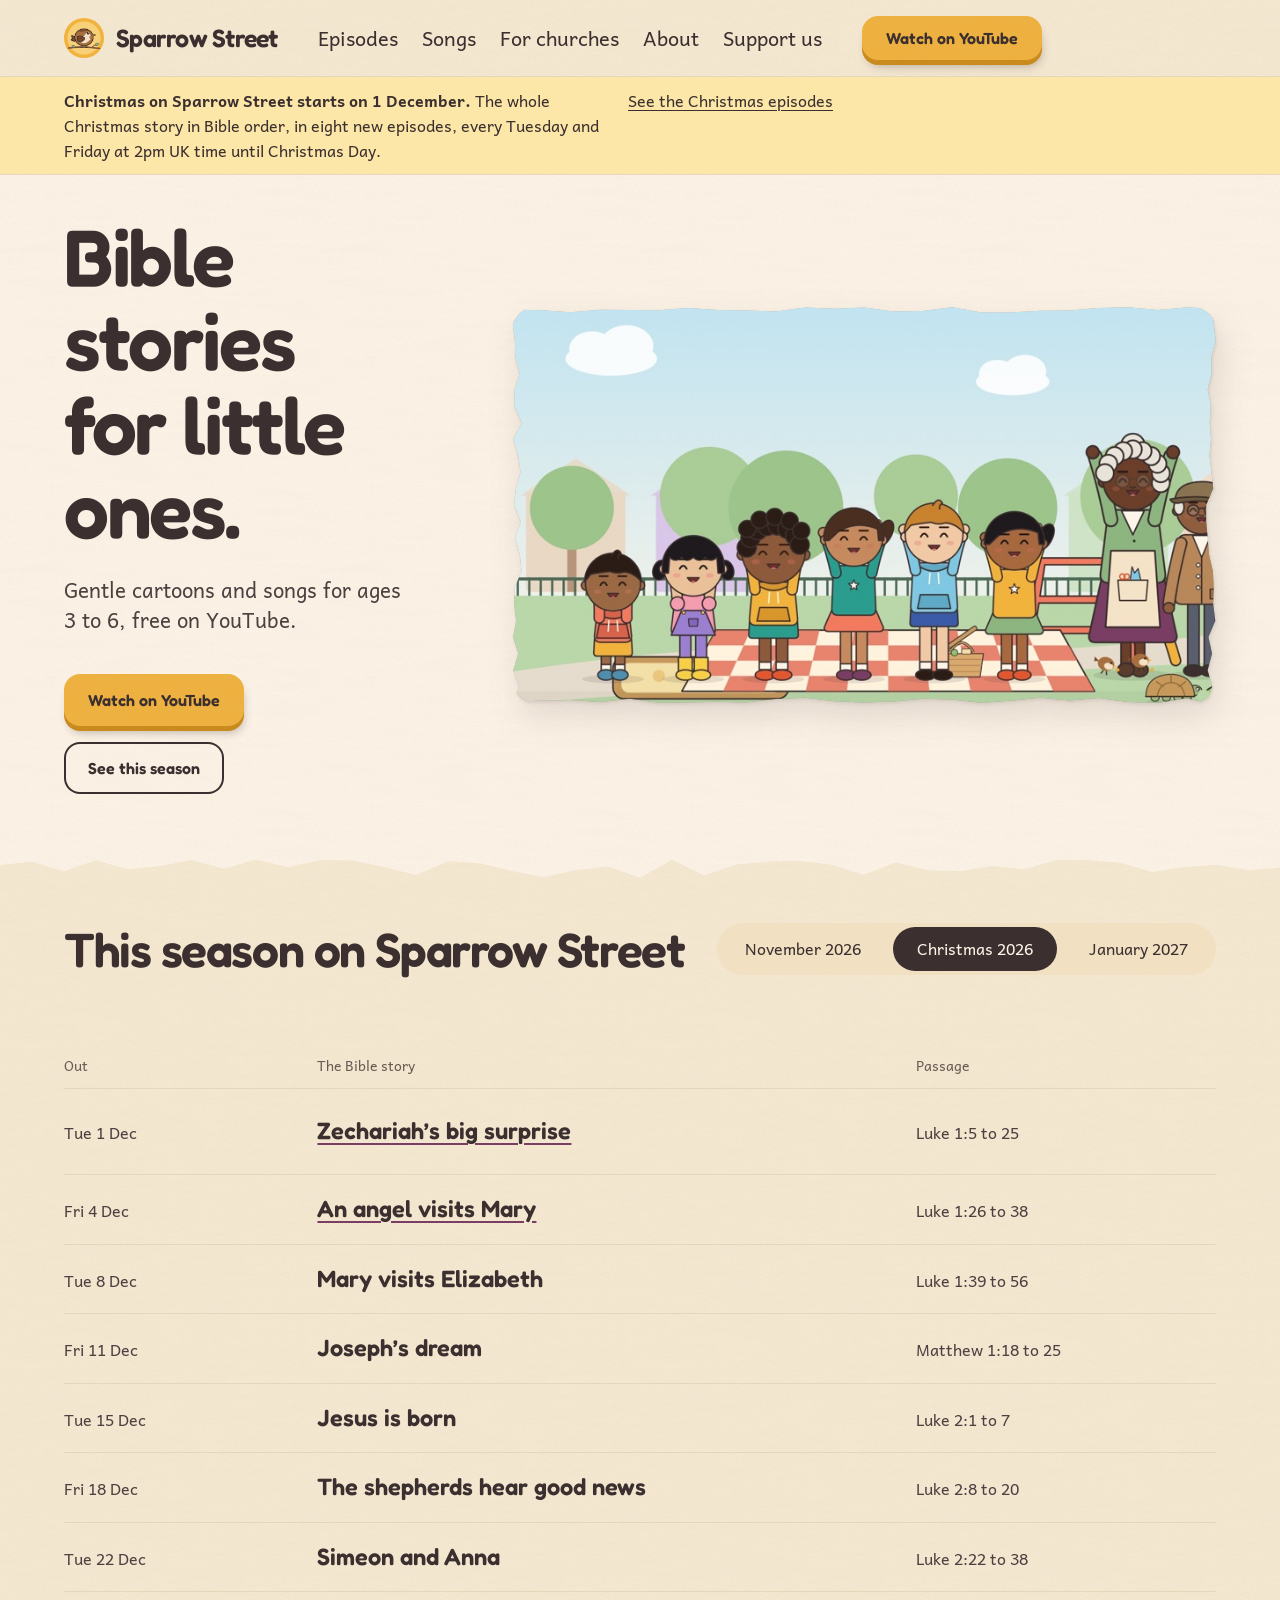
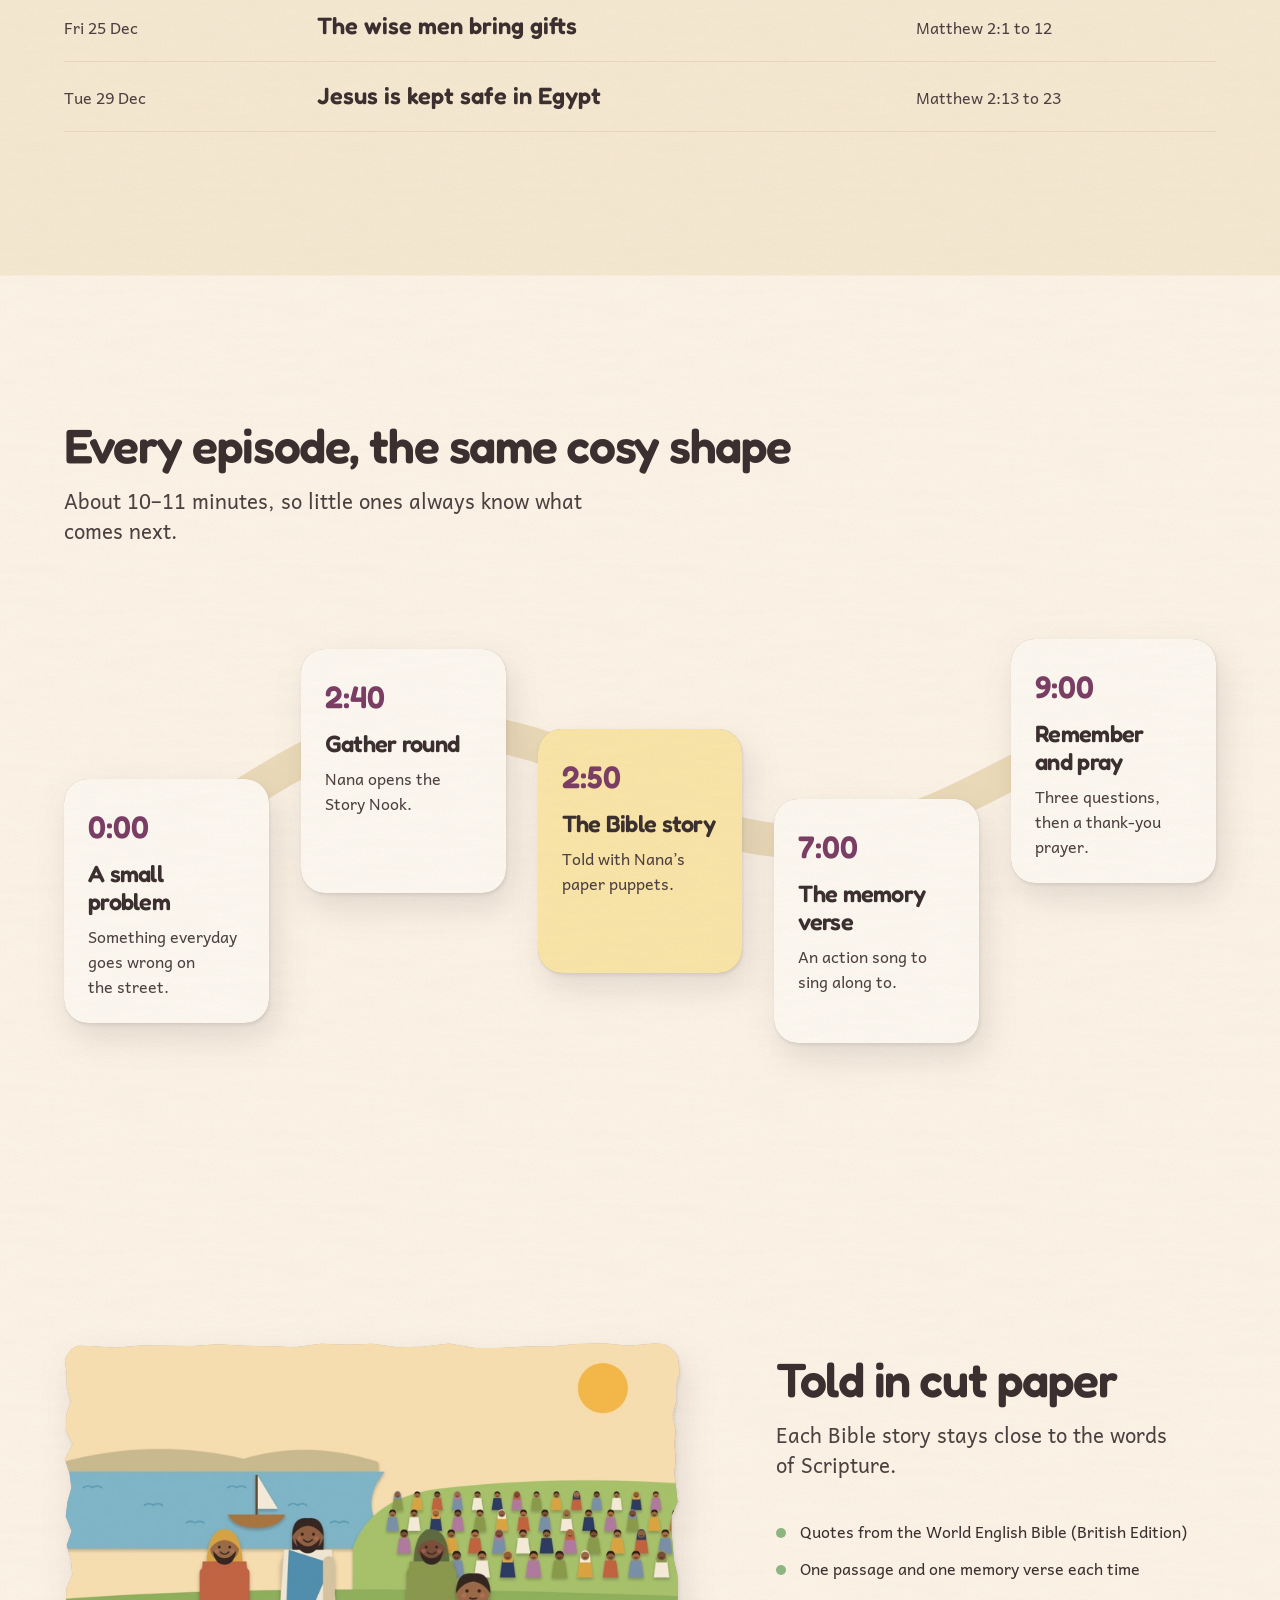
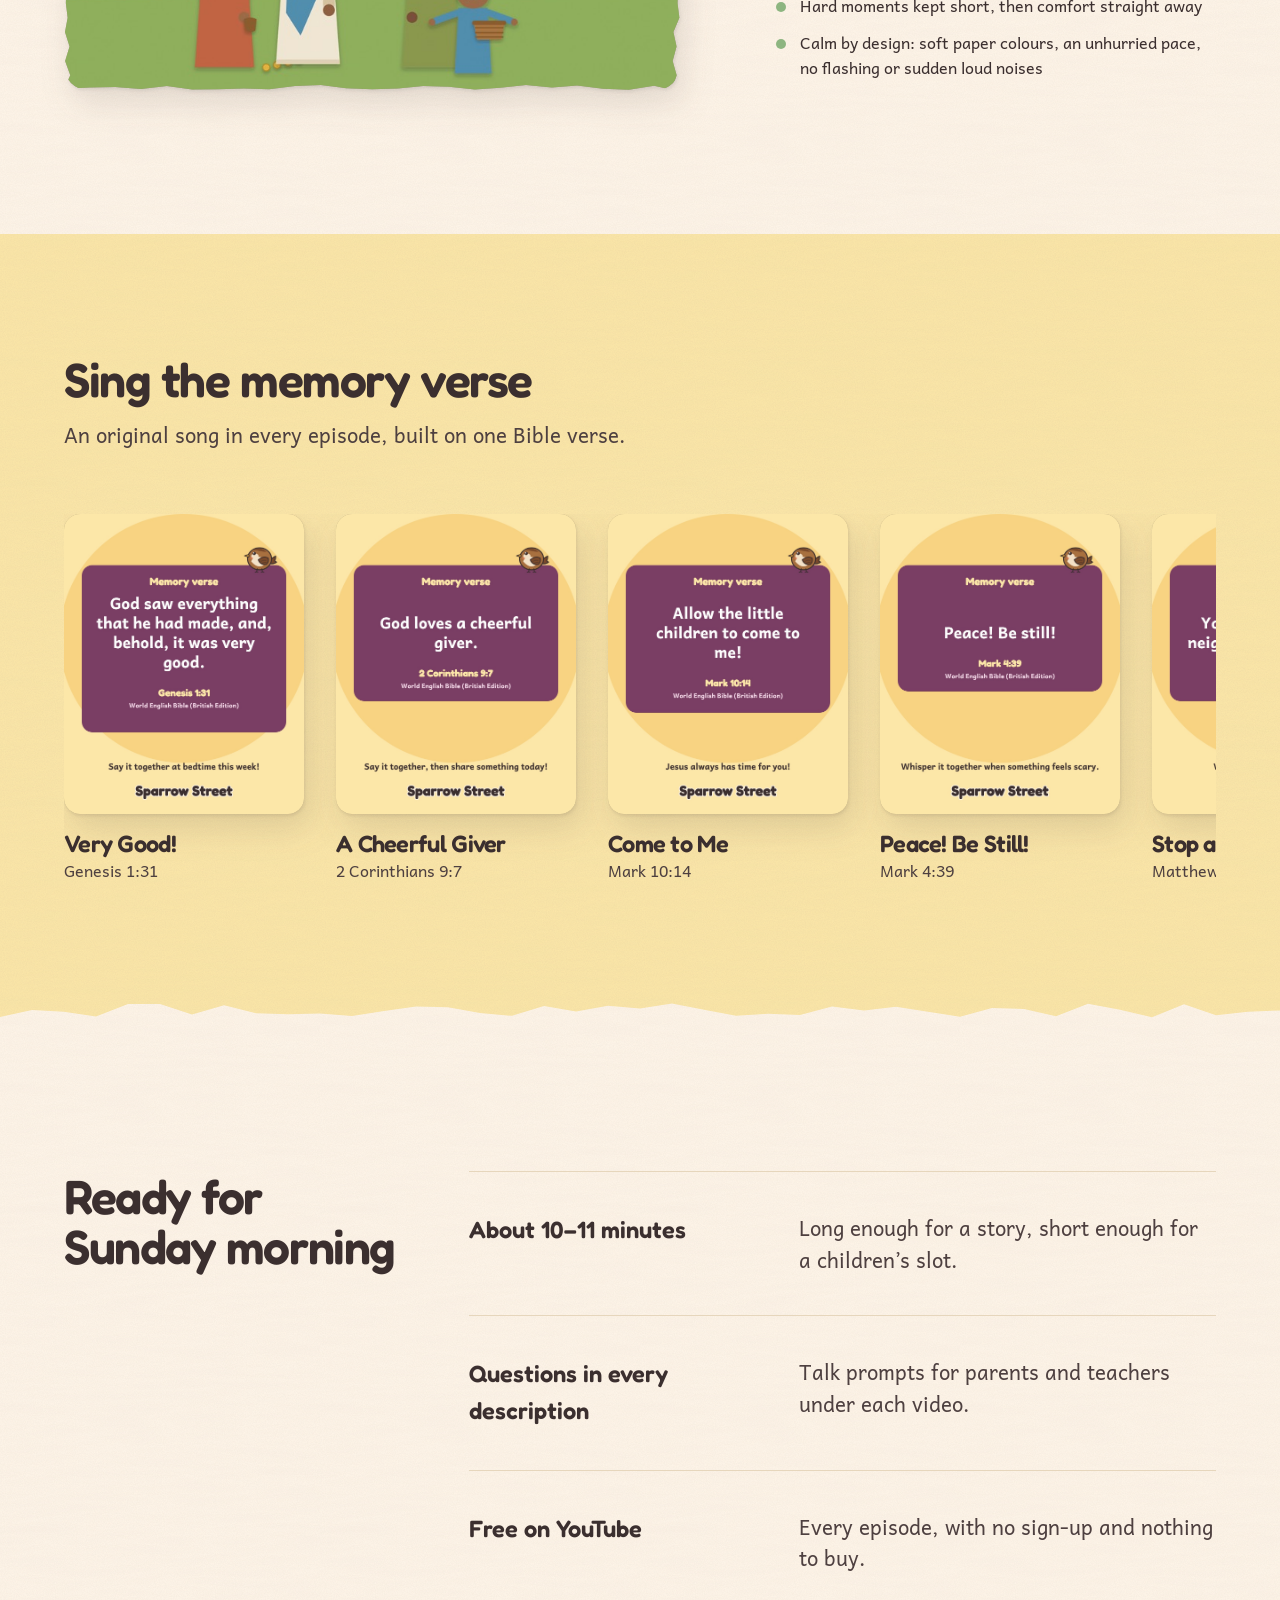
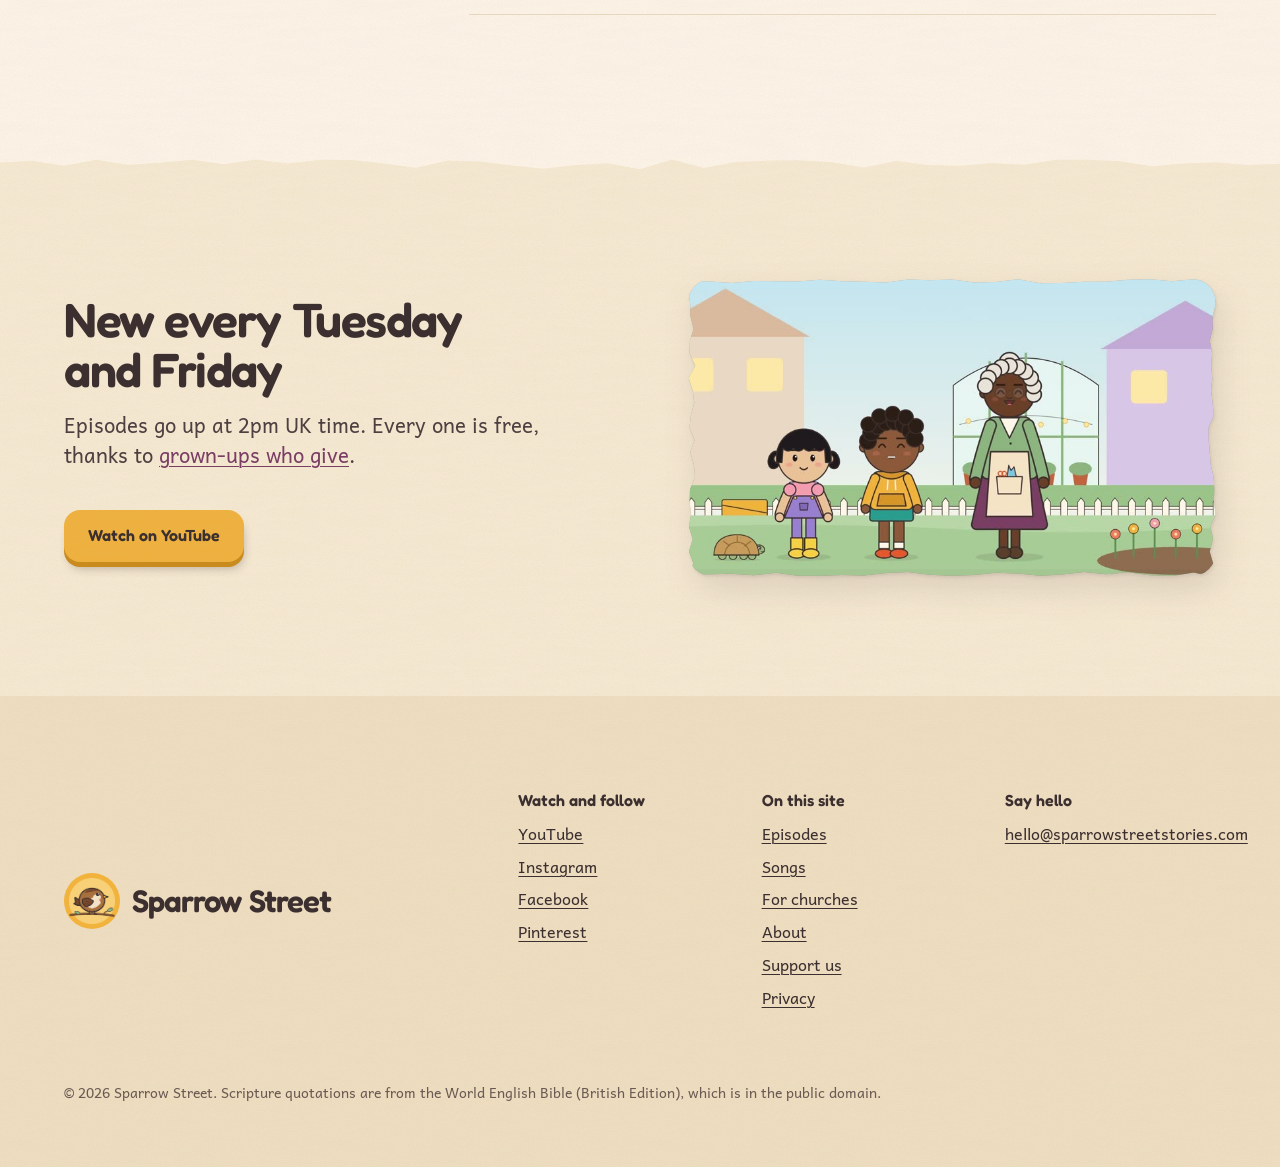
<file: docs/index.html>
<!doctype html>
<html lang="en-GB">
<head>
<meta charset="utf-8">
<meta name="viewport" content="width=device-width, initial-scale=1">
<title>Animated Bible Stories for Kids (Ages 3–6) | Sparrow Street</title>
<meta name="description" content="Gentle animated Bible stories and memory-verse songs for children aged 3 to 6. Christian cartoons for preschoolers, new every Tuesday and Friday, free on YouTube.">
<meta name="theme-color" content="#FFF6E9">
<link rel="icon" href="media/profile.png">
<link rel="stylesheet" href="site.css?v=20261114b">
<!-- seo -->
<meta name="p:domain_verify" content="d796cf2fb5b73b582912a2c143bada3b">
<meta name="google-site-verification" content="q0i8qQEbG1Is1xK2geX1io2PnjkO1TPNW3dHAat-qvA">
<link rel="canonical" href="https://sparrowstreetstories.com/">
<meta property="og:type" content="website">
<meta property="og:site_name" content="Sparrow Street">
<meta property="og:locale" content="en_GB">
<meta property="og:url" content="https://sparrowstreetstories.com/">
<meta property="og:title" content="Animated Bible Stories for Kids (Ages 3–6) | Sparrow Street">
<meta property="og:description" content="Gentle animated Bible stories and memory-verse songs for children aged 3 to 6. Christian cartoons for preschoolers, new every Tuesday and Friday, free on YouTube.">
<meta property="og:image" content="https://sparrowstreetstories.com/img/hero-picnic.jpg">
<meta property="og:image:width" content="1600">
<meta property="og:image:height" content="900">
<meta name="twitter:card" content="summary_large_image">
<script type="application/ld+json">{"@context": "https://schema.org", "@graph": [{"@type": "Organization", "@id": "https://sparrowstreetstories.com/#org", "name": "Sparrow Street", "url": "https://sparrowstreetstories.com/", "logo": "https://sparrowstreetstories.com/media/profile.png", "email": "hello@sparrowstreetstories.com", "description": "Animated Bible stories and memory-verse songs for children aged 3 to 6.", "sameAs": ["https://www.youtube.com/@SparrowStreetStories", "https://www.facebook.com/sparrowstreetstories/", "https://www.instagram.com/sparrowstreetstories/", "https://www.pinterest.com/sparrowstreetstories/"]}, {"@type": "WebSite", "@id": "https://sparrowstreetstories.com/#site", "name": "Sparrow Street", "url": "https://sparrowstreetstories.com/", "publisher": {"@id": "https://sparrowstreetstories.com/#org"}, "inLanguage": "en-GB"}]}</script>
<!-- /seo -->
</head>
<body>

<header class="nav">
  <div class="container nav__bar">
    <a class="wordmark" href="./"><img src="media/profile.png" alt="" width="40" height="40">Sparrow Street</a>
    <nav aria-label="Main">
      <ul class="nav__links">
        <li><a href="episodes">Episodes</a></li>
        <li><a href="songs">Songs</a></li>
        <li><a href="churches">For churches</a></li>
        <li><a href="about">About</a></li>
        <li><a href="support">Support us</a></li>
      </ul>
    </nav>
    <a class="btn btn--primary btn--nav" href="https://www.youtube.com/@SparrowStreetStories">Watch on YouTube</a>
    <details class="menu" data-menu>
      <summary class="menu__btn">Menu</summary>
      <div class="menu__panel">
        <ul class="menu__list">
        <li><a href="episodes">Episodes</a></li>
        <li><a href="songs">Songs</a></li>
        <li><a href="churches">For churches</a></li>
        <li><a href="about">About</a></li>
        <li><a href="support">Support us</a></li>
        </ul>
        <a class="btn btn--primary" href="https://www.youtube.com/@SparrowStreetStories">Watch on YouTube</a>
      </div>
    </details>
  </div>
</header>
<aside class="notice" id="notice-christmas" aria-label="News" data-notice-from="2026-11-23T00:00:00Z" data-notice-until="2026-12-26T00:00:00Z" hidden>
  <div class="container notice__inner">
    <p><strong>Christmas on Sparrow Street starts on 1 December.</strong> The whole Christmas story in Bible order, in eight new episodes, every Tuesday and Friday at 2pm UK time until Christmas Day.</p>
    <a href="#season" data-switch-to="dec">See the Christmas episodes</a>
  </div>
</aside>
<aside class="notice" id="notice-2027" aria-label="News" data-notice-from="2026-12-26T00:00:00Z" data-notice-until="2027-02-01T00:00:00Z" hidden>
  <div class="container notice__inner">
    <p><strong>Three new episodes a week in January.</strong> From 4 January 2027, a new Bible story every Monday, Wednesday and Friday at 2pm UK time.</p>
    <a href="#season">See the January episodes</a>
  </div>
</aside>

<main>
  <section class="hero" aria-labelledby="hero-head">
    <div class="container hero__grid">
      <div class="hero__text">
        <h1 id="hero-head">Bible stories for little ones.</h1>
        <p class="lead">Gentle cartoons and songs for ages 3 to 6, free on YouTube.</p>
        <div class="actions">
          <a class="btn btn--primary" href="https://www.youtube.com/@SparrowStreetStories">Watch on YouTube</a>
          <a class="btn" href="#season">See this season</a>
        </div>
      </div>
      <figure class="hero__picture sheet-photo">
        <img src="img/hero-picnic.jpg" srcset="img/hero-picnic-800.jpg 800w, img/hero-picnic.jpg 1600w" sizes="(max-width: 60rem) 100vw, 56vw" width="1600" height="900" alt="Nana Wren, Ezra, Hana and their friends at a picnic in the park, everyone's arms in the air" fetchpriority="high">
      </figure>
    </div>
  </section>

  <section class="season" id="season" aria-labelledby="season-head">
    <div class="container">
      <div class="season__head">
        <h2 id="season-head">This season on Sparrow Street</h2>
        <div class="switch" role="group" aria-label="Choose a month" data-switch>
          <button type="button" class="switch__opt" aria-pressed="true" data-show="nov">November 2026</button>
          <button type="button" class="switch__opt" aria-pressed="false" data-show="dec">Christmas 2026</button>
          <button type="button" class="switch__opt" aria-pressed="false" data-show="jan">January 2027</button>
        </div>
      </div>
      <div data-state="nov">
        <table class="index">
          <caption class="visually-hidden">November 2026 episodes, with the Bible story and passage</caption>
          <thead><tr><th scope="col">Out</th><th scope="col">The Bible story</th><th scope="col">Passage</th></tr></thead>
          <tbody>
            <tr class="index__lead"><td><time datetime="2026-11-13">Fri 13 Nov</time></td><th scope="row">God makes the world</th><td>Genesis 1 and 2</td></tr>
            <tr><td><time datetime="2026-11-17">Tue 17 Nov</time></td><th scope="row">A boy shares his lunch</th><td>John 6:1 to 14</td></tr>
            <tr><td><time datetime="2026-11-20">Fri 20 Nov</time></td><th scope="row">Jesus welcomes the children</th><td>Mark 10:13 to 16</td></tr>
            <tr><td><time datetime="2026-11-24">Tue 24 Nov</time></td><th scope="row">Jesus calms the storm</th><td>Mark 4:35 to 41</td></tr>
            <tr><td><time datetime="2026-11-27">Fri 27 Nov</time></td><th scope="row">The kind Samaritan</th><td>Luke 10:25 to 37</td></tr>
          </tbody>
        </table>
      </div>
      <div data-state="dec">
        <table class="index">
          <caption class="visually-hidden">December 2026 episodes: the Christmas story in Bible order</caption>
          <thead><tr><th scope="col">Out</th><th scope="col">The Bible story</th><th scope="col">Passage</th></tr></thead>
          <tbody>
            <tr class="index__lead"><td><time datetime="2026-12-01">Tue 1 Dec</time></td><th scope="row">Zechariah’s big surprise</th><td>Luke 1:5 to 25</td></tr>
            <tr><td><time datetime="2026-12-04">Fri 4 Dec</time></td><th scope="row">An angel visits Mary</th><td>Luke 1:26 to 38</td></tr>
            <tr><td><time datetime="2026-12-08">Tue 8 Dec</time></td><th scope="row">Mary visits Elizabeth</th><td>Luke 1:39 to 56</td></tr>
            <tr><td><time datetime="2026-12-11">Fri 11 Dec</time></td><th scope="row">Joseph’s dream</th><td>Matthew 1:18 to 25</td></tr>
            <tr><td><time datetime="2026-12-15">Tue 15 Dec</time></td><th scope="row">Jesus is born</th><td>Luke 2:1 to 7</td></tr>
            <tr><td><time datetime="2026-12-18">Fri 18 Dec</time></td><th scope="row">The shepherds hear good news</th><td>Luke 2:8 to 20</td></tr>
            <tr><td><time datetime="2026-12-22">Tue 22 Dec</time></td><th scope="row">Simeon and Anna</th><td>Luke 2:22 to 38</td></tr>
            <tr><td><time datetime="2026-12-25">Fri 25 Dec</time></td><th scope="row">The wise men bring gifts</th><td>Matthew 2:1 to 12</td></tr>
            <tr><td><time datetime="2026-12-29">Tue 29 Dec</time></td><th scope="row">Jesus is kept safe in Egypt</th><td>Matthew 2:13 to 23</td></tr>
          </tbody>
        </table>
      </div>
      <div data-state="jan">
        <table class="index">
          <caption class="visually-hidden">January 2027 episodes, three a week, with the Bible story and passage</caption>
          <thead><tr><th scope="col">Out</th><th scope="col">The Bible story</th><th scope="col">Passage</th></tr></thead>
          <tbody>
            <tr class="index__lead"><td><time datetime="2027-01-01">Fri 1 Jan</time></td><th scope="row">The boy Jesus at the temple</th><td>Luke 2:41 to 52</td></tr>
            <tr><td><time datetime="2027-01-04">Mon 4 Jan</time></td><th scope="row">Zacchaeus</th><td>Luke 19:1 to 10</td></tr>
            <tr><td><time datetime="2027-01-06">Wed 6 Jan</time></td><th scope="row">God calls Samuel</th><td>1 Samuel 3:1 to 10</td></tr>
            <tr><td><time datetime="2027-01-08">Fri 8 Jan</time></td><th scope="row">Ruth and Naomi</th><td>Ruth 1 and 2</td></tr>
            <tr><td><time datetime="2027-01-11">Mon 11 Jan</time></td><th scope="row">The lost sheep</th><td>Luke 15:3 to 7</td></tr>
            <tr><td><time datetime="2027-01-13">Wed 13 Jan</time></td><th scope="row">Blind Bartimaeus</th><td>Mark 10:46 to 52</td></tr>
            <tr><td><time datetime="2027-01-15">Fri 15 Jan</time></td><th scope="row">Jesus washes his friends’ feet</th><td>John 13:1 to 17</td></tr>
            <tr><td><time datetime="2027-01-18">Mon 18 Jan</time></td><th scope="row">David and Goliath</th><td>1 Samuel 17</td></tr>
            <tr><td><time datetime="2027-01-20">Wed 20 Jan</time></td><th scope="row">Daniel and the lions</th><td>Daniel 6</td></tr>
            <tr><td><time datetime="2027-01-22">Fri 22 Jan</time></td><th scope="row">Jonah</th><td>Jonah 1 to 3</td></tr>
            <tr><td><time datetime="2027-01-25">Mon 25 Jan</time></td><th scope="row">Baby Moses and Miriam</th><td>Exodus 2:1 to 10</td></tr>
            <tr><td><time datetime="2027-01-27">Wed 27 Jan</time></td><th scope="row">Noah and the rainbow promise</th><td>Genesis 6 to 9</td></tr>
            <tr><td><time datetime="2027-01-29">Fri 29 Jan</time></td><th scope="row">God sends the Holy Spirit</th><td>Acts 2:1 to 41</td></tr>
          </tbody>
        </table>
      </div>
    </div>
  </section>

  <section class="shape" aria-labelledby="shape-head">
    <div class="container">
      <h2 id="shape-head">Every episode, the same cosy shape</h2>
      <p class="lead shape__lead">About 10–11 minutes, so little ones always know what comes next.</p>
      <div class="map">
        <svg class="map__road" viewBox="0 0 1200 260" preserveAspectRatio="none" aria-hidden="true" focusable="false">
          <path d="M20 200 C 180 200, 220 70, 400 80 S 640 210, 800 190 S 1040 60, 1180 70" />
        </svg>
        <ol class="map__stops" aria-label="The parts of an episode, in order">
          <li><time>0:00</time><h3>A small problem</h3><p>Something everyday goes wrong on the street.</p></li>
          <li><time>2:40</time><h3>Gather round</h3><p>Nana opens the Story Nook.</p></li>
          <li><time>2:50</time><h3>The Bible story</h3><p>Told with Nana’s paper puppets.</p></li>
          <li><time>7:00</time><h3>The memory verse</h3><p>An action song to sing along to.</p></li>
          <li><time>9:00</time><h3>Remember and pray</h3><p>Three questions, then a thank-you prayer.</p></li>
        </ol>
      </div>
    </div>
  </section>

  <section class="nook" aria-labelledby="nook-head">
    <div class="container nook__grid">
      <figure class="nook__picture sheet-photo">
        <img src="img/paper-crowd.jpg" srcset="img/paper-crowd-800.jpg 800w, img/paper-crowd.jpg 1600w" sizes="(max-width: 60rem) 100vw, 58vw" width="1600" height="900" alt="The Story Nook's paper puppets: a boy holds out his basket of loaves and fish to Jesus beside the lake, with a huge crowd on the hill" loading="lazy">
      </figure>
      <div class="nook__text">
        <h2 id="nook-head">Told in cut paper</h2>
        <p class="lead">Each Bible story stays close to the words of Scripture.</p>
        <ul class="facts">
          <li>Quotes from the World English Bible (British Edition)</li>
          <li>One passage and one memory verse each time</li>
          <li>Hard moments kept short, then comfort straight away</li>
          <li>Calm by design: soft paper colours, an unhurried pace, no flashing or sudden loud noises</li>
        </ul>
      </div>
    </div>
  </section>

  <section class="songs" id="songs" aria-labelledby="songs-head">
    <div class="songs__paper">
      <div class="container">
        <h2 id="songs-head">Sing the memory verse</h2>
        <p class="lead">An original song in every episode, built on one Bible verse.</p>
      </div>
      <div class="container rail-wrap">
        <ul class="rail" tabindex="0" aria-label="Memory-verse songs">
          <li><img src="media/2026-11/ep001-verse.jpg" width="1080" height="1350" alt="Memory verse card: God saw everything that he had made, and, behold, it was very good. Genesis 1:31" loading="lazy"><h3>Very Good!</h3><p>Genesis 1:31</p></li>
          <li><img src="media/2026-11/ep013-verse.jpg" width="1080" height="1350" alt="Memory verse card: God loves a cheerful giver. 2 Corinthians 9:7" loading="lazy"><h3>A Cheerful Giver</h3><p>2 Corinthians 9:7</p></li>
          <li><img src="media/2026-11/ep008-verse.jpg" width="1080" height="1350" alt="Memory verse card: Allow the little children to come to me! Mark 10:14" loading="lazy"><h3>Come to Me</h3><p>Mark 10:14</p></li>
          <li><img src="media/2026-11/ep014-verse.jpg" width="1080" height="1350" alt="Memory verse card: Peace! Be still! Mark 4:39" loading="lazy"><h3>Peace! Be Still!</h3><p>Mark 4:39</p></li>
          <li><img src="media/2026-11/ep009-verse.jpg" width="1080" height="1350" alt="Memory verse card: You shall love your neighbour as yourself. Matthew 22:39" loading="lazy"><h3>Stop and Help</h3><p>Matthew 22:39</p></li>
        </ul>
      </div>
    </div>
  </section>

  <section class="churches" id="churches" aria-labelledby="churches-head">
    <div class="container churches__grid">
      <h2 id="churches-head">Ready for Sunday morning</h2>
      <dl class="rows">
        <div><dt>About 10–11 minutes</dt><dd>Long enough for a story, short enough for a children’s slot.</dd></div>
        <div><dt>Questions in every description</dt><dd>Talk prompts for parents and teachers under each video.</dd></div>
        <div><dt>Free on YouTube</dt><dd>Every episode, with no sign-up and nothing to buy.</dd></div>
      </dl>
    </div>
  </section>

  <section class="close" aria-labelledby="close-head">
    <div class="container close__grid">
      <div>
        <h2 id="close-head">New every Tuesday and Friday</h2>
        <p class="lead">Episodes go up at 2pm UK time. Every one is free, thanks to <a href="support">grown-ups who give</a>.</p>
        <div class="actions"><a class="btn btn--primary" href="https://www.youtube.com/@SparrowStreetStories">Watch on YouTube</a></div>
      </div>
      <figure class="close__picture sheet-photo">
        <img src="img/garden.jpg" srcset="img/garden-800.jpg 800w, img/garden.jpg 1600w" sizes="(max-width: 60rem) 100vw, 40vw" width="1600" height="900" alt="Nana Wren waves from her garden while Hana and Ezra stand beside her" loading="lazy">
      </figure>
    </div>
  </section>
</main>

<footer class="footer">
  <div class="container footer__grid">
    <p class="footer__mark"><img src="media/profile.png" alt="" width="56" height="56">Sparrow Street</p>
    <nav aria-label="Watch and follow">
      <h2 class="footer__head">Watch and follow</h2>
      <ul>
        <li><a href="https://www.youtube.com/@SparrowStreetStories">YouTube</a></li>
        <li><a href="https://www.instagram.com/sparrowstreetstories/">Instagram</a></li>
        <li><a href="https://www.facebook.com/sparrowstreetstories/">Facebook</a></li>
        <li><a href="https://www.pinterest.com/sparrowstreetstories/">Pinterest</a></li>
      </ul>
    </nav>
    <nav aria-label="On this site">
      <h2 class="footer__head">On this site</h2>
      <ul>
        <li><a href="episodes">Episodes</a></li>
        <li><a href="songs">Songs</a></li>
        <li><a href="churches">For churches</a></li>
        <li><a href="about">About</a></li>
        <li><a href="support">Support us</a></li>
        <li><a href="privacy">Privacy</a></li>
      </ul>
    </nav>
    <div>
      <h2 class="footer__head">Say hello</h2>
      <p><a href="mailto:hello@sparrowstreetstories.com">hello@sparrowstreetstories.com</a></p>
    </div>
    <p class="footer__legal">© 2026 Sparrow Street. Scripture quotations are from the World English Bible (British Edition), which is in the public domain.</p>
  </div>
</footer>

<script>
  (() => {
    // Date-gated news notices: each shows from data-notice-from until data-notice-until
    const now = new Date();
    document.querySelectorAll('[data-notice-from]').forEach((n) => {
      if (now >= new Date(n.dataset.noticeFrom) && now < new Date(n.dataset.noticeUntil)) n.hidden = false;
    });
    // A notice link can open a tab in the season switch (e.g. the Christmas episodes)
    document.querySelectorAll('[data-switch-to]').forEach((a) => a.addEventListener('click', () => {
      const b = document.querySelector('[data-show="' + a.dataset.switchTo + '"]');
      if (b) b.click();
    }));
  })();
</script>
<script>
  document.querySelectorAll('[data-switch]').forEach((group) => {
    const section = group.closest('section');
    const opts = group.querySelectorAll('[data-show]');
    const show = (key) => {
      section.querySelectorAll('[data-state]').forEach((s) => { s.hidden = s.dataset.state !== key; });
      opts.forEach((o) => o.setAttribute('aria-pressed', String(o.dataset.show === key)));
    };
    opts.forEach((o) => o.addEventListener('click', () => show(o.dataset.show)));
    const now = new Date();
    show(now >= new Date('2027-01-01T00:00:00Z') ? 'jan' : now >= new Date('2026-12-01T00:00:00Z') ? 'dec' : 'nov');
  });
</script>
<script>
  document.querySelectorAll('[data-menu]').forEach((m) => {
    document.addEventListener('keydown', (e) => { if (e.key === 'Escape' && m.open) { m.open = false; m.querySelector('summary').focus(); } });
    document.addEventListener('click', (e) => { if (m.open && !m.contains(e.target)) m.open = false; });
  });
</script>
<script src="live.js" defer></script>
</body>
</html>
</file>
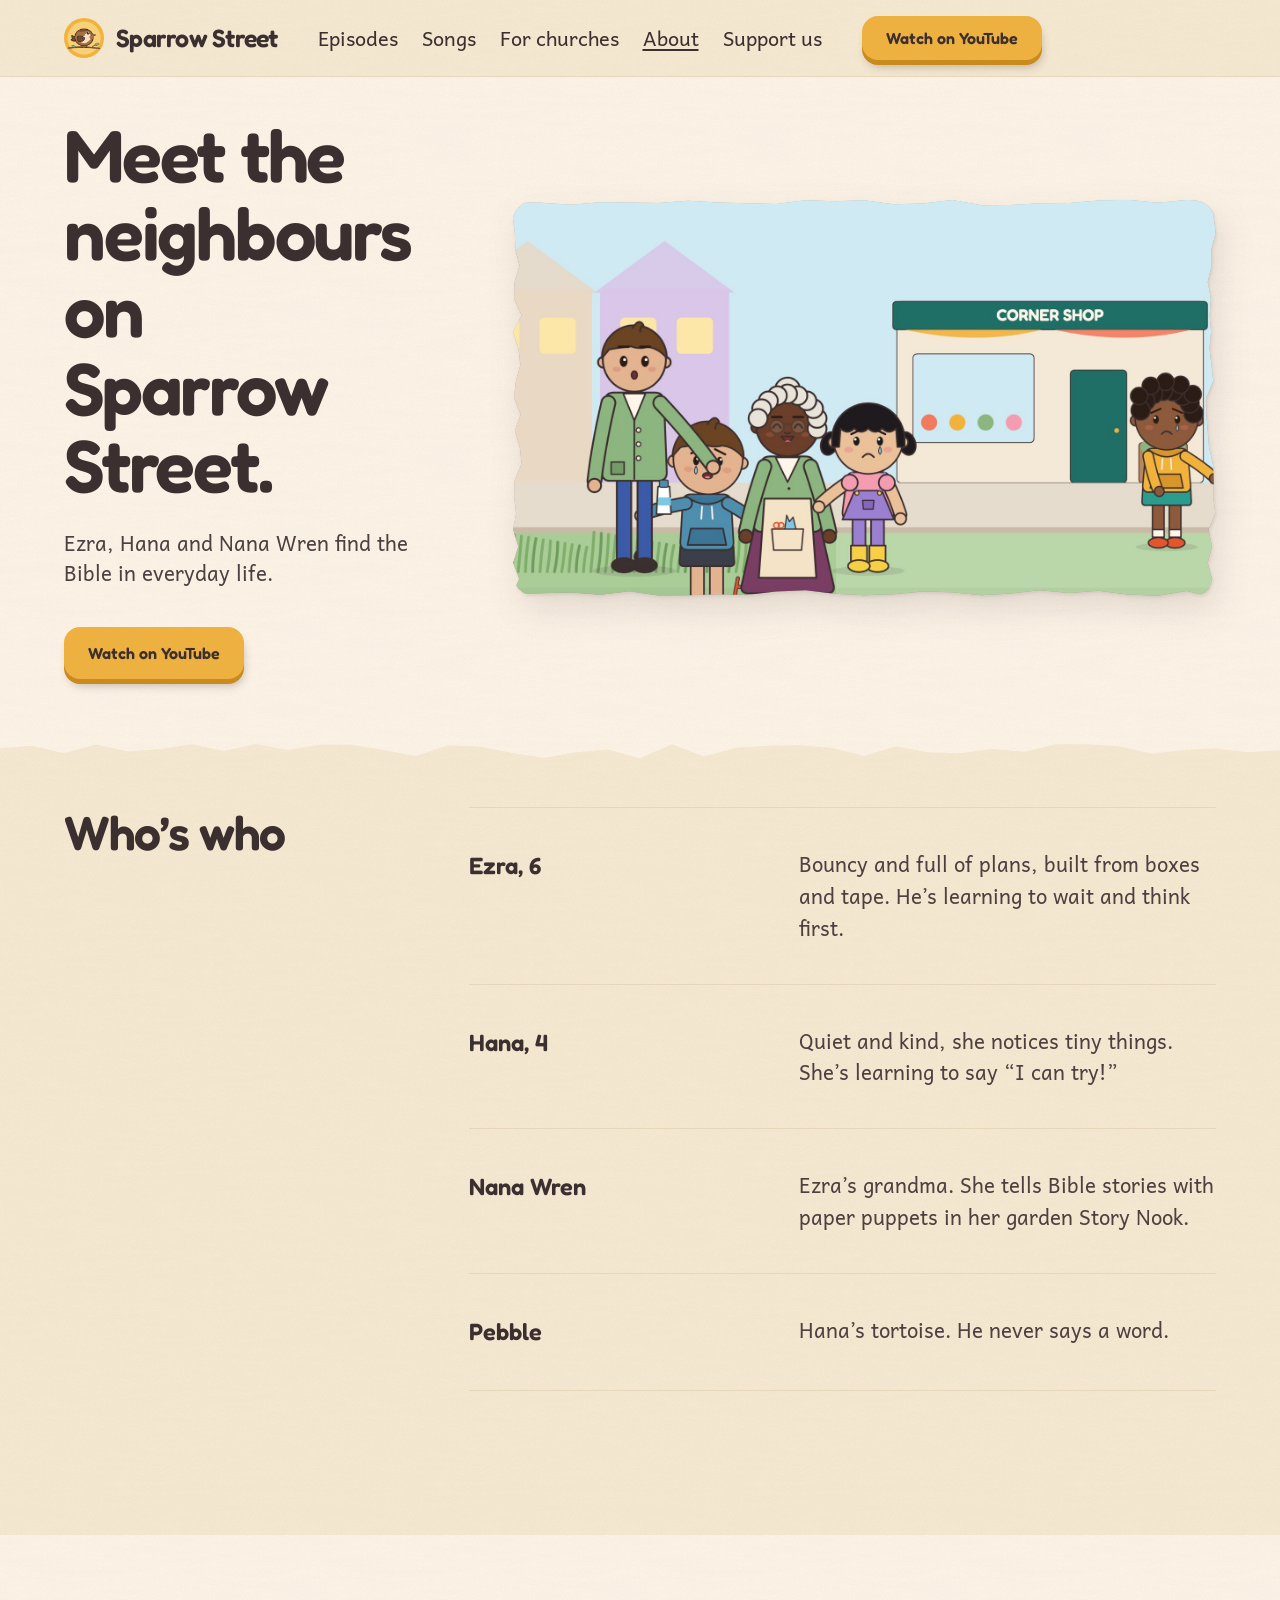
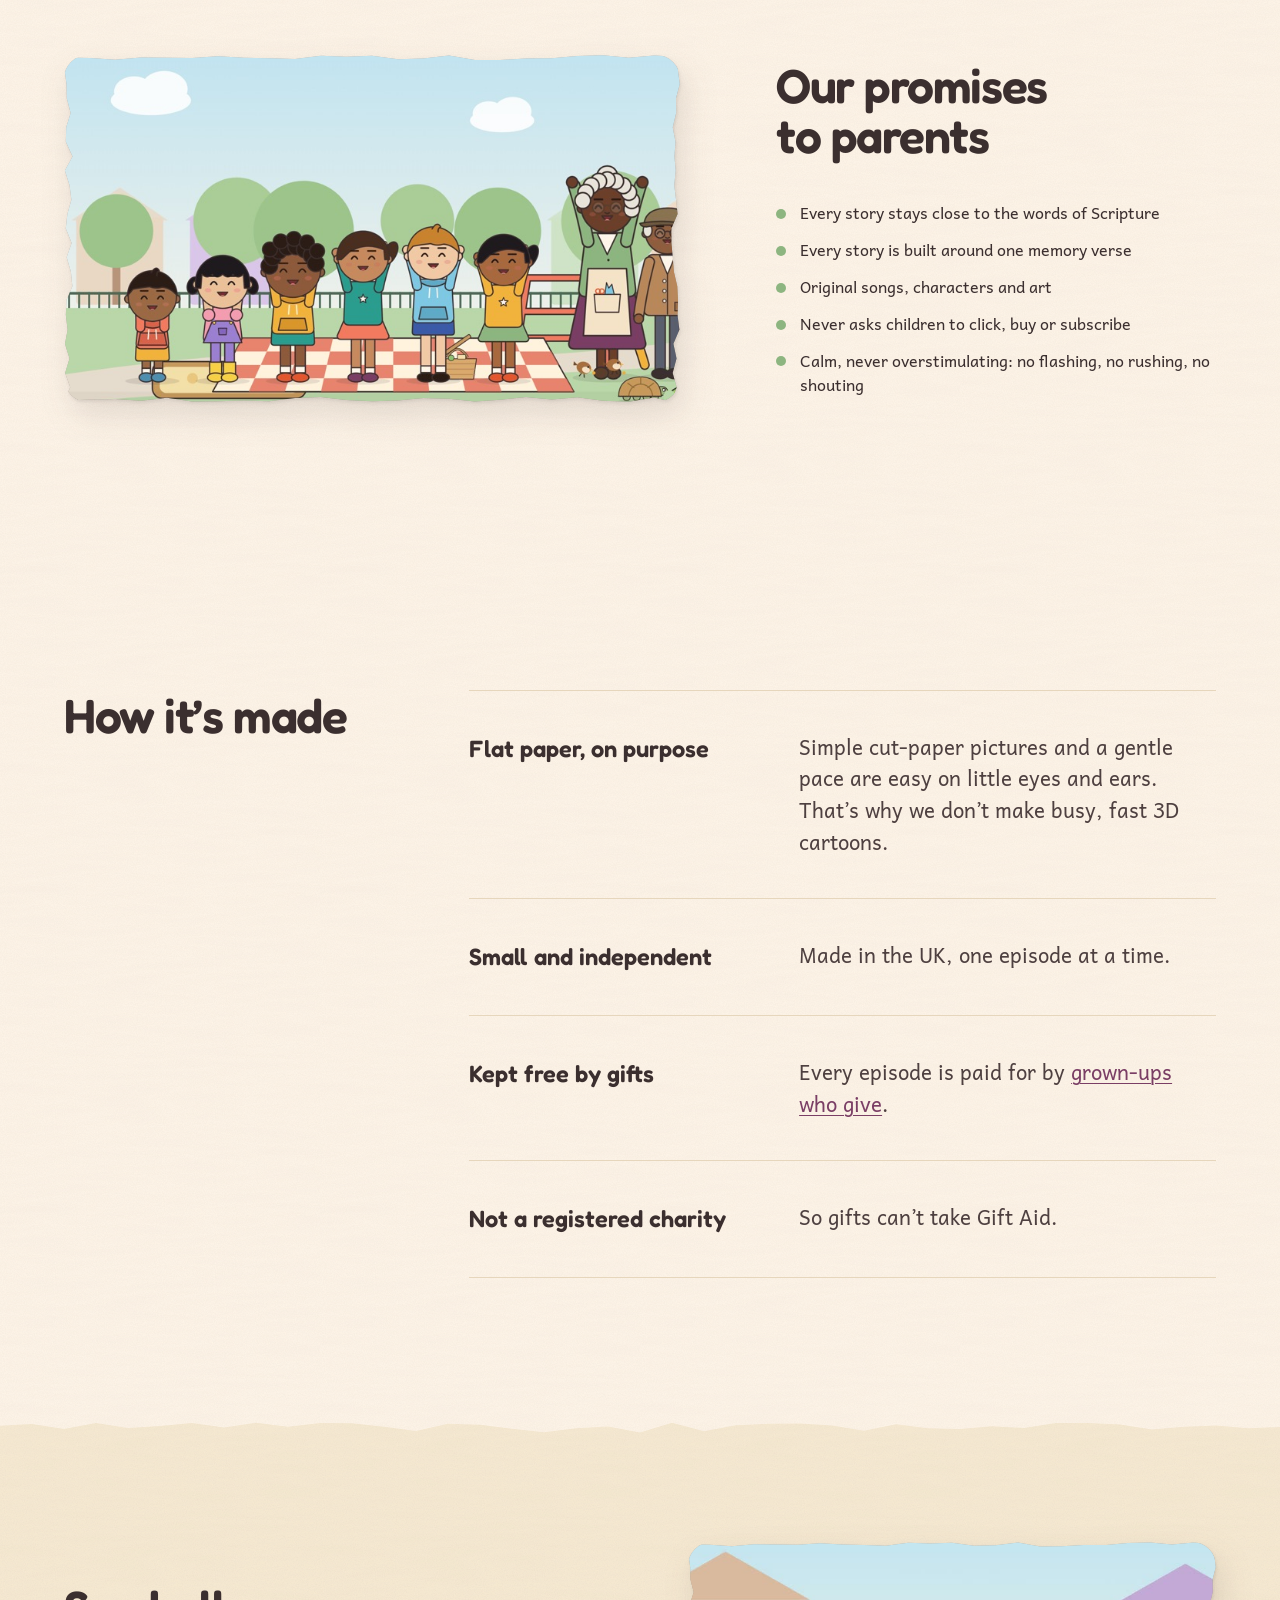
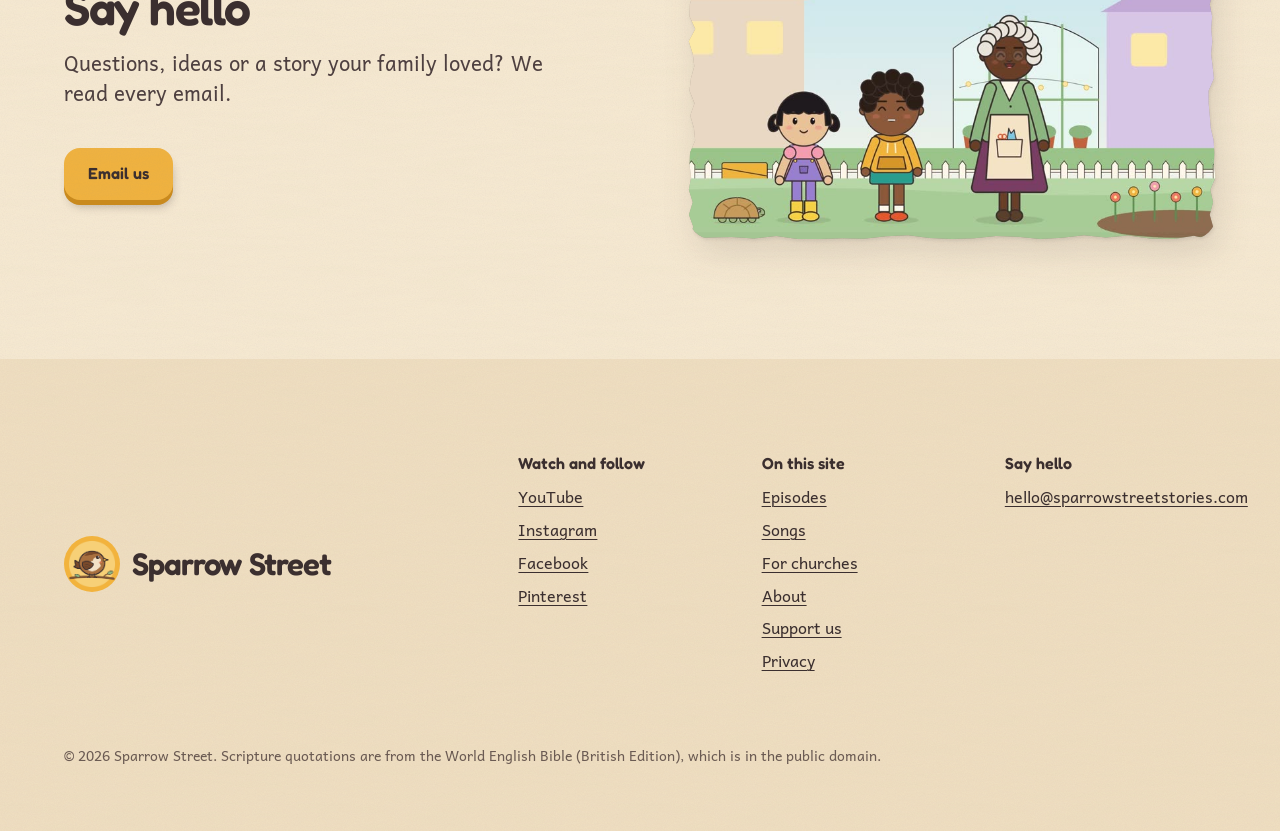
<file: docs/about.html>
<!doctype html>
<html lang="en-GB">
<head>
<meta charset="utf-8">
<meta name="viewport" content="width=device-width, initial-scale=1">
<title>About Sparrow Street: Bible Cartoons for Little Ones</title>
<meta name="description" content="Meet Ezra, Hana and Nana Wren, the neighbours of Sparrow Street, and find out how our animated Bible stories for young children are made.">
<meta name="theme-color" content="#FFF6E9">
<link rel="icon" href="media/profile.png">
<link rel="stylesheet" href="site.css?v=20261114b">
<!-- seo -->
<link rel="canonical" href="https://sparrowstreetstories.com/about">
<meta property="og:type" content="website">
<meta property="og:site_name" content="Sparrow Street">
<meta property="og:locale" content="en_GB">
<meta property="og:url" content="https://sparrowstreetstories.com/about">
<meta property="og:title" content="About Sparrow Street: Bible Cartoons for Little Ones">
<meta property="og:description" content="Meet Ezra, Hana and Nana Wren, the neighbours of Sparrow Street, and find out how our animated Bible stories for young children are made.">
<meta property="og:image" content="https://sparrowstreetstories.com/img/street.jpg">
<meta property="og:image:width" content="1600">
<meta property="og:image:height" content="900">
<meta name="twitter:card" content="summary_large_image">
<!-- /seo -->
</head>
<body>

<header class="nav">
  <div class="container nav__bar">
    <a class="wordmark" href="./"><img src="media/profile.png" alt="" width="40" height="40">Sparrow Street</a>
    <nav aria-label="Main">
      <ul class="nav__links">
        <li><a href="episodes">Episodes</a></li>
        <li><a href="songs">Songs</a></li>
        <li><a href="churches">For churches</a></li>
        <li><a href="about" aria-current="page">About</a></li>
        <li><a href="support">Support us</a></li>
      </ul>
    </nav>
    <a class="btn btn--primary btn--nav" href="https://www.youtube.com/@SparrowStreetStories">Watch on YouTube</a>
    <details class="menu" data-menu>
      <summary class="menu__btn">Menu</summary>
      <div class="menu__panel">
        <ul class="menu__list">
        <li><a href="episodes">Episodes</a></li>
        <li><a href="songs">Songs</a></li>
        <li><a href="churches">For churches</a></li>
        <li><a href="about" aria-current="page">About</a></li>
        <li><a href="support">Support us</a></li>
        </ul>
        <a class="btn btn--primary" href="https://www.youtube.com/@SparrowStreetStories">Watch on YouTube</a>
      </div>
    </details>
  </div>
</header>

<main>
  <section class="hero hero--page" aria-labelledby="about-head">
    <div class="container hero__grid">
      <div class="hero__text">
        <h1 id="about-head">Meet the neighbours on Sparrow Street.</h1>
        <p class="lead">Ezra, Hana and Nana Wren find the Bible in everyday life.</p>
        <div class="actions"><a class="btn btn--primary" href="https://www.youtube.com/@SparrowStreetStories">Watch on YouTube</a></div>
      </div>
      <figure class="hero__picture sheet-photo">
        <img src="img/street.jpg" srcset="img/street-800.jpg 800w, img/street.jpg 1600w" sizes="(max-width: 60rem) 100vw, 64vw" width="1600" height="900" alt="Nana Wren with Ezra, Hana and friends outside the corner shop on Sparrow Street" fetchpriority="high">
      </figure>
    </div>
  </section>

  <section class="season" aria-labelledby="cast-head">
    <div class="container churches__grid">
      <h2 id="cast-head">Who’s who</h2>
      <dl class="rows">
        <div><dt>Ezra, 6</dt><dd>Bouncy and full of plans, built from boxes and tape. He’s learning to wait and think first.</dd></div>
        <div><dt>Hana, 4</dt><dd>Quiet and kind, she notices tiny things. She’s learning to say “I can try!”</dd></div>
        <div><dt>Nana Wren</dt><dd>Ezra’s grandma. She tells Bible stories with paper puppets in her garden Story Nook.</dd></div>
        <div><dt>Pebble</dt><dd>Hana’s tortoise. He never says a word.</dd></div>
      </dl>
    </div>
  </section>

  <section class="nook" aria-labelledby="promise-head">
    <div class="container nook__grid">
      <figure class="nook__picture sheet-photo">
        <img src="img/hero-picnic.jpg" srcset="img/hero-picnic-800.jpg 800w, img/hero-picnic.jpg 1600w" sizes="(max-width: 60rem) 100vw, 58vw" width="1600" height="900" alt="Nana Wren, Ezra, Hana and their friends at a picnic in the park, everyone's arms in the air" loading="lazy">
      </figure>
      <div class="nook__text">
        <h2 id="promise-head">Our promises to parents</h2>
        <ul class="facts">
          <li>Every story stays close to the words of Scripture</li>
          <li>Every story is built around one memory verse</li>
          <li>Original songs, characters and art</li>
          <li>Never asks children to click, buy or subscribe</li>
          <li>Calm, never overstimulating: no flashing, no rushing, no shouting</li>
        </ul>
      </div>
    </div>
  </section>

  <section class="churches" aria-labelledby="made-head">
    <div class="container churches__grid">
      <h2 id="made-head">How it’s made</h2>
      <dl class="rows">
        <div><dt>Flat paper, on purpose</dt><dd>Simple cut-paper pictures and a gentle pace are easy on little eyes and ears. That’s why we don’t make busy, fast 3D cartoons.</dd></div>
        <div><dt>Small and independent</dt><dd>Made in the UK, one episode at a time.</dd></div>
        <div><dt>Kept free by gifts</dt><dd>Every episode is paid for by <a href="support">grown-ups who give</a>.</dd></div>
        <div><dt>Not a registered charity</dt><dd>So gifts can’t take Gift Aid.</dd></div>
      </dl>
    </div>
  </section>

  <section class="close" aria-labelledby="about-close">
    <div class="container close__grid">
      <div>
        <h2 id="about-close">Say hello</h2>
        <p class="lead">Questions, ideas or a story your family loved? We read every email.</p>
        <div class="actions"><a class="btn btn--primary" href="mailto:hello@sparrowstreetstories.com">Email us</a></div>
      </div>
      <figure class="close__picture sheet-photo">
        <img src="img/garden.jpg" srcset="img/garden-800.jpg 800w, img/garden.jpg 1600w" sizes="(max-width: 60rem) 100vw, 40vw" width="1600" height="900" alt="Nana Wren waves from her garden while Hana and Ezra stand beside her" loading="lazy">
      </figure>
    </div>
  </section>
</main>

<footer class="footer">
  <div class="container footer__grid">
    <p class="footer__mark"><img src="media/profile.png" alt="" width="56" height="56">Sparrow Street</p>
    <nav aria-label="Watch and follow">
      <h2 class="footer__head">Watch and follow</h2>
      <ul>
        <li><a href="https://www.youtube.com/@SparrowStreetStories">YouTube</a></li>
        <li><a href="https://www.instagram.com/sparrowstreetstories/">Instagram</a></li>
        <li><a href="https://www.facebook.com/sparrowstreetstories/">Facebook</a></li>
        <li><a href="https://www.pinterest.com/sparrowstreetstories/">Pinterest</a></li>
      </ul>
    </nav>
    <nav aria-label="On this site">
      <h2 class="footer__head">On this site</h2>
      <ul>
        <li><a href="episodes">Episodes</a></li>
        <li><a href="songs">Songs</a></li>
        <li><a href="churches">For churches</a></li>
        <li><a href="about">About</a></li>
        <li><a href="support">Support us</a></li>
        <li><a href="privacy">Privacy</a></li>
      </ul>
    </nav>
    <div>
      <h2 class="footer__head">Say hello</h2>
      <p><a href="mailto:hello@sparrowstreetstories.com">hello@sparrowstreetstories.com</a></p>
    </div>
    <p class="footer__legal">© 2026 Sparrow Street. Scripture quotations are from the World English Bible (British Edition), which is in the public domain.</p>
  </div>
</footer>

<script>
  document.querySelectorAll('[data-menu]').forEach((m) => {
    document.addEventListener('keydown', (e) => { if (e.key === 'Escape' && m.open) { m.open = false; m.querySelector('summary').focus(); } });
    document.addEventListener('click', (e) => { if (m.open && !m.contains(e.target)) m.open = false; });
  });
</script>
</body>
</html>
</file>
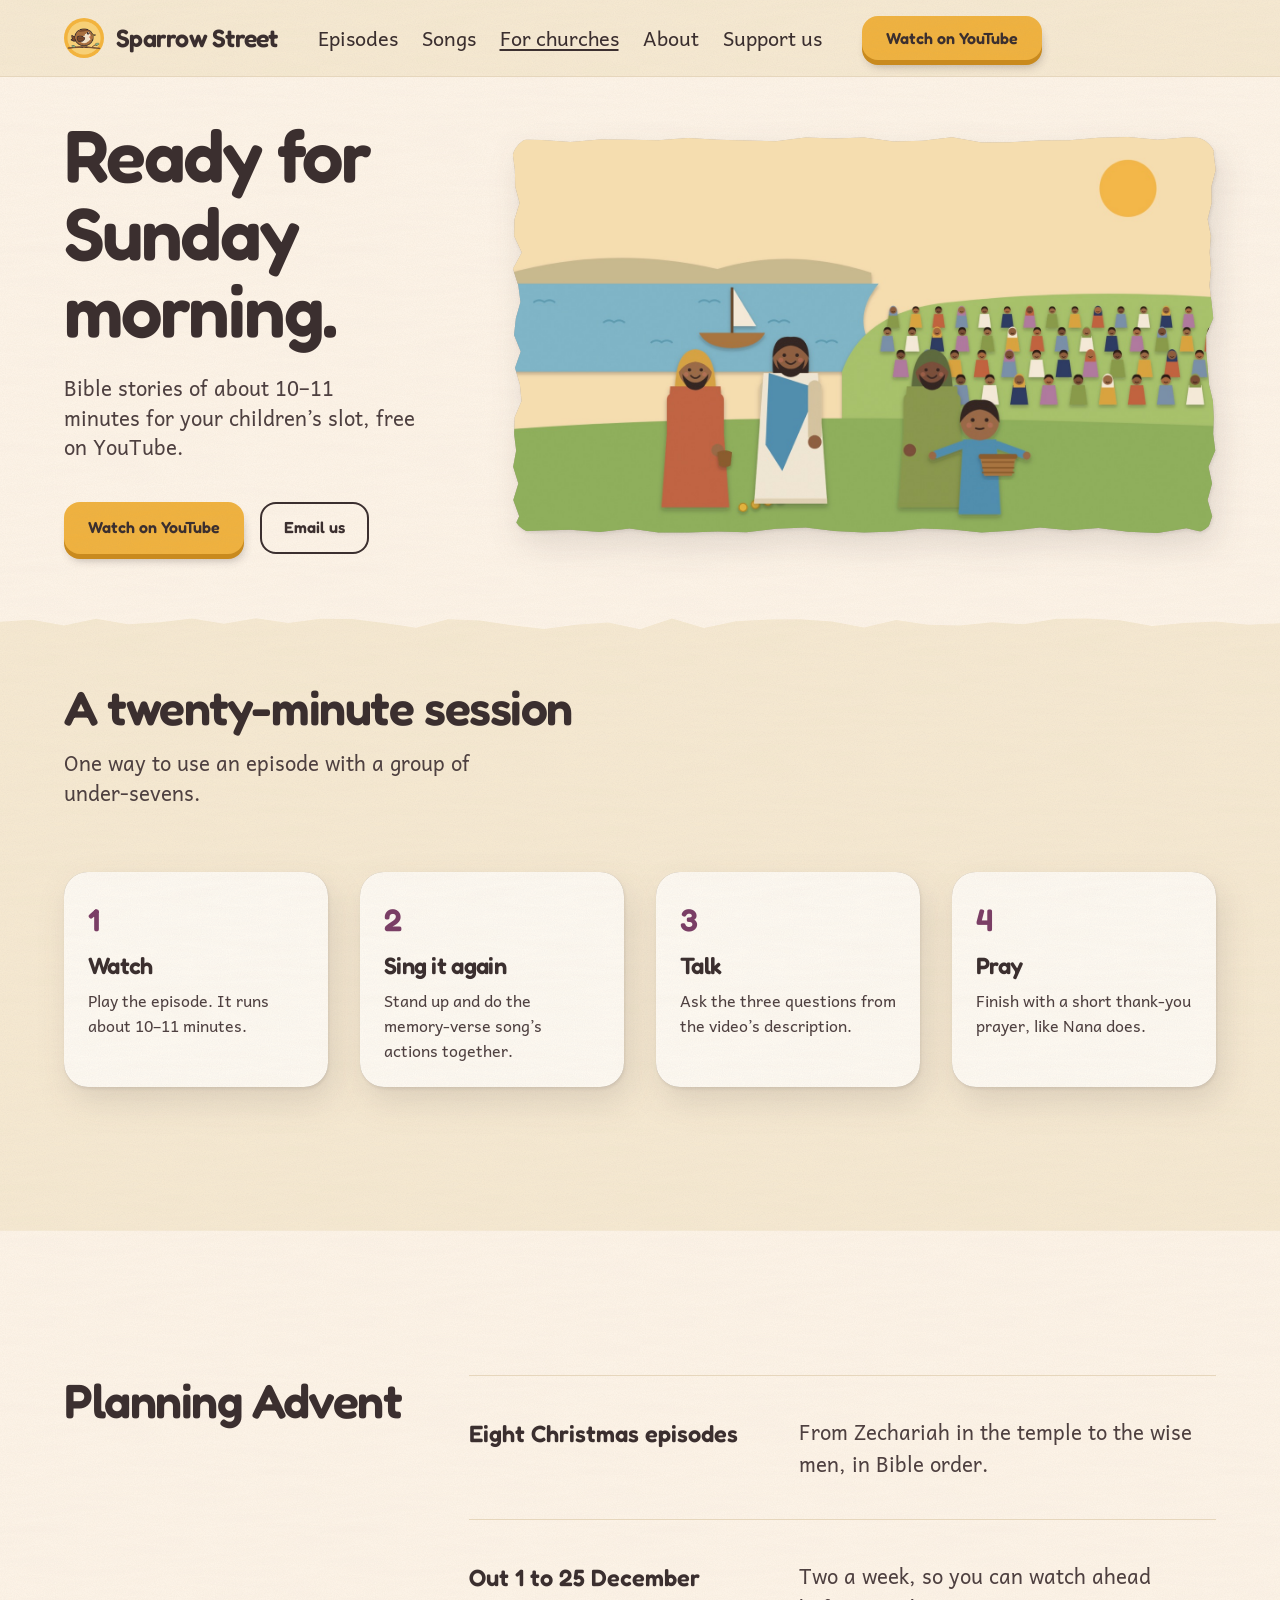
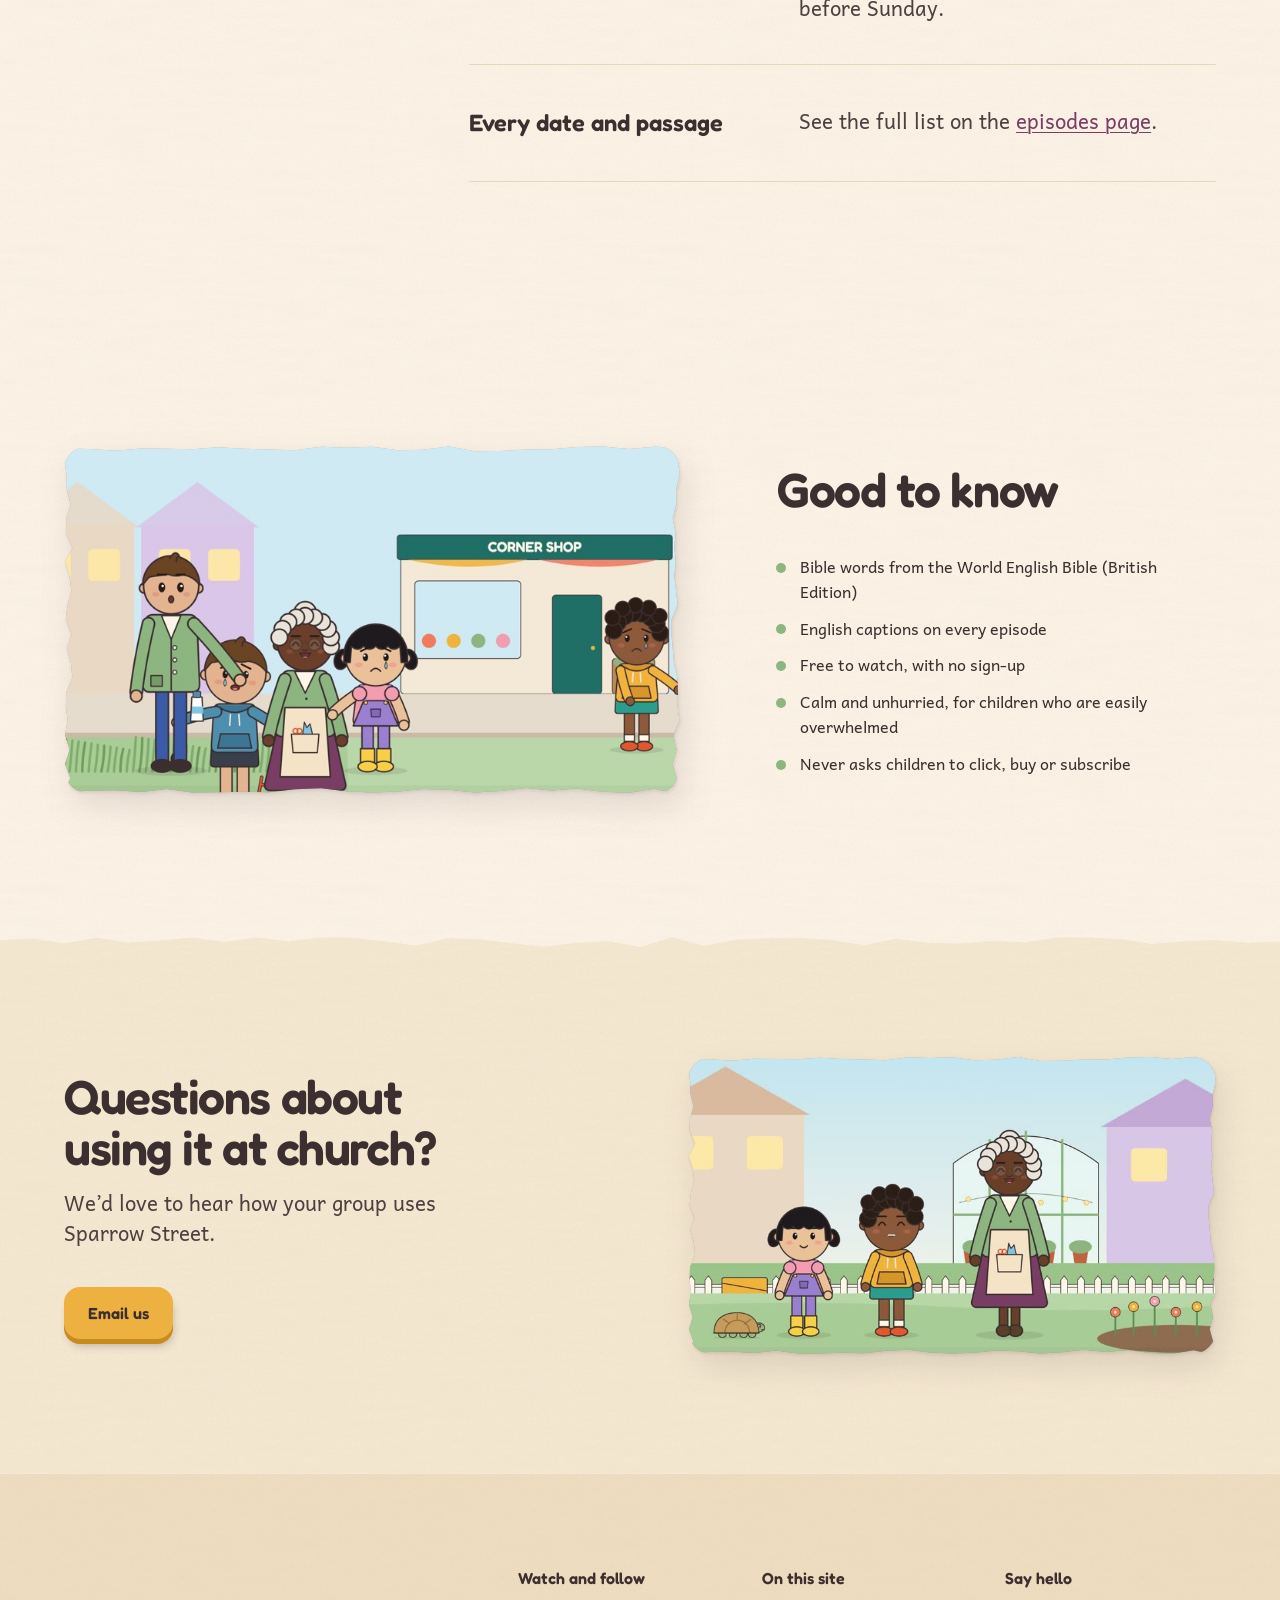
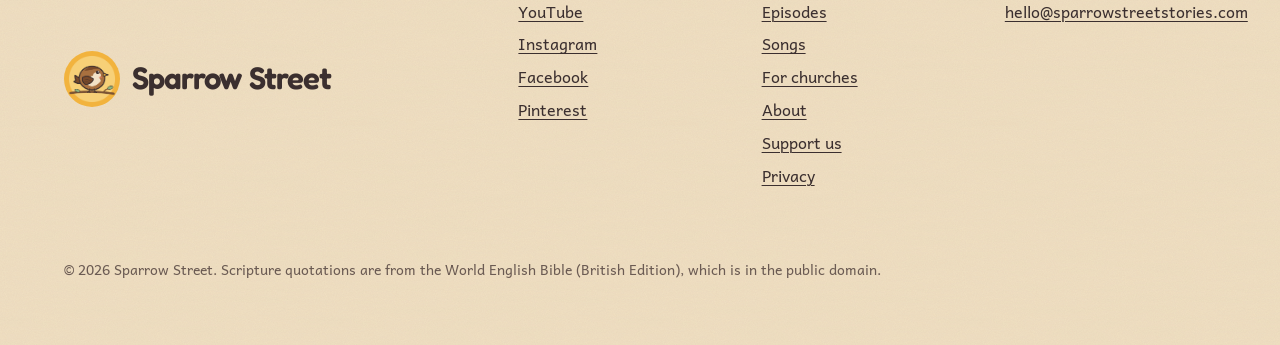
<file: docs/churches.html>
<!doctype html>
<html lang="en-GB">
<head>
<meta charset="utf-8">
<meta name="viewport" content="width=device-width, initial-scale=1">
<title>Sunday School Bible Videos for Ages 3–6 | Sparrow Street</title>
<meta name="description" content="Free 10–11 minute animated Bible stories for Sunday school, kids&#x27; church and toddler groups aged 3 to 6, with talk questions in every description.">
<meta name="theme-color" content="#FFF6E9">
<link rel="icon" href="media/profile.png">
<link rel="stylesheet" href="site.css?v=20261114b">
<!-- seo -->
<link rel="canonical" href="https://sparrowstreetstories.com/churches">
<meta property="og:type" content="website">
<meta property="og:site_name" content="Sparrow Street">
<meta property="og:locale" content="en_GB">
<meta property="og:url" content="https://sparrowstreetstories.com/churches">
<meta property="og:title" content="Sunday School Bible Videos for Ages 3–6 | Sparrow Street">
<meta property="og:description" content="Free 10–11 minute animated Bible stories for Sunday school, kids&#x27; church and toddler groups aged 3 to 6, with talk questions in every description.">
<meta property="og:image" content="https://sparrowstreetstories.com/img/paper-storm.jpg">
<meta property="og:image:width" content="1600">
<meta property="og:image:height" content="900">
<meta name="twitter:card" content="summary_large_image">
<!-- /seo -->
</head>
<body>

<header class="nav">
  <div class="container nav__bar">
    <a class="wordmark" href="./"><img src="media/profile.png" alt="" width="40" height="40">Sparrow Street</a>
    <nav aria-label="Main">
      <ul class="nav__links">
        <li><a href="episodes">Episodes</a></li>
        <li><a href="songs">Songs</a></li>
        <li><a href="churches" aria-current="page">For churches</a></li>
        <li><a href="about">About</a></li>
        <li><a href="support">Support us</a></li>
      </ul>
    </nav>
    <a class="btn btn--primary btn--nav" href="https://www.youtube.com/@SparrowStreetStories">Watch on YouTube</a>
    <details class="menu" data-menu>
      <summary class="menu__btn">Menu</summary>
      <div class="menu__panel">
        <ul class="menu__list">
        <li><a href="episodes">Episodes</a></li>
        <li><a href="songs">Songs</a></li>
        <li><a href="churches" aria-current="page">For churches</a></li>
        <li><a href="about">About</a></li>
        <li><a href="support">Support us</a></li>
        </ul>
        <a class="btn btn--primary" href="https://www.youtube.com/@SparrowStreetStories">Watch on YouTube</a>
      </div>
    </details>
  </div>
</header>

<main>
  <section class="hero hero--page" aria-labelledby="ch-head">
    <div class="container hero__grid">
      <div class="hero__text">
        <h1 id="ch-head">Ready for Sunday morning.</h1>
        <p class="lead">Bible stories of about 10–11 minutes for your children’s slot, free on YouTube.</p>
        <div class="actions"><a class="btn btn--primary" href="https://www.youtube.com/@SparrowStreetStories">Watch on YouTube</a><a class="btn" href="mailto:hello@sparrowstreetstories.com">Email us</a></div>
      </div>
      <figure class="hero__picture sheet-photo">
        <img src="img/paper-crowd.jpg" srcset="img/paper-crowd-800.jpg 800w, img/paper-crowd.jpg 1600w" sizes="(max-width: 60rem) 100vw, 64vw" width="1600" height="900" alt="The Story Nook's paper puppets: a boy holds out his basket of loaves and fish to Jesus beside the lake, with a huge crowd on the hill" fetchpriority="high">
      </figure>
    </div>
  </section>

  <section class="season" aria-labelledby="run-head">
    <div class="container">
      <h2 id="run-head">A twenty-minute session</h2>
      <p class="lead section__lead">One way to use an episode with a group of under-sevens.</p>
      <ol class="steps">
        <li><h3>Watch</h3><p>Play the episode. It runs about 10–11 minutes.</p></li>
        <li><h3>Sing it again</h3><p>Stand up and do the memory-verse song’s actions together.</p></li>
        <li><h3>Talk</h3><p>Ask the three questions from the video’s description.</p></li>
        <li><h3>Pray</h3><p>Finish with a short thank-you prayer, like Nana does.</p></li>
      </ol>
    </div>
  </section>

  <section class="churches" aria-labelledby="advent-head">
    <div class="container churches__grid">
      <h2 id="advent-head">Planning Advent</h2>
      <dl class="rows">
        <div><dt>Eight Christmas episodes</dt><dd>From Zechariah in the temple to the wise men, in Bible order.</dd></div>
        <div><dt>Out 1 to 25 December</dt><dd>Two a week, so you can watch ahead before Sunday.</dd></div>
        <div><dt>Every date and passage</dt><dd>See the full list on the <a href="episodes#christmas">episodes page</a>.</dd></div>
      </dl>
    </div>
  </section>

  <section class="nook" aria-labelledby="trust-head">
    <div class="container nook__grid">
      <figure class="nook__picture sheet-photo">
        <img src="img/street.jpg" srcset="img/street-800.jpg 800w, img/street.jpg 1600w" sizes="(max-width: 60rem) 100vw, 58vw" width="1600" height="900" alt="Nana Wren with Ezra, Hana and friends outside the corner shop on Sparrow Street" loading="lazy">
      </figure>
      <div class="nook__text">
        <h2 id="trust-head">Good to know</h2>
        <ul class="facts">
          <li>Bible words from the World English Bible (British Edition)</li>
          <li>English captions on every episode</li>
          <li>Free to watch, with no sign-up</li>
          <li>Calm and unhurried, for children who are easily overwhelmed</li>
          <li>Never asks children to click, buy or subscribe</li>
        </ul>
      </div>
    </div>
  </section>

  <section class="close" aria-labelledby="ch-close">
    <div class="container close__grid">
      <div>
        <h2 id="ch-close">Questions about using it at church?</h2>
        <p class="lead">We’d love to hear how your group uses Sparrow Street.</p>
        <div class="actions"><a class="btn btn--primary" href="mailto:hello@sparrowstreetstories.com">Email us</a></div>
      </div>
      <figure class="close__picture sheet-photo">
        <img src="img/garden.jpg" srcset="img/garden-800.jpg 800w, img/garden.jpg 1600w" sizes="(max-width: 60rem) 100vw, 40vw" width="1600" height="900" alt="Nana Wren waves from her garden while Hana and Ezra stand beside her" loading="lazy">
      </figure>
    </div>
  </section>
</main>

<footer class="footer">
  <div class="container footer__grid">
    <p class="footer__mark"><img src="media/profile.png" alt="" width="56" height="56">Sparrow Street</p>
    <nav aria-label="Watch and follow">
      <h2 class="footer__head">Watch and follow</h2>
      <ul>
        <li><a href="https://www.youtube.com/@SparrowStreetStories">YouTube</a></li>
        <li><a href="https://www.instagram.com/sparrowstreetstories/">Instagram</a></li>
        <li><a href="https://www.facebook.com/sparrowstreetstories/">Facebook</a></li>
        <li><a href="https://www.pinterest.com/sparrowstreetstories/">Pinterest</a></li>
      </ul>
    </nav>
    <nav aria-label="On this site">
      <h2 class="footer__head">On this site</h2>
      <ul>
        <li><a href="episodes">Episodes</a></li>
        <li><a href="songs">Songs</a></li>
        <li><a href="churches">For churches</a></li>
        <li><a href="about">About</a></li>
        <li><a href="support">Support us</a></li>
        <li><a href="privacy">Privacy</a></li>
      </ul>
    </nav>
    <div>
      <h2 class="footer__head">Say hello</h2>
      <p><a href="mailto:hello@sparrowstreetstories.com">hello@sparrowstreetstories.com</a></p>
    </div>
    <p class="footer__legal">© 2026 Sparrow Street. Scripture quotations are from the World English Bible (British Edition), which is in the public domain.</p>
  </div>
</footer>

<script>
  document.querySelectorAll('[data-menu]').forEach((m) => {
    document.addEventListener('keydown', (e) => { if (e.key === 'Escape' && m.open) { m.open = false; m.querySelector('summary').focus(); } });
    document.addEventListener('click', (e) => { if (m.open && !m.contains(e.target)) m.open = false; });
  });
</script>
</body>
</html>
</file>
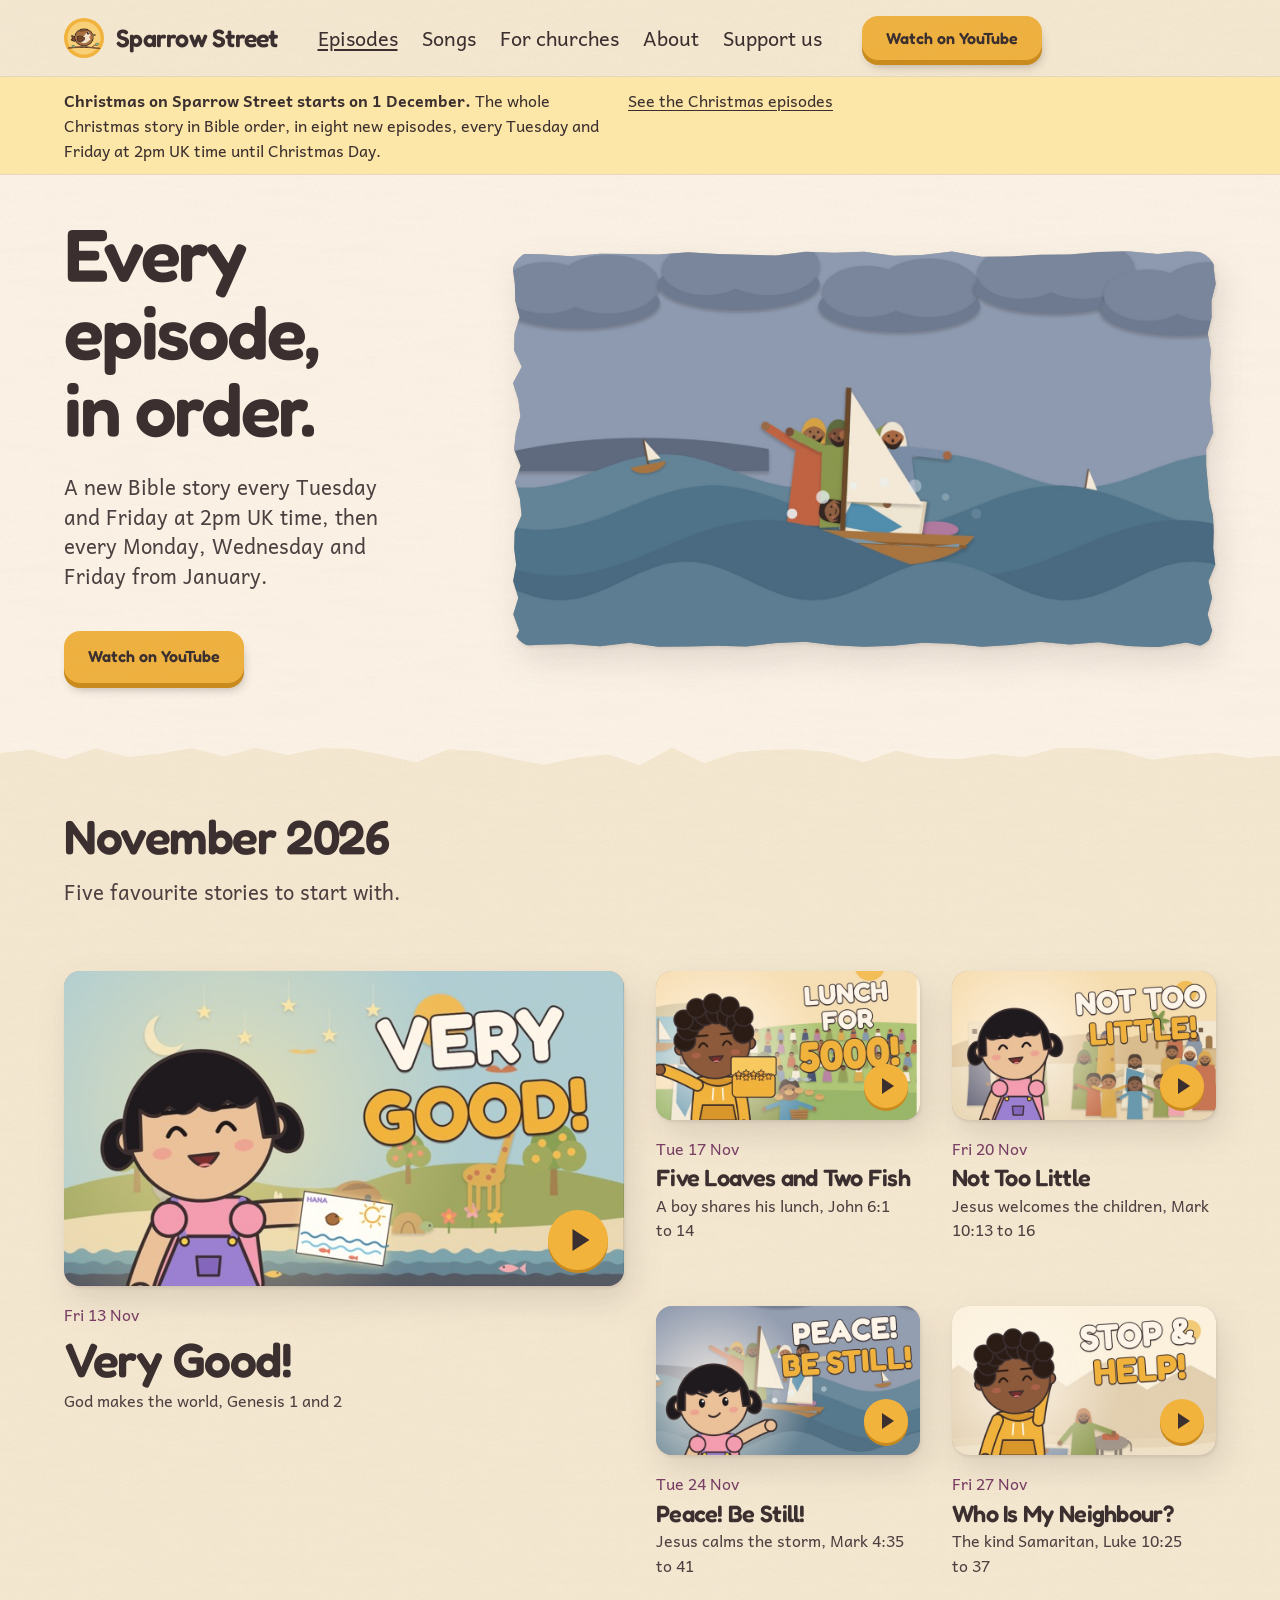
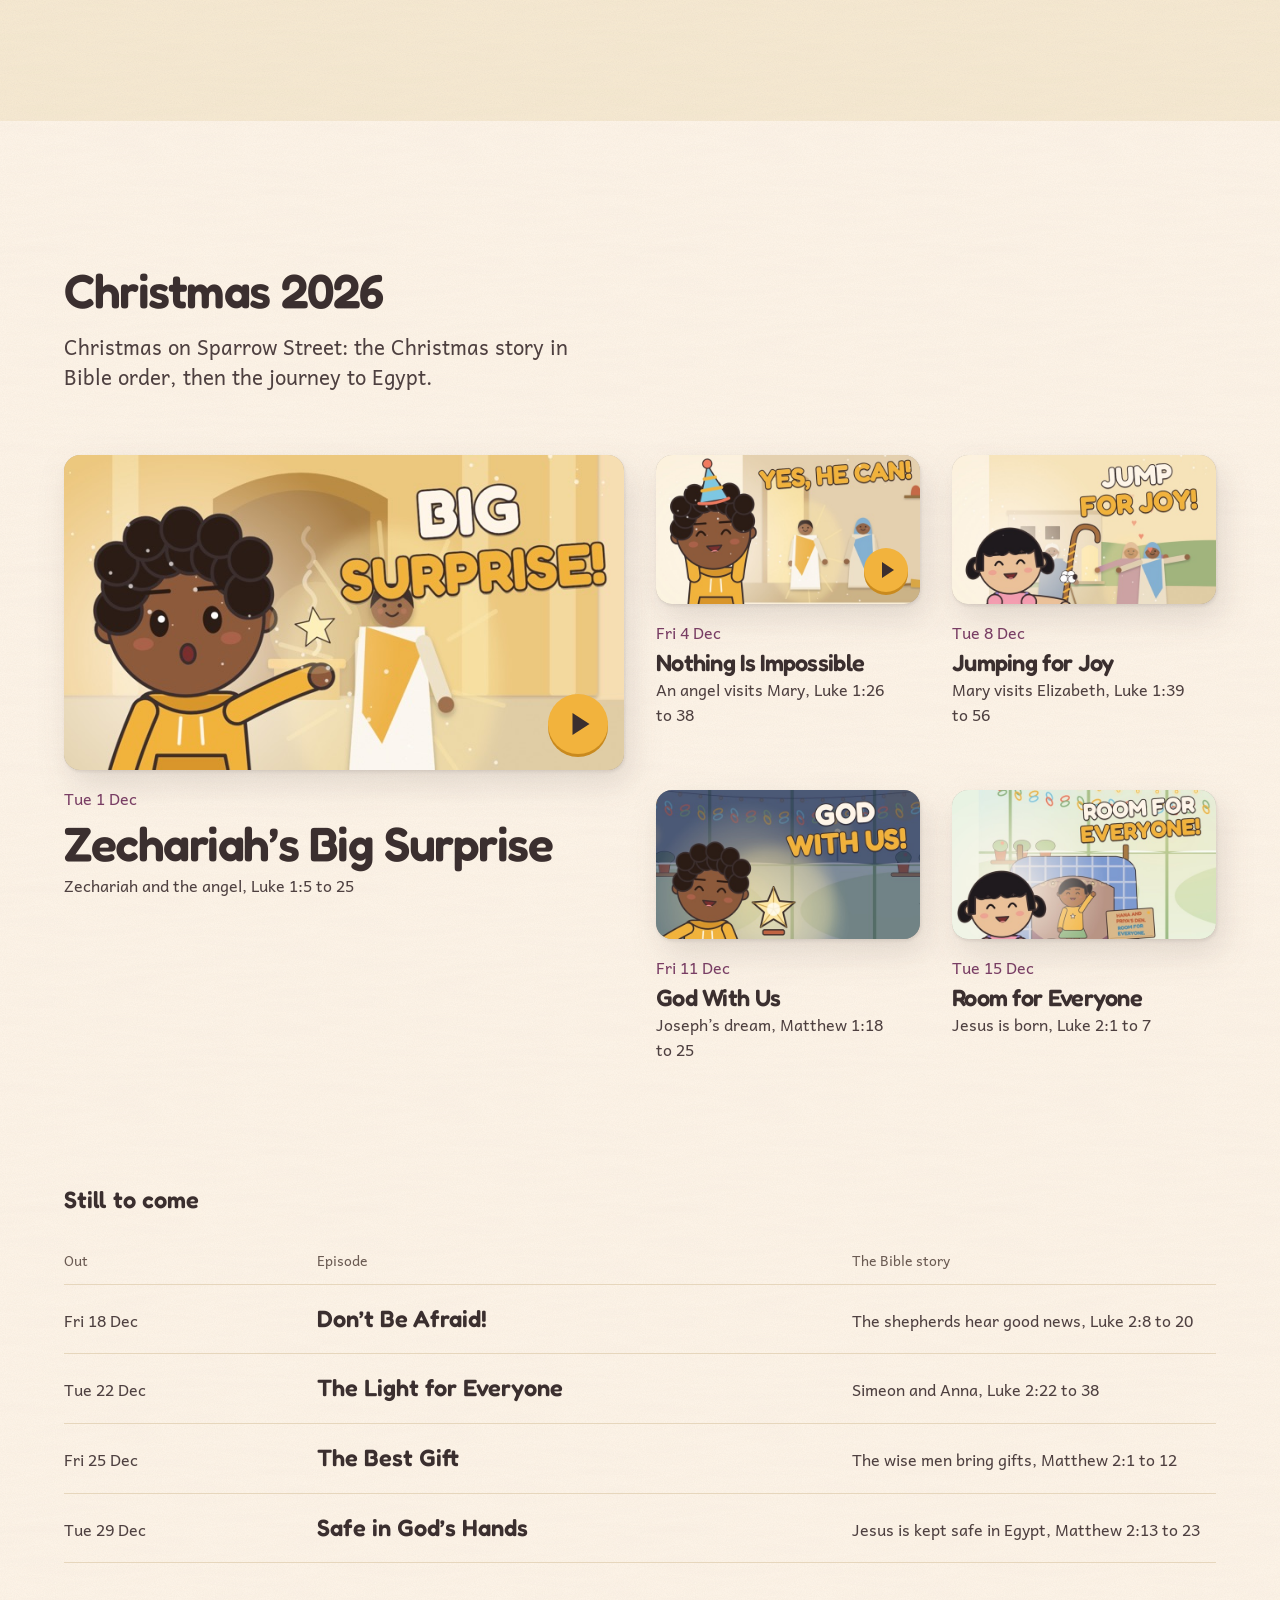
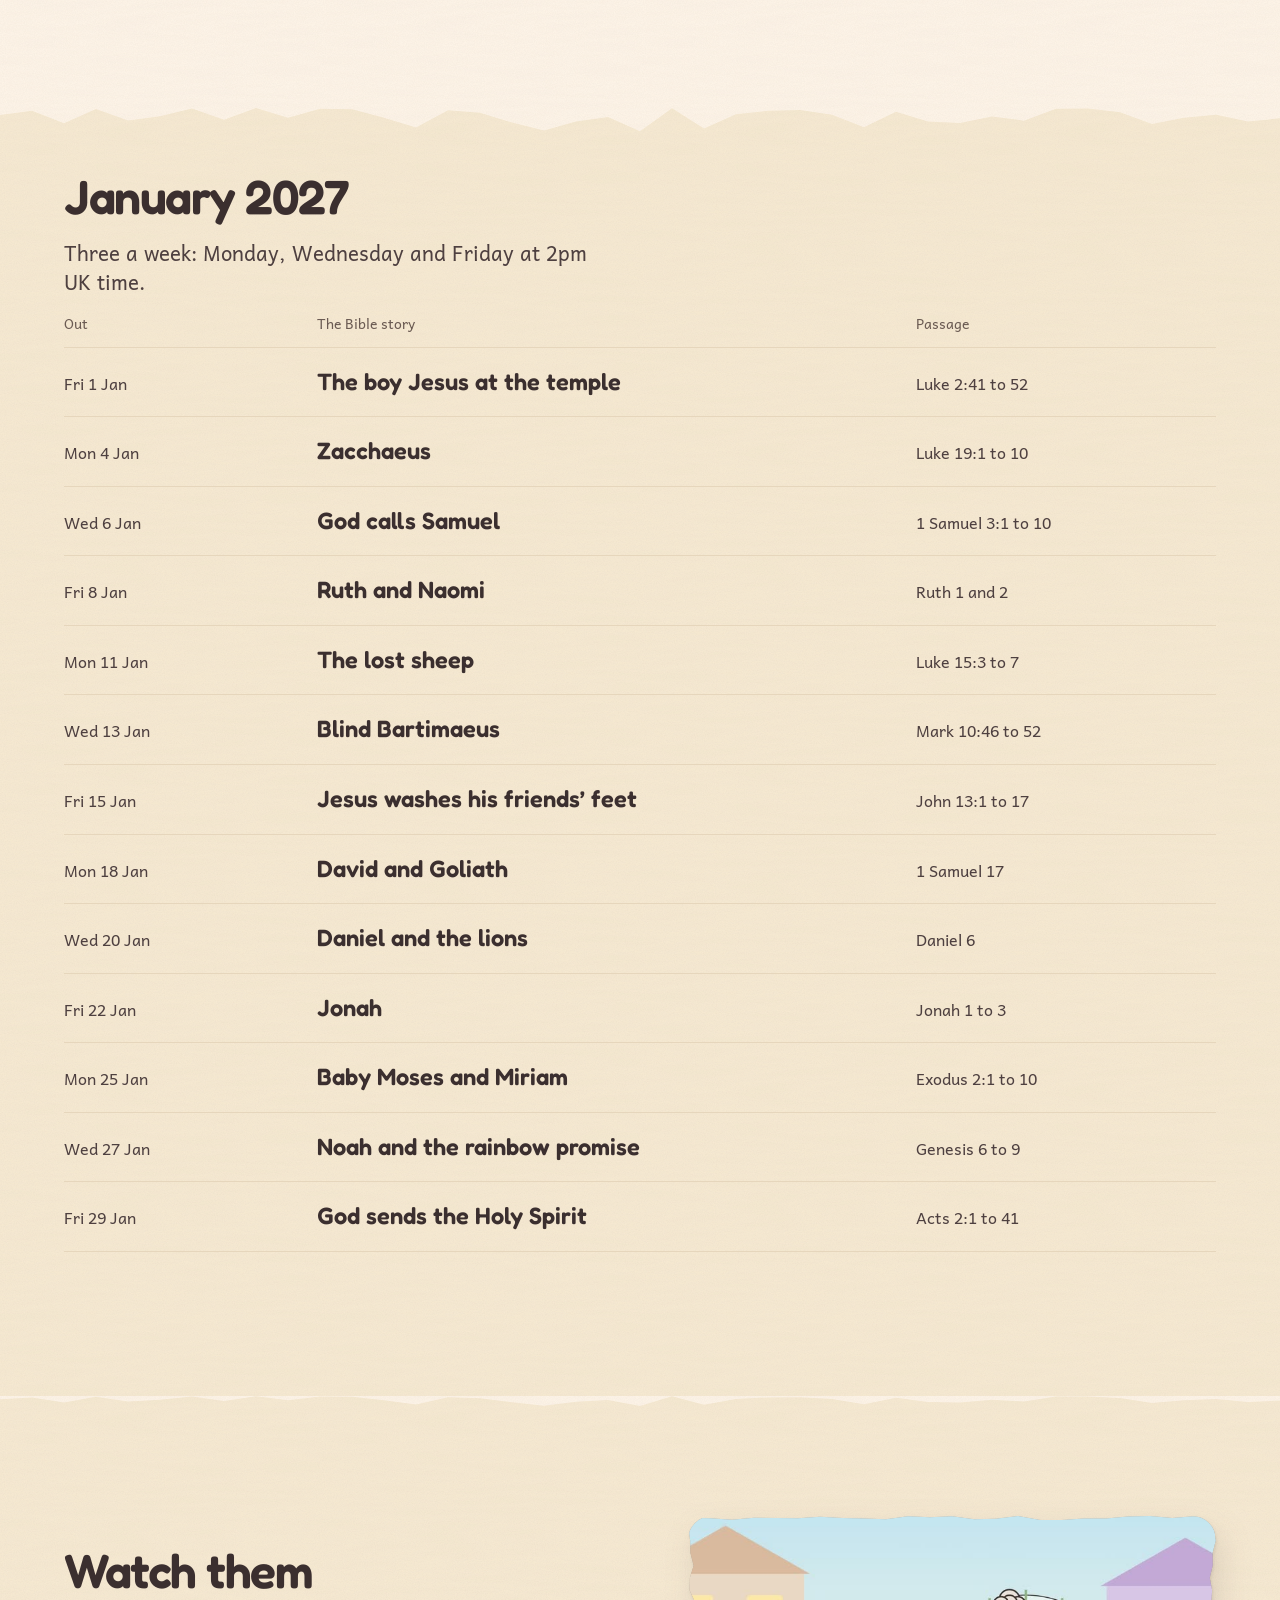
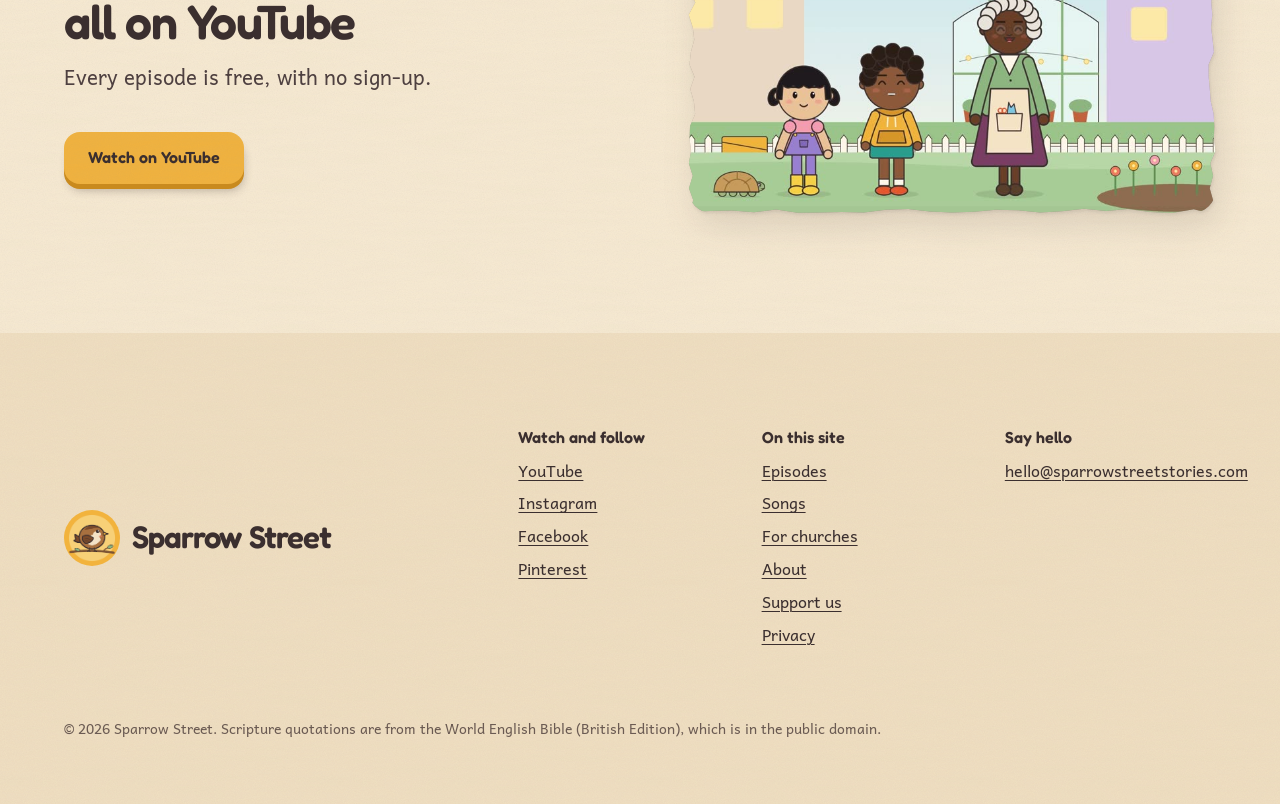
<file: docs/episodes.html>
<!doctype html>
<html lang="en-GB">
<head>
<meta charset="utf-8">
<meta name="viewport" content="width=device-width, initial-scale=1">
<title>Bible Story Episodes for Preschoolers | Sparrow Street</title>
<meta name="description" content="Every Sparrow Street episode: animated Bible stories for kids aged 3 to 6, from Creation to Jesus calming the storm, each with its Bible passage and memory verse.">
<meta name="theme-color" content="#FFF6E9">
<link rel="icon" href="media/profile.png">
<link rel="stylesheet" href="site.css?v=20261114b">
<!-- seo -->
<link rel="canonical" href="https://sparrowstreetstories.com/episodes">
<meta property="og:type" content="website">
<meta property="og:site_name" content="Sparrow Street">
<meta property="og:locale" content="en_GB">
<meta property="og:url" content="https://sparrowstreetstories.com/episodes">
<meta property="og:title" content="Bible Story Episodes for Preschoolers | Sparrow Street">
<meta property="og:description" content="Every Sparrow Street episode: animated Bible stories for kids aged 3 to 6, from Creation to Jesus calming the storm, each with its Bible passage and memory verse.">
<meta property="og:image" content="https://sparrowstreetstories.com/img/paper-crowd.jpg">
<meta property="og:image:width" content="1600">
<meta property="og:image:height" content="900">
<meta name="twitter:card" content="summary_large_image">
<!-- /seo -->
</head>
<body>

<header class="nav">
  <div class="container nav__bar">
    <a class="wordmark" href="./"><img src="media/profile.png" alt="" width="40" height="40">Sparrow Street</a>
    <nav aria-label="Main">
      <ul class="nav__links">
        <li><a href="episodes" aria-current="page">Episodes</a></li>
        <li><a href="songs">Songs</a></li>
        <li><a href="churches">For churches</a></li>
        <li><a href="about">About</a></li>
        <li><a href="support">Support us</a></li>
      </ul>
    </nav>
    <a class="btn btn--primary btn--nav" href="https://www.youtube.com/@SparrowStreetStories">Watch on YouTube</a>
    <details class="menu" data-menu>
      <summary class="menu__btn">Menu</summary>
      <div class="menu__panel">
        <ul class="menu__list">
        <li><a href="episodes" aria-current="page">Episodes</a></li>
        <li><a href="songs">Songs</a></li>
        <li><a href="churches">For churches</a></li>
        <li><a href="about">About</a></li>
        <li><a href="support">Support us</a></li>
        </ul>
        <a class="btn btn--primary" href="https://www.youtube.com/@SparrowStreetStories">Watch on YouTube</a>
      </div>
    </details>
  </div>
</header>
<aside class="notice" id="notice-christmas" aria-label="News" data-notice-from="2026-11-23T00:00:00Z" data-notice-until="2026-12-26T00:00:00Z" hidden>
  <div class="container notice__inner">
    <p><strong>Christmas on Sparrow Street starts on 1 December.</strong> The whole Christmas story in Bible order, in eight new episodes, every Tuesday and Friday at 2pm UK time until Christmas Day.</p>
    <a href="#christmas">See the Christmas episodes</a>
  </div>
</aside>
<aside class="notice" id="notice-2027" aria-label="News" data-notice-from="2026-12-26T00:00:00Z" data-notice-until="2027-02-01T00:00:00Z" hidden>
  <div class="container notice__inner">
    <p><strong>Three new episodes a week in January.</strong> From 4 January 2027, a new Bible story every Monday, Wednesday and Friday at 2pm UK time.</p>
    <a href="#january">See the January episodes</a>
  </div>
</aside>

<main>
  <section class="hero hero--page" aria-labelledby="ep-head">
    <div class="container hero__grid">
      <div class="hero__text">
        <h1 id="ep-head">Every episode, in&nbsp;order.</h1>
        <p class="lead">A new Bible story every Tuesday and Friday at 2pm UK time, then every Monday, Wednesday and Friday from January.</p>
        <div class="actions"><a class="btn btn--primary" href="https://www.youtube.com/@SparrowStreetStories">Watch on YouTube</a></div>
      </div>
      <figure class="hero__picture sheet-photo">
        <img src="img/paper-storm.jpg" srcset="img/paper-storm-800.jpg 800w, img/paper-storm.jpg 1600w" sizes="(max-width: 60rem) 100vw, 64vw" width="1600" height="900" alt="The Story Nook's paper puppets: Jesus stands up in a little boat and calms the wild waves" fetchpriority="high">
      </figure>
    </div>
  </section>

  <section class="season" id="november" aria-labelledby="nov-head">
    <div class="container">
      <h2 id="nov-head">November 2026</h2>
      <p class="lead section__lead">Five favourite stories to start with.</p>
      <ul class="eps">
          <li>
            <img src="img/thumbs/ep001.jpg" width="640" height="360" alt="Sparrow Street episode Very Good!: God makes the world, Genesis 1 and 2" loading="lazy">
            <p class="eps__date"><time datetime="2026-11-13">Fri 13 Nov</time></p>
            <h3>Very Good!</h3>
            <p>God makes the world, Genesis 1 and 2</p>
          </li>
          <li>
            <img src="img/thumbs/ep013.jpg" width="640" height="360" alt="Sparrow Street episode Five Loaves and Two Fish: A boy shares his lunch, John 6:1 to 14" loading="lazy">
            <p class="eps__date"><time datetime="2026-11-17">Tue 17 Nov</time></p>
            <h3>Five Loaves and Two Fish</h3>
            <p>A boy shares his lunch, John 6:1 to 14</p>
          </li>
          <li>
            <img src="img/thumbs/ep008.jpg" width="640" height="360" alt="Sparrow Street episode Not Too Little: Jesus welcomes the children, Mark 10:13 to 16" loading="lazy">
            <p class="eps__date"><time datetime="2026-11-20">Fri 20 Nov</time></p>
            <h3>Not Too Little</h3>
            <p>Jesus welcomes the children, Mark 10:13 to 16</p>
          </li>
          <li>
            <img src="img/thumbs/ep014.jpg" width="640" height="360" alt="Sparrow Street episode Peace! Be Still!: Jesus calms the storm, Mark 4:35 to 41" loading="lazy">
            <p class="eps__date"><time datetime="2026-11-24">Tue 24 Nov</time></p>
            <h3>Peace! Be Still!</h3>
            <p>Jesus calms the storm, Mark 4:35 to 41</p>
          </li>
          <li>
            <img src="img/thumbs/ep009.jpg" width="640" height="360" alt="Sparrow Street episode Who Is My Neighbour?: The kind Samaritan, Luke 10:25 to 37" loading="lazy">
            <p class="eps__date"><time datetime="2026-11-27">Fri 27 Nov</time></p>
            <h3>Who Is My Neighbour?</h3>
            <p>The kind Samaritan, Luke 10:25 to 37</p>
          </li>
      </ul>
    </div>
  </section>

  <section class="eps-section" id="christmas" aria-labelledby="dec-head">
    <div class="container">
      <h2 id="dec-head">Christmas 2026</h2>
      <p class="lead section__lead">Christmas on Sparrow Street: the Christmas story in Bible order, then the journey to Egypt.</p>
      <ul class="eps">
          <li>
            <img src="img/thumbs/ep027.jpg" width="640" height="360" alt="Sparrow Street episode Zechariah’s Big Surprise: Zechariah and the angel, Luke 1:5 to 25" loading="lazy">
            <p class="eps__date"><time datetime="2026-12-01">Tue 1 Dec</time></p>
            <h3>Zechariah’s Big Surprise</h3>
            <p>Zechariah and the angel, Luke 1:5 to 25</p>
          </li>
          <li>
            <img src="img/thumbs/ep002.jpg" width="640" height="360" alt="Sparrow Street episode Nothing Is Impossible: An angel visits Mary, Luke 1:26 to 38" loading="lazy">
            <p class="eps__date"><time datetime="2026-12-04">Fri 4 Dec</time></p>
            <h3>Nothing Is Impossible</h3>
            <p>An angel visits Mary, Luke 1:26 to 38</p>
          </li>
          <li>
            <img src="img/thumbs/ep028.jpg" width="640" height="360" alt="Sparrow Street episode Jumping for Joy: Mary visits Elizabeth, Luke 1:39 to 56" loading="lazy">
            <p class="eps__date"><time datetime="2026-12-08">Tue 8 Dec</time></p>
            <h3>Jumping for Joy</h3>
            <p>Mary visits Elizabeth, Luke 1:39 to 56</p>
          </li>
          <li>
            <img src="img/thumbs/ep029.jpg" width="640" height="360" alt="Sparrow Street episode God With Us: Joseph’s dream, Matthew 1:18 to 25" loading="lazy">
            <p class="eps__date"><time datetime="2026-12-11">Fri 11 Dec</time></p>
            <h3>God With Us</h3>
            <p>Joseph’s dream, Matthew 1:18 to 25</p>
          </li>
          <li>
            <img src="img/thumbs/ep003.jpg" width="640" height="360" alt="Sparrow Street episode Room for Everyone: Jesus is born, Luke 2:1 to 7" loading="lazy">
            <p class="eps__date"><time datetime="2026-12-15">Tue 15 Dec</time></p>
            <h3>Room for Everyone</h3>
            <p>Jesus is born, Luke 2:1 to 7</p>
          </li>
      </ul>
      <table class="index index--soon">
        <caption class="soon__cap">Still to come</caption>
        <thead><tr><th scope="col">Out</th><th scope="col">Episode</th><th scope="col">The Bible story</th></tr></thead>
        <tbody>
            <tr><td><time datetime="2026-12-18">Fri 18 Dec</time></td><th scope="row">Don’t Be Afraid!</th><td>The shepherds hear good news, Luke 2:8 to 20</td></tr>
            <tr><td><time datetime="2026-12-22">Tue 22 Dec</time></td><th scope="row">The Light for Everyone</th><td>Simeon and Anna, Luke 2:22 to 38</td></tr>
            <tr><td><time datetime="2026-12-25">Fri 25 Dec</time></td><th scope="row">The Best Gift</th><td>The wise men bring gifts, Matthew 2:1 to 12</td></tr>
            <tr><td><time datetime="2026-12-29">Tue 29 Dec</time></td><th scope="row">Safe in God’s Hands</th><td>Jesus is kept safe in Egypt, Matthew 2:13 to 23</td></tr>
        </tbody>
      </table>
    </div>
  </section>

  <section class="season" id="january" aria-labelledby="jan-head">
    <div class="container">
      <h2 id="jan-head">January 2027</h2>
      <p class="lead section__lead">Three a week: Monday, Wednesday and Friday at 2pm UK time.</p>
      <table class="index">
        <caption class="visually-hidden">January 2027 episodes, with the Bible story and passage</caption>
        <thead><tr><th scope="col">Out</th><th scope="col">The Bible story</th><th scope="col">Passage</th></tr></thead>
        <tbody>
            <tr><td><time datetime="2027-01-01">Fri 1 Jan</time></td><th scope="row">The boy Jesus at the temple</th><td>Luke 2:41 to 52</td></tr>
            <tr><td><time datetime="2027-01-04">Mon 4 Jan</time></td><th scope="row">Zacchaeus</th><td>Luke 19:1 to 10</td></tr>
            <tr><td><time datetime="2027-01-06">Wed 6 Jan</time></td><th scope="row">God calls Samuel</th><td>1 Samuel 3:1 to 10</td></tr>
            <tr><td><time datetime="2027-01-08">Fri 8 Jan</time></td><th scope="row">Ruth and Naomi</th><td>Ruth 1 and 2</td></tr>
            <tr><td><time datetime="2027-01-11">Mon 11 Jan</time></td><th scope="row">The lost sheep</th><td>Luke 15:3 to 7</td></tr>
            <tr><td><time datetime="2027-01-13">Wed 13 Jan</time></td><th scope="row">Blind Bartimaeus</th><td>Mark 10:46 to 52</td></tr>
            <tr><td><time datetime="2027-01-15">Fri 15 Jan</time></td><th scope="row">Jesus washes his friends’ feet</th><td>John 13:1 to 17</td></tr>
            <tr><td><time datetime="2027-01-18">Mon 18 Jan</time></td><th scope="row">David and Goliath</th><td>1 Samuel 17</td></tr>
            <tr><td><time datetime="2027-01-20">Wed 20 Jan</time></td><th scope="row">Daniel and the lions</th><td>Daniel 6</td></tr>
            <tr><td><time datetime="2027-01-22">Fri 22 Jan</time></td><th scope="row">Jonah</th><td>Jonah 1 to 3</td></tr>
            <tr><td><time datetime="2027-01-25">Mon 25 Jan</time></td><th scope="row">Baby Moses and Miriam</th><td>Exodus 2:1 to 10</td></tr>
            <tr><td><time datetime="2027-01-27">Wed 27 Jan</time></td><th scope="row">Noah and the rainbow promise</th><td>Genesis 6 to 9</td></tr>
            <tr><td><time datetime="2027-01-29">Fri 29 Jan</time></td><th scope="row">God sends the Holy Spirit</th><td>Acts 2:1 to 41</td></tr>
        </tbody>
      </table>
    </div>
  </section>

  <section class="close" aria-labelledby="ep-close">
    <div class="container close__grid">
      <div>
        <h2 id="ep-close">Watch them all on YouTube</h2>
        <p class="lead">Every episode is free, with no sign-up.</p>
        <div class="actions"><a class="btn btn--primary" href="https://www.youtube.com/@SparrowStreetStories">Watch on YouTube</a></div>
      </div>
      <figure class="close__picture sheet-photo">
        <img src="img/garden.jpg" srcset="img/garden-800.jpg 800w, img/garden.jpg 1600w" sizes="(max-width: 60rem) 100vw, 40vw" width="1600" height="900" alt="Nana Wren waves from her garden while Hana and Ezra stand beside her" loading="lazy">
      </figure>
    </div>
  </section>
</main>

<footer class="footer">
  <div class="container footer__grid">
    <p class="footer__mark"><img src="media/profile.png" alt="" width="56" height="56">Sparrow Street</p>
    <nav aria-label="Watch and follow">
      <h2 class="footer__head">Watch and follow</h2>
      <ul>
        <li><a href="https://www.youtube.com/@SparrowStreetStories">YouTube</a></li>
        <li><a href="https://www.instagram.com/sparrowstreetstories/">Instagram</a></li>
        <li><a href="https://www.facebook.com/sparrowstreetstories/">Facebook</a></li>
        <li><a href="https://www.pinterest.com/sparrowstreetstories/">Pinterest</a></li>
      </ul>
    </nav>
    <nav aria-label="On this site">
      <h2 class="footer__head">On this site</h2>
      <ul>
        <li><a href="episodes">Episodes</a></li>
        <li><a href="songs">Songs</a></li>
        <li><a href="churches">For churches</a></li>
        <li><a href="about">About</a></li>
        <li><a href="support">Support us</a></li>
        <li><a href="privacy">Privacy</a></li>
      </ul>
    </nav>
    <div>
      <h2 class="footer__head">Say hello</h2>
      <p><a href="mailto:hello@sparrowstreetstories.com">hello@sparrowstreetstories.com</a></p>
    </div>
    <p class="footer__legal">© 2026 Sparrow Street. Scripture quotations are from the World English Bible (British Edition), which is in the public domain.</p>
  </div>
</footer>

<script>
  (() => {
    // Date-gated news notices: each shows from data-notice-from until data-notice-until
    const now = new Date();
    document.querySelectorAll('[data-notice-from]').forEach((n) => {
      if (now >= new Date(n.dataset.noticeFrom) && now < new Date(n.dataset.noticeUntil)) n.hidden = false;
    });
    // A notice link can open a tab in the season switch (e.g. the Christmas episodes)
    document.querySelectorAll('[data-switch-to]').forEach((a) => a.addEventListener('click', () => {
      const b = document.querySelector('[data-show="' + a.dataset.switchTo + '"]');
      if (b) b.click();
    }));
  })();
</script>

<script>
  document.querySelectorAll('[data-menu]').forEach((m) => {
    document.addEventListener('keydown', (e) => { if (e.key === 'Escape' && m.open) { m.open = false; m.querySelector('summary').focus(); } });
    document.addEventListener('click', (e) => { if (m.open && !m.contains(e.target)) m.open = false; });
  });
</script>
<script src="live.js" defer></script>
</body>
</html>
</file>
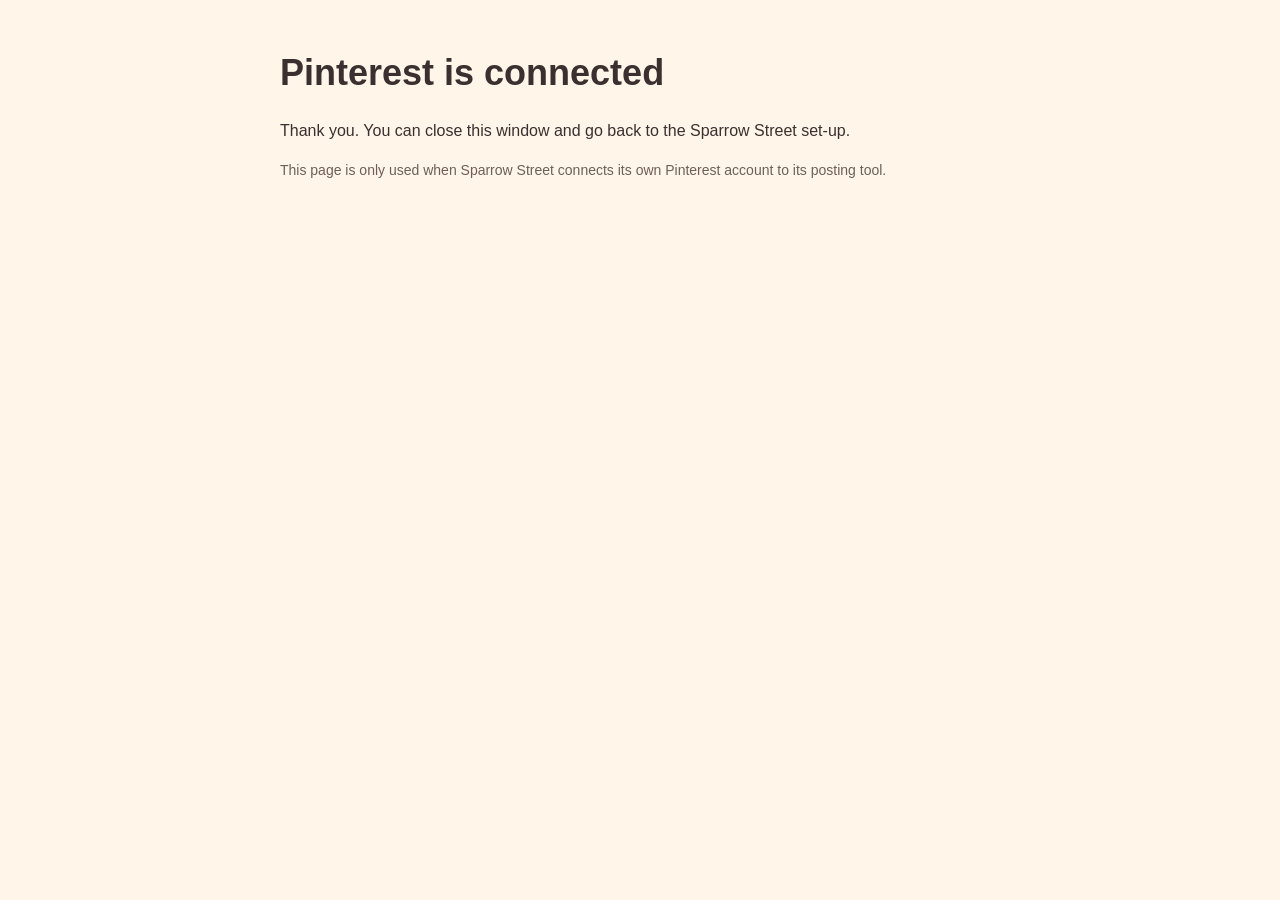
<file: docs/pinterest-callback.html>
<!doctype html>
<html lang="en-GB"><head><meta charset="utf-8"><meta name="viewport" content="width=device-width, initial-scale=1">
<title>Pinterest connected</title><link rel="stylesheet" href="style.css">
<style>.code{font-family:ui-monospace,Menlo,monospace;font-size:20px;background:rgba(242,179,61,0.25);padding:12px 16px;border-radius:10px;word-break:break-all;display:block;margin:12px 0}button{font:inherit;padding:10px 18px;border-radius:999px;border:0;background:var(--plum);color:#fff;cursor:pointer}</style></head>
<body><main>
<h1>Pinterest is connected</h1>
<div id="ok" hidden>
<p>Copy this one-time code and paste it into the Terminal window that's waiting for it:</p>
<span class="code" id="code"></span>
<button id="copy">Copy code</button> <span id="done" class="muted"></span>
<p class="muted">The code only works once and only for a few minutes. It's shown on your screen only: this page doesn't send or store it anywhere.</p>
</div>
<p id="none">Thank you. You can close this window and go back to the Sparrow Street set-up.</p>
<p class="muted">This page is only used when Sparrow Street connects its own Pinterest account to its posting tool.</p>
</main>
<script>
const q = new URLSearchParams(location.search), c = q.get("code");
if (c) {
  document.getElementById("ok").hidden = false; document.getElementById("none").hidden = true;
  document.getElementById("code").textContent = c;
  document.getElementById("copy").onclick = () => navigator.clipboard.writeText(c).then(() => document.getElementById("done").textContent = "Copied ✓");
}
</script>
</body></html>
</file>
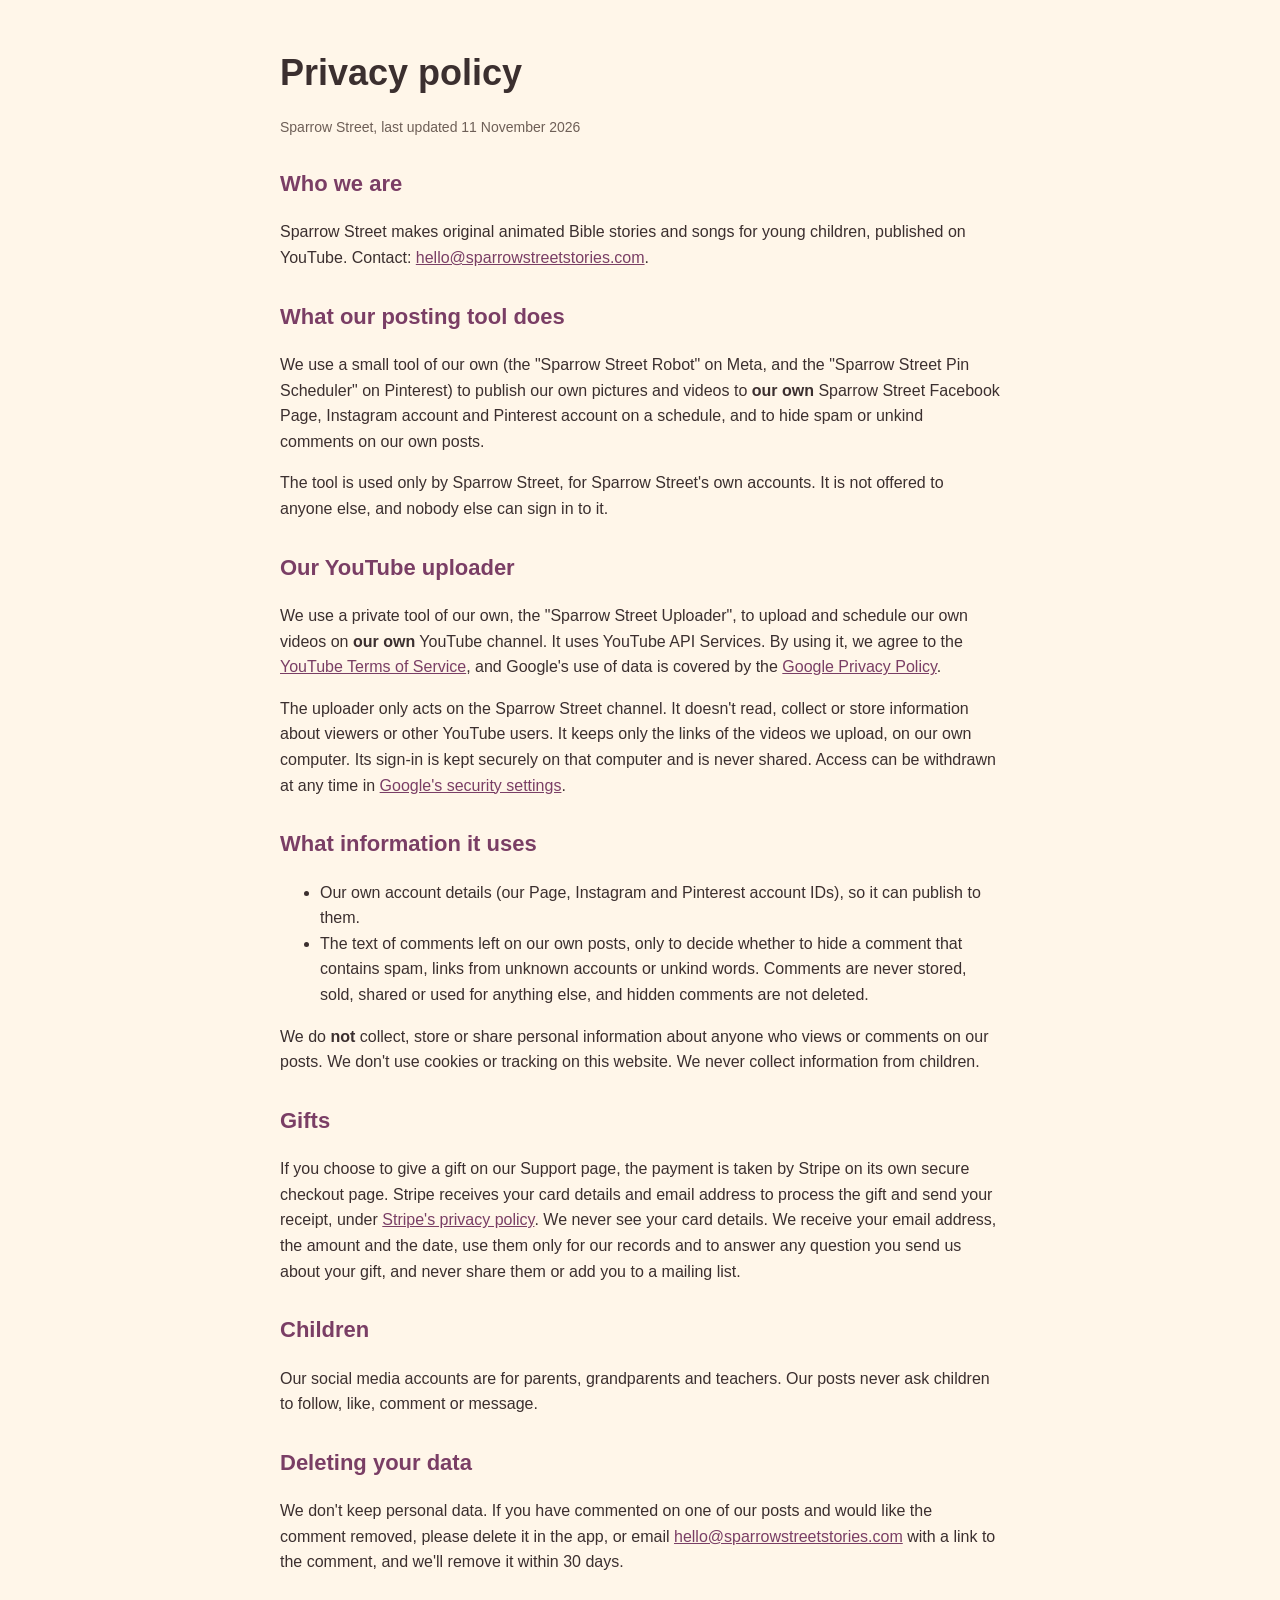
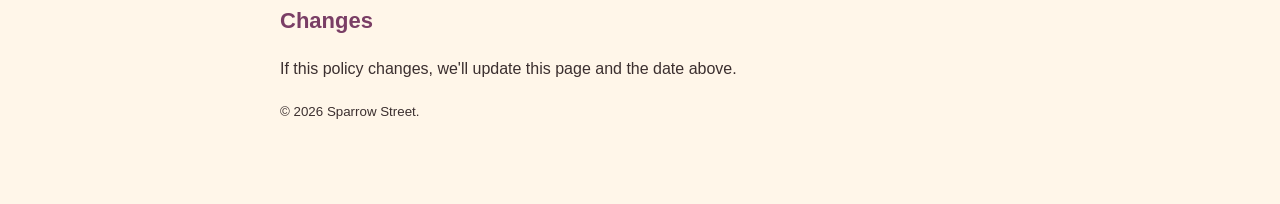
<file: docs/privacy.html>
<!doctype html>
<html lang="en-GB"><head><meta charset="utf-8"><meta name="viewport" content="width=device-width, initial-scale=1">
<title>Privacy Policy | Sparrow Street</title>
<meta name="description" content="How Sparrow Street&#x27;s own posting and upload tools work, and the little information they use."><link rel="stylesheet" href="style.css"><!-- seo -->
<link rel="canonical" href="https://sparrowstreetstories.com/privacy">
<meta property="og:type" content="website">
<meta property="og:site_name" content="Sparrow Street">
<meta property="og:locale" content="en_GB">
<meta property="og:url" content="https://sparrowstreetstories.com/privacy">
<meta property="og:title" content="Privacy Policy | Sparrow Street">
<meta property="og:description" content="How Sparrow Street&#x27;s own posting and upload tools work, and the little information they use.">
<!-- /seo -->
</head>
<body><main>
<h1>Privacy policy</h1>
<p class="muted">Sparrow Street, last updated 11 November 2026</p>

<h2>Who we are</h2>
<p>Sparrow Street makes original animated Bible stories and songs for young children, published on YouTube. Contact: <a href="mailto:hello@sparrowstreetstories.com">hello@sparrowstreetstories.com</a>.</p>

<h2>What our posting tool does</h2>
<p>We use a small tool of our own (the "Sparrow Street Robot" on Meta, and the "Sparrow Street Pin Scheduler" on Pinterest) to publish our own pictures and videos to <strong>our own</strong> Sparrow Street Facebook Page, Instagram account and Pinterest account on a schedule, and to hide spam or unkind comments on our own posts.</p>
<p>The tool is used only by Sparrow Street, for Sparrow Street's own accounts. It is not offered to anyone else, and nobody else can sign in to it.</p>

<h2>Our YouTube uploader</h2>
<p>We use a private tool of our own, the "Sparrow Street Uploader", to upload and schedule our own videos on <strong>our own</strong> YouTube channel. It uses YouTube API Services. By using it, we agree to the <a href="https://www.youtube.com/t/terms">YouTube Terms of Service</a>, and Google's use of data is covered by the <a href="https://policies.google.com/privacy">Google Privacy Policy</a>.</p>
<p>The uploader only acts on the Sparrow Street channel. It doesn't read, collect or store information about viewers or other YouTube users. It keeps only the links of the videos we upload, on our own computer. Its sign-in is kept securely on that computer and is never shared. Access can be withdrawn at any time in <a href="https://myaccount.google.com/permissions">Google's security settings</a>.</p>

<h2>What information it uses</h2>
<ul>
<li>Our own account details (our Page, Instagram and Pinterest account IDs), so it can publish to them.</li>
<li>The text of comments left on our own posts, only to decide whether to hide a comment that contains spam, links from unknown accounts or unkind words. Comments are never stored, sold, shared or used for anything else, and hidden comments are not deleted.</li>
</ul>
<p>We do <strong>not</strong> collect, store or share personal information about anyone who views or comments on our posts. We don't use cookies or tracking on this website. We never collect information from children.</p>

<h2>Gifts</h2>
<p>If you choose to give a gift on our Support page, the payment is taken by Stripe on its own secure checkout page. Stripe receives your card details and email address to process the gift and send your receipt, under <a href="https://stripe.com/gb/privacy">Stripe's privacy policy</a>. We never see your card details. We receive your email address, the amount and the date, use them only for our records and to answer any question you send us about your gift, and never share them or add you to a mailing list.</p>

<h2>Children</h2>
<p>Our social media accounts are for parents, grandparents and teachers. Our posts never ask children to follow, like, comment or message.</p>

<h2>Deleting your data</h2>
<p>We don't keep personal data. If you have commented on one of our posts and would like the comment removed, please delete it in the app, or email <a href="mailto:hello@sparrowstreetstories.com">hello@sparrowstreetstories.com</a> with a link to the comment, and we'll remove it within 30 days.</p>

<h2>Changes</h2>
<p>If this policy changes, we'll update this page and the date above.</p>
<p><small>© 2026 Sparrow Street.</small></p>
</main></body></html>
</file>
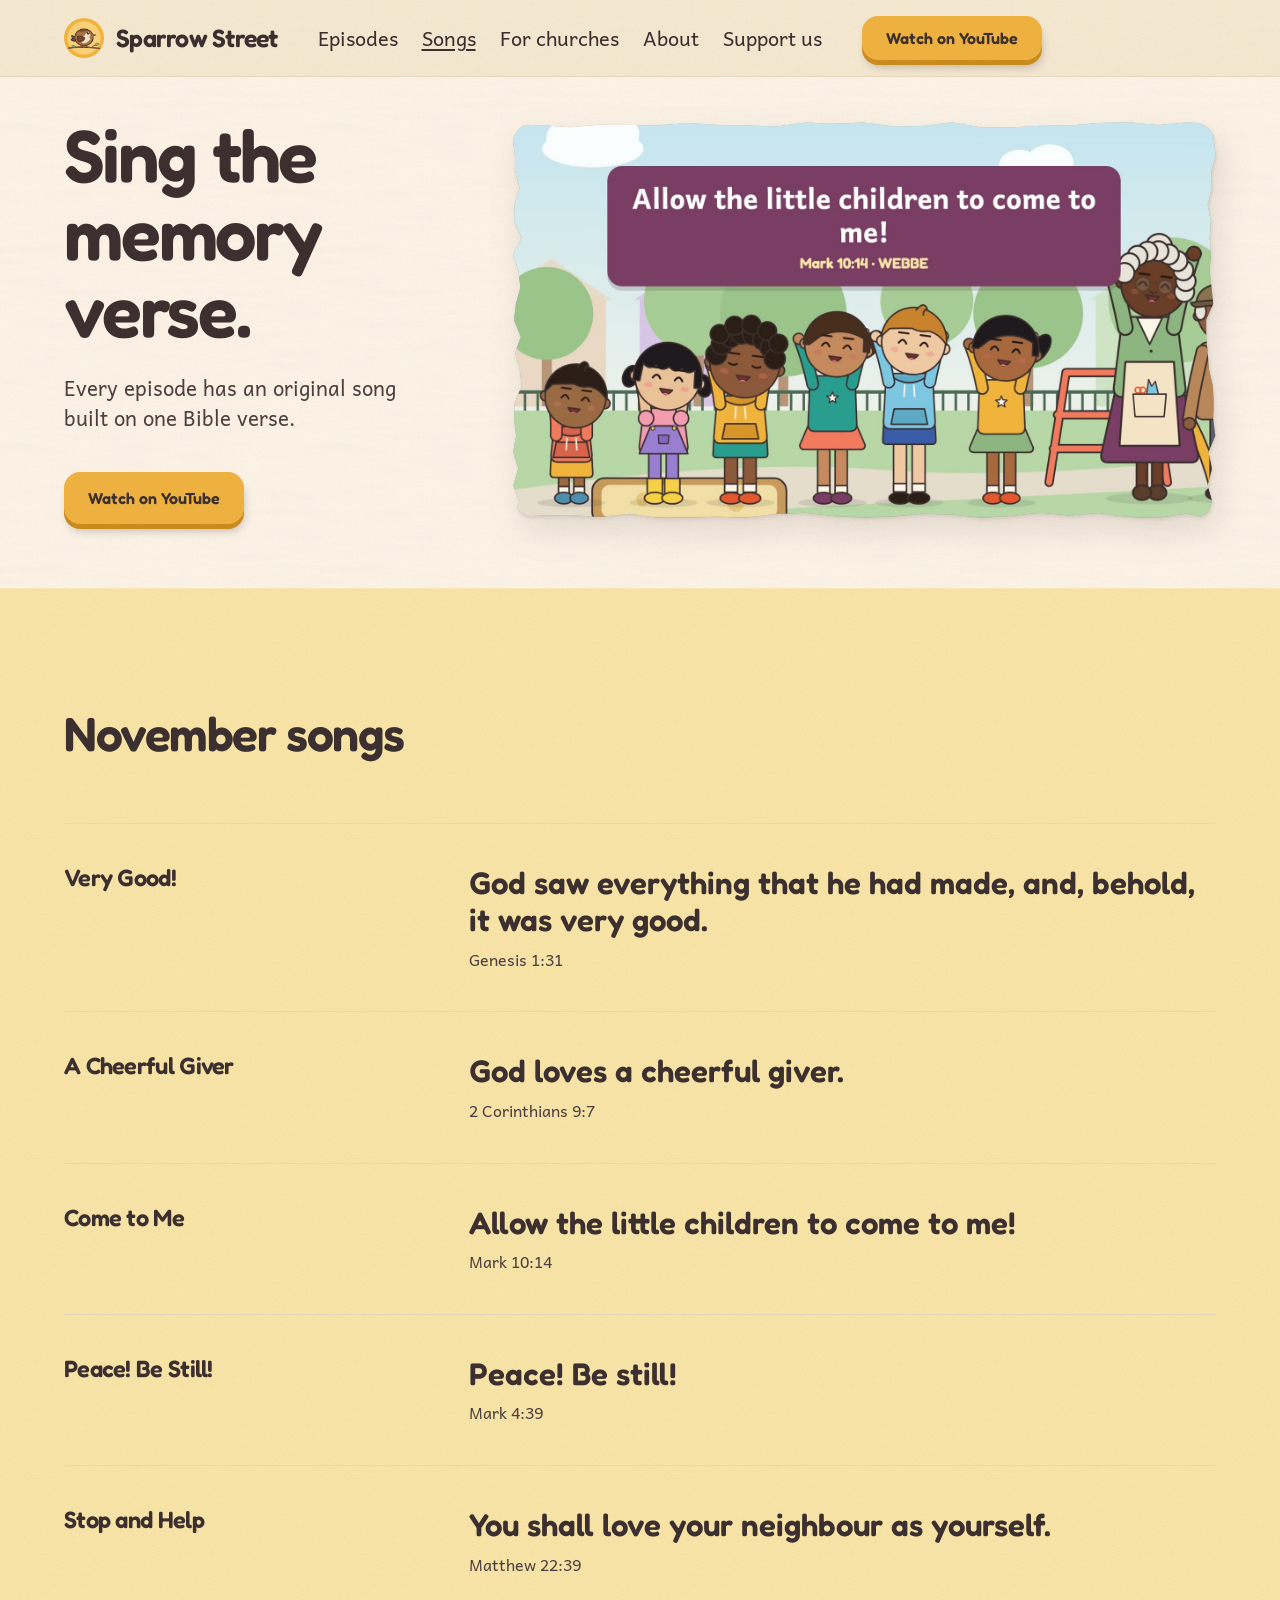
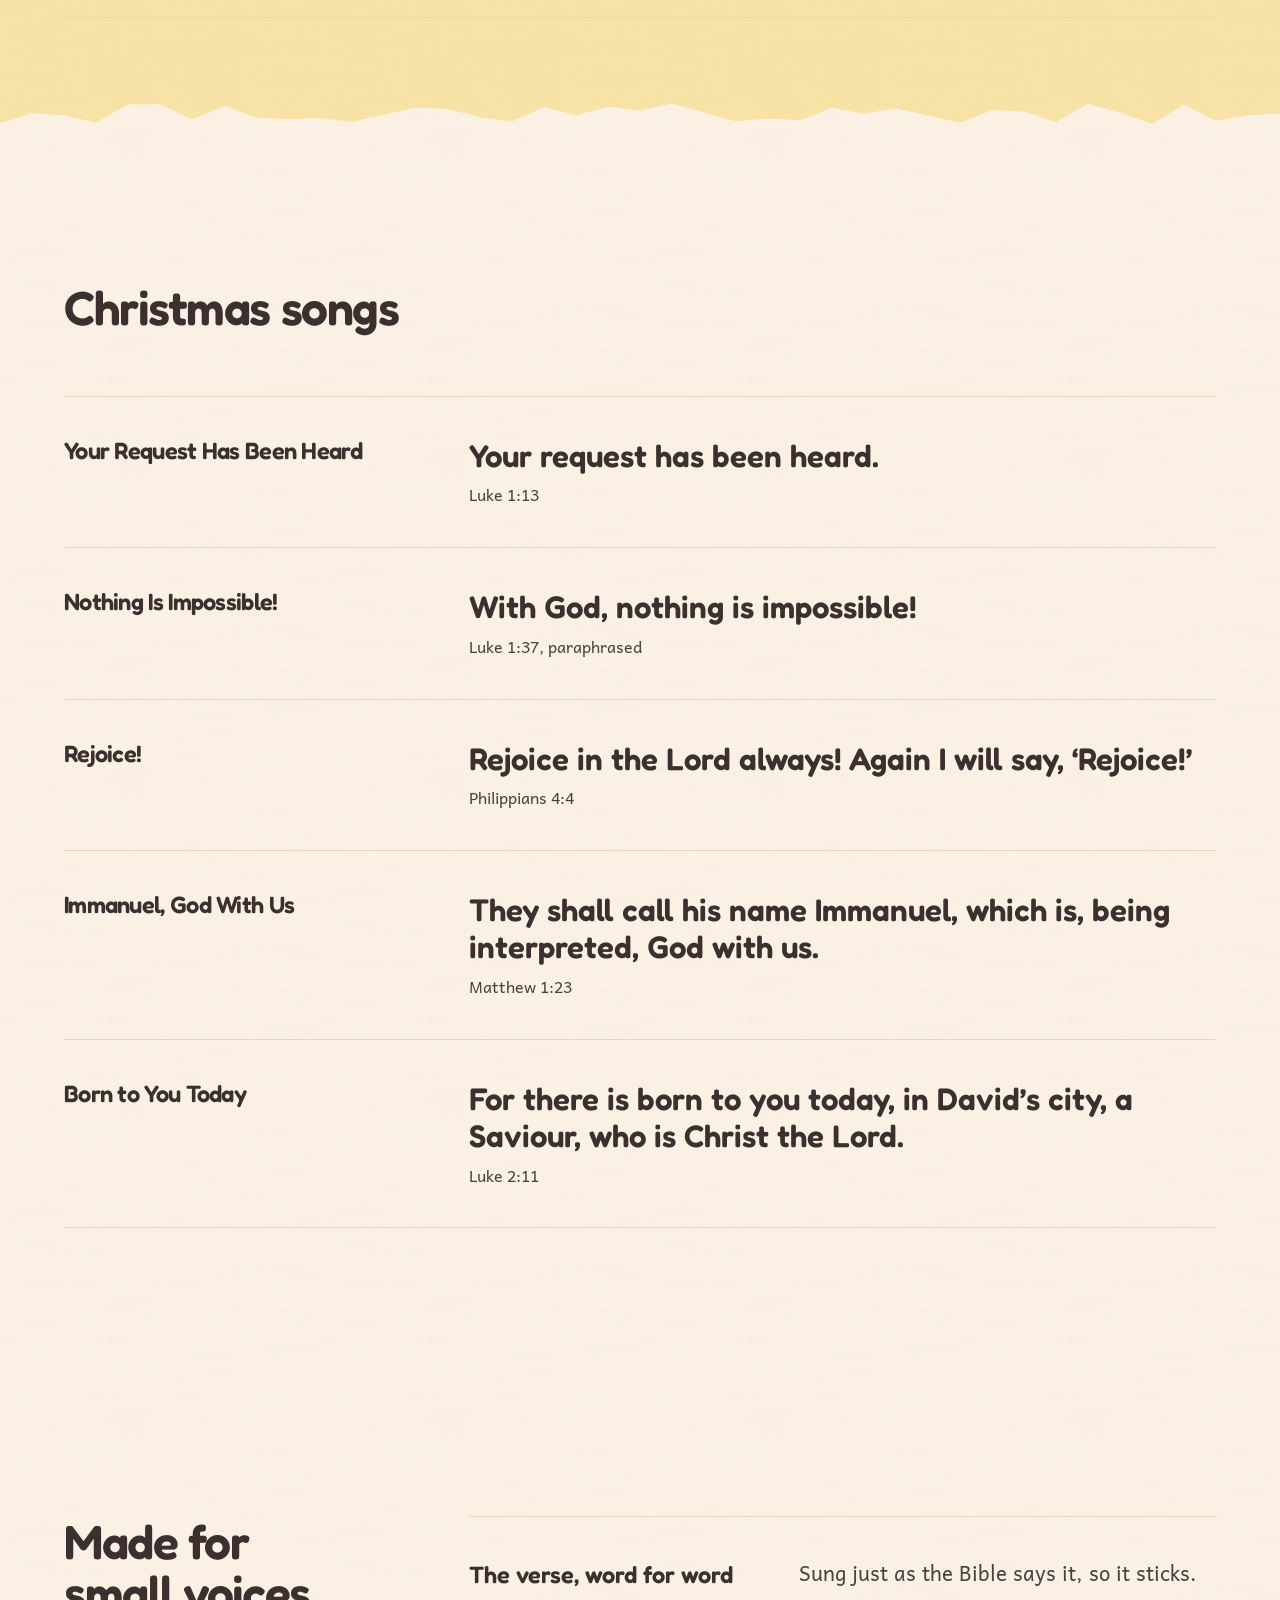
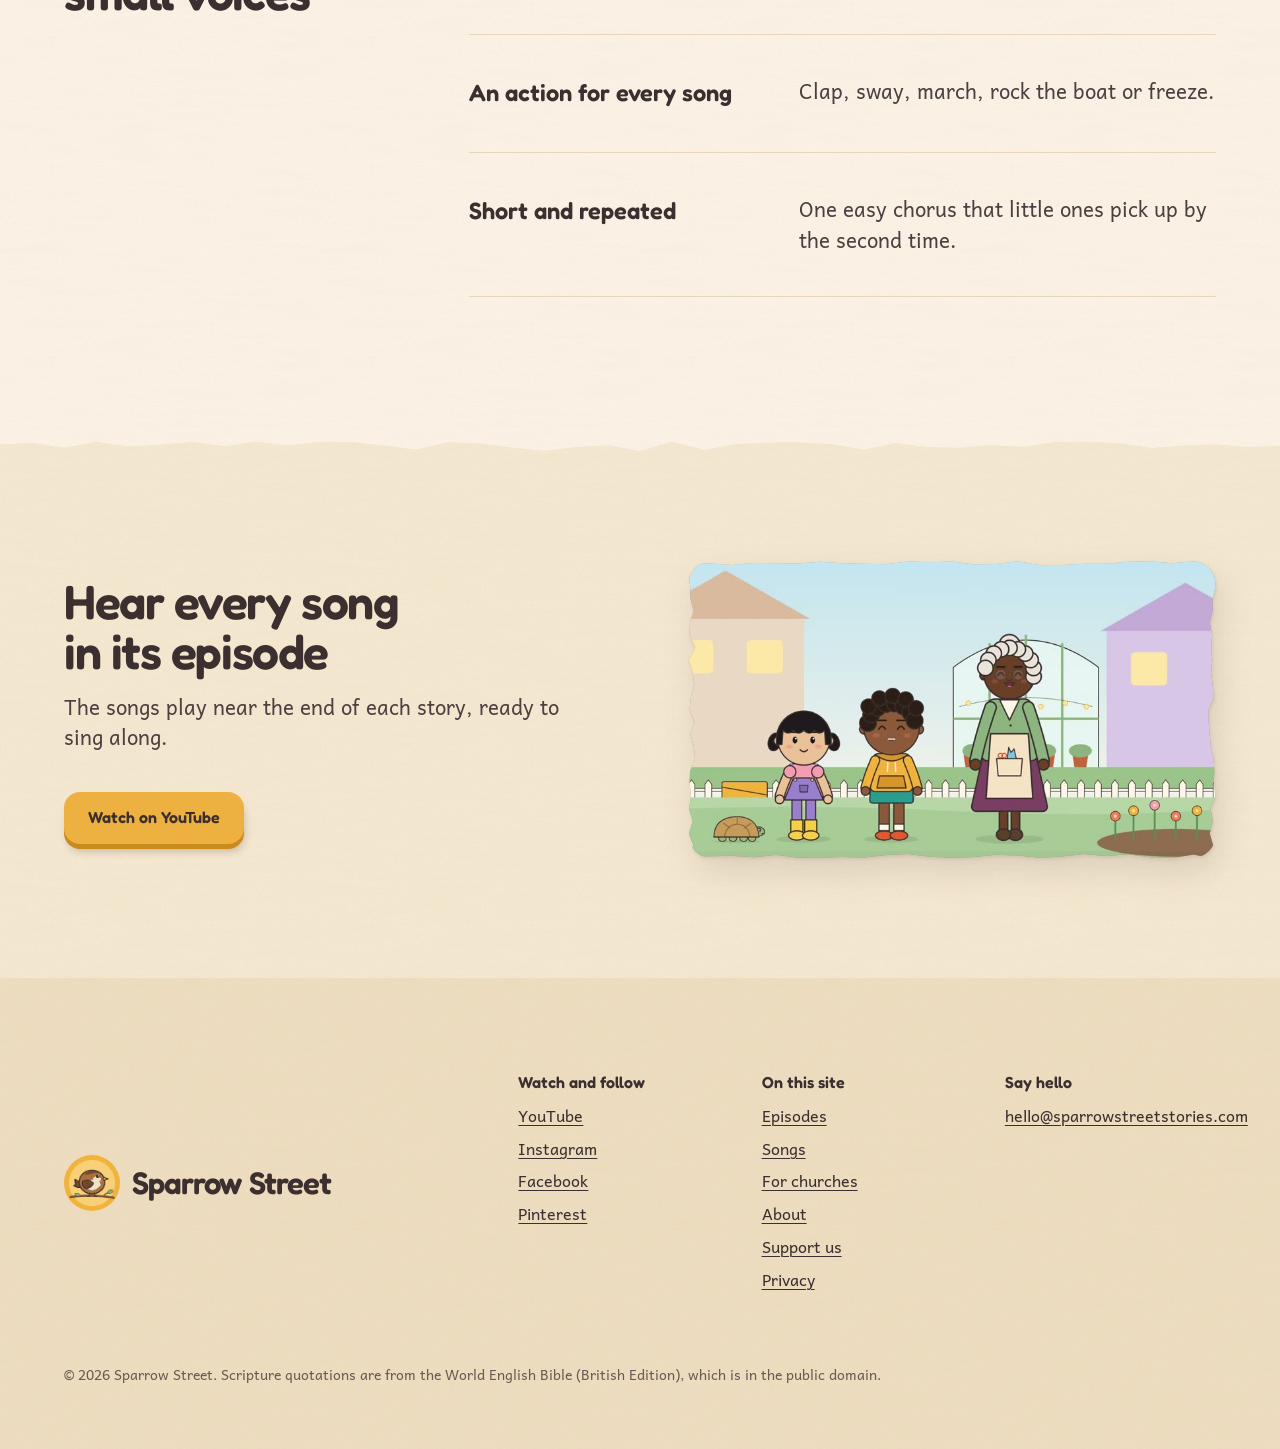
<file: docs/songs.html>
<!doctype html>
<html lang="en-GB">
<head>
<meta charset="utf-8">
<meta name="viewport" content="width=device-width, initial-scale=1">
<title>Memory Verse Songs for Kids | Sparrow Street</title>
<meta name="description" content="Original Bible memory-verse songs for toddlers and preschoolers. Each song is built on one Bible verse, sung so little ones remember it.">
<meta name="theme-color" content="#FFF6E9">
<link rel="icon" href="media/profile.png">
<link rel="stylesheet" href="site.css?v=20261114b">
<!-- seo -->
<link rel="canonical" href="https://sparrowstreetstories.com/songs">
<meta property="og:type" content="website">
<meta property="og:site_name" content="Sparrow Street">
<meta property="og:locale" content="en_GB">
<meta property="og:url" content="https://sparrowstreetstories.com/songs">
<meta property="og:title" content="Memory Verse Songs for Kids | Sparrow Street">
<meta property="og:description" content="Original Bible memory-verse songs for toddlers and preschoolers. Each song is built on one Bible verse, sung so little ones remember it.">
<meta property="og:image" content="https://sparrowstreetstories.com/img/verse-come.jpg">
<meta property="og:image:width" content="1600">
<meta property="og:image:height" content="900">
<meta name="twitter:card" content="summary_large_image">
<!-- /seo -->
</head>
<body>

<header class="nav">
  <div class="container nav__bar">
    <a class="wordmark" href="./"><img src="media/profile.png" alt="" width="40" height="40">Sparrow Street</a>
    <nav aria-label="Main">
      <ul class="nav__links">
        <li><a href="episodes">Episodes</a></li>
        <li><a href="songs" aria-current="page">Songs</a></li>
        <li><a href="churches">For churches</a></li>
        <li><a href="about">About</a></li>
        <li><a href="support">Support us</a></li>
      </ul>
    </nav>
    <a class="btn btn--primary btn--nav" href="https://www.youtube.com/@SparrowStreetStories">Watch on YouTube</a>
    <details class="menu" data-menu>
      <summary class="menu__btn">Menu</summary>
      <div class="menu__panel">
        <ul class="menu__list">
        <li><a href="episodes">Episodes</a></li>
        <li><a href="songs" aria-current="page">Songs</a></li>
        <li><a href="churches">For churches</a></li>
        <li><a href="about">About</a></li>
        <li><a href="support">Support us</a></li>
        </ul>
        <a class="btn btn--primary" href="https://www.youtube.com/@SparrowStreetStories">Watch on YouTube</a>
      </div>
    </details>
  </div>
</header>

<main>
  <section class="hero hero--page" aria-labelledby="songs-head">
    <div class="container hero__grid">
      <div class="hero__text">
        <h1 id="songs-head">Sing the memory verse.</h1>
        <p class="lead">Every episode has an original song built on one Bible verse.</p>
        <div class="actions"><a class="btn btn--primary" href="https://www.youtube.com/@SparrowStreetStories">Watch on YouTube</a></div>
      </div>
      <figure class="hero__picture sheet-photo">
        <img src="img/verse-come.jpg" srcset="img/verse-come-800.jpg 800w, img/verse-come.jpg 1600w" sizes="(max-width: 60rem) 100vw, 64vw" width="1600" height="900" alt="Ezra, Hana and their friends with arms up, singing under the memory verse card: Allow the little children to come to me! Mark 10:14" fetchpriority="high">
      </figure>
    </div>
  </section>

  <section class="songs" aria-labelledby="book-nov">
    <div class="songs__paper">
      <div class="container">
        <h2 id="book-nov">November songs</h2>
        <ol class="book">
        <li>
          <h3>Very Good!</h3>
          <blockquote><p>God saw everything that he had made, and, behold, it was very good.</p></blockquote>
          <p class="book__ref">Genesis 1:31</p>
        </li>
        <li>
          <h3>A Cheerful Giver</h3>
          <blockquote><p>God loves a cheerful giver.</p></blockquote>
          <p class="book__ref">2 Corinthians 9:7</p>
        </li>
        <li>
          <h3>Come to Me</h3>
          <blockquote><p>Allow the little children to come to me!</p></blockquote>
          <p class="book__ref">Mark 10:14</p>
        </li>
        <li>
          <h3>Peace! Be Still!</h3>
          <blockquote><p>Peace! Be still!</p></blockquote>
          <p class="book__ref">Mark 4:39</p>
        </li>
        <li>
          <h3>Stop and Help</h3>
          <blockquote><p>You shall love your neighbour as yourself.</p></blockquote>
          <p class="book__ref">Matthew 22:39</p>
        </li>
        </ol>
      </div>
    </div>
  </section>

  <section class="eps-section" aria-labelledby="book-dec">
    <div class="container">
      <h2 id="book-dec">Christmas songs</h2>
      <ol class="book">
        <li>
          <h3>Your Request Has Been Heard</h3>
          <blockquote><p>Your request has been heard.</p></blockquote>
          <p class="book__ref">Luke 1:13</p>
        </li>
        <li>
          <h3>Nothing Is Impossible!</h3>
          <blockquote><p>With God, nothing is impossible!</p></blockquote>
          <p class="book__ref">Luke 1:37, paraphrased</p>
        </li>
        <li>
          <h3>Rejoice!</h3>
          <blockquote><p>Rejoice in the Lord always! Again I will say, ‘Rejoice!’</p></blockquote>
          <p class="book__ref">Philippians 4:4</p>
        </li>
        <li>
          <h3>Immanuel, God With Us</h3>
          <blockquote><p>They shall call his name Immanuel, which is, being interpreted, God with us.</p></blockquote>
          <p class="book__ref">Matthew 1:23</p>
        </li>
        <li>
          <h3>Born to You Today</h3>
          <blockquote><p>For there is born to you today, in David’s city, a Saviour, who is Christ the Lord.</p></blockquote>
          <p class="book__ref">Luke 2:11</p>
        </li>
      </ol>
    </div>
  </section>

  <section class="churches" aria-labelledby="sing-head">
    <div class="container churches__grid">
      <h2 id="sing-head">Made for small voices</h2>
      <dl class="rows">
        <div><dt>The verse, word for word</dt><dd>Sung just as the Bible says it, so it sticks.</dd></div>
        <div><dt>An action for every song</dt><dd>Clap, sway, march, rock the boat or freeze.</dd></div>
        <div><dt>Short and repeated</dt><dd>One easy chorus that little ones pick up by the second time.</dd></div>
      </dl>
    </div>
  </section>

  <section class="close" aria-labelledby="songs-close">
    <div class="container close__grid">
      <div>
        <h2 id="songs-close">Hear every song in its episode</h2>
        <p class="lead">The songs play near the end of each story, ready to sing along.</p>
        <div class="actions"><a class="btn btn--primary" href="https://www.youtube.com/@SparrowStreetStories">Watch on YouTube</a></div>
      </div>
      <figure class="close__picture sheet-photo">
        <img src="img/garden.jpg" srcset="img/garden-800.jpg 800w, img/garden.jpg 1600w" sizes="(max-width: 60rem) 100vw, 40vw" width="1600" height="900" alt="Nana Wren waves from her garden while Hana and Ezra stand beside her" loading="lazy">
      </figure>
    </div>
  </section>
</main>

<footer class="footer">
  <div class="container footer__grid">
    <p class="footer__mark"><img src="media/profile.png" alt="" width="56" height="56">Sparrow Street</p>
    <nav aria-label="Watch and follow">
      <h2 class="footer__head">Watch and follow</h2>
      <ul>
        <li><a href="https://www.youtube.com/@SparrowStreetStories">YouTube</a></li>
        <li><a href="https://www.instagram.com/sparrowstreetstories/">Instagram</a></li>
        <li><a href="https://www.facebook.com/sparrowstreetstories/">Facebook</a></li>
        <li><a href="https://www.pinterest.com/sparrowstreetstories/">Pinterest</a></li>
      </ul>
    </nav>
    <nav aria-label="On this site">
      <h2 class="footer__head">On this site</h2>
      <ul>
        <li><a href="episodes">Episodes</a></li>
        <li><a href="songs">Songs</a></li>
        <li><a href="churches">For churches</a></li>
        <li><a href="about">About</a></li>
        <li><a href="support">Support us</a></li>
        <li><a href="privacy">Privacy</a></li>
      </ul>
    </nav>
    <div>
      <h2 class="footer__head">Say hello</h2>
      <p><a href="mailto:hello@sparrowstreetstories.com">hello@sparrowstreetstories.com</a></p>
    </div>
    <p class="footer__legal">© 2026 Sparrow Street. Scripture quotations are from the World English Bible (British Edition), which is in the public domain.</p>
  </div>
</footer>

<script>
  document.querySelectorAll('[data-menu]').forEach((m) => {
    document.addEventListener('keydown', (e) => { if (e.key === 'Escape' && m.open) { m.open = false; m.querySelector('summary').focus(); } });
    document.addEventListener('click', (e) => { if (m.open && !m.contains(e.target)) m.open = false; });
  });
</script>
</body>
</html>
</file>
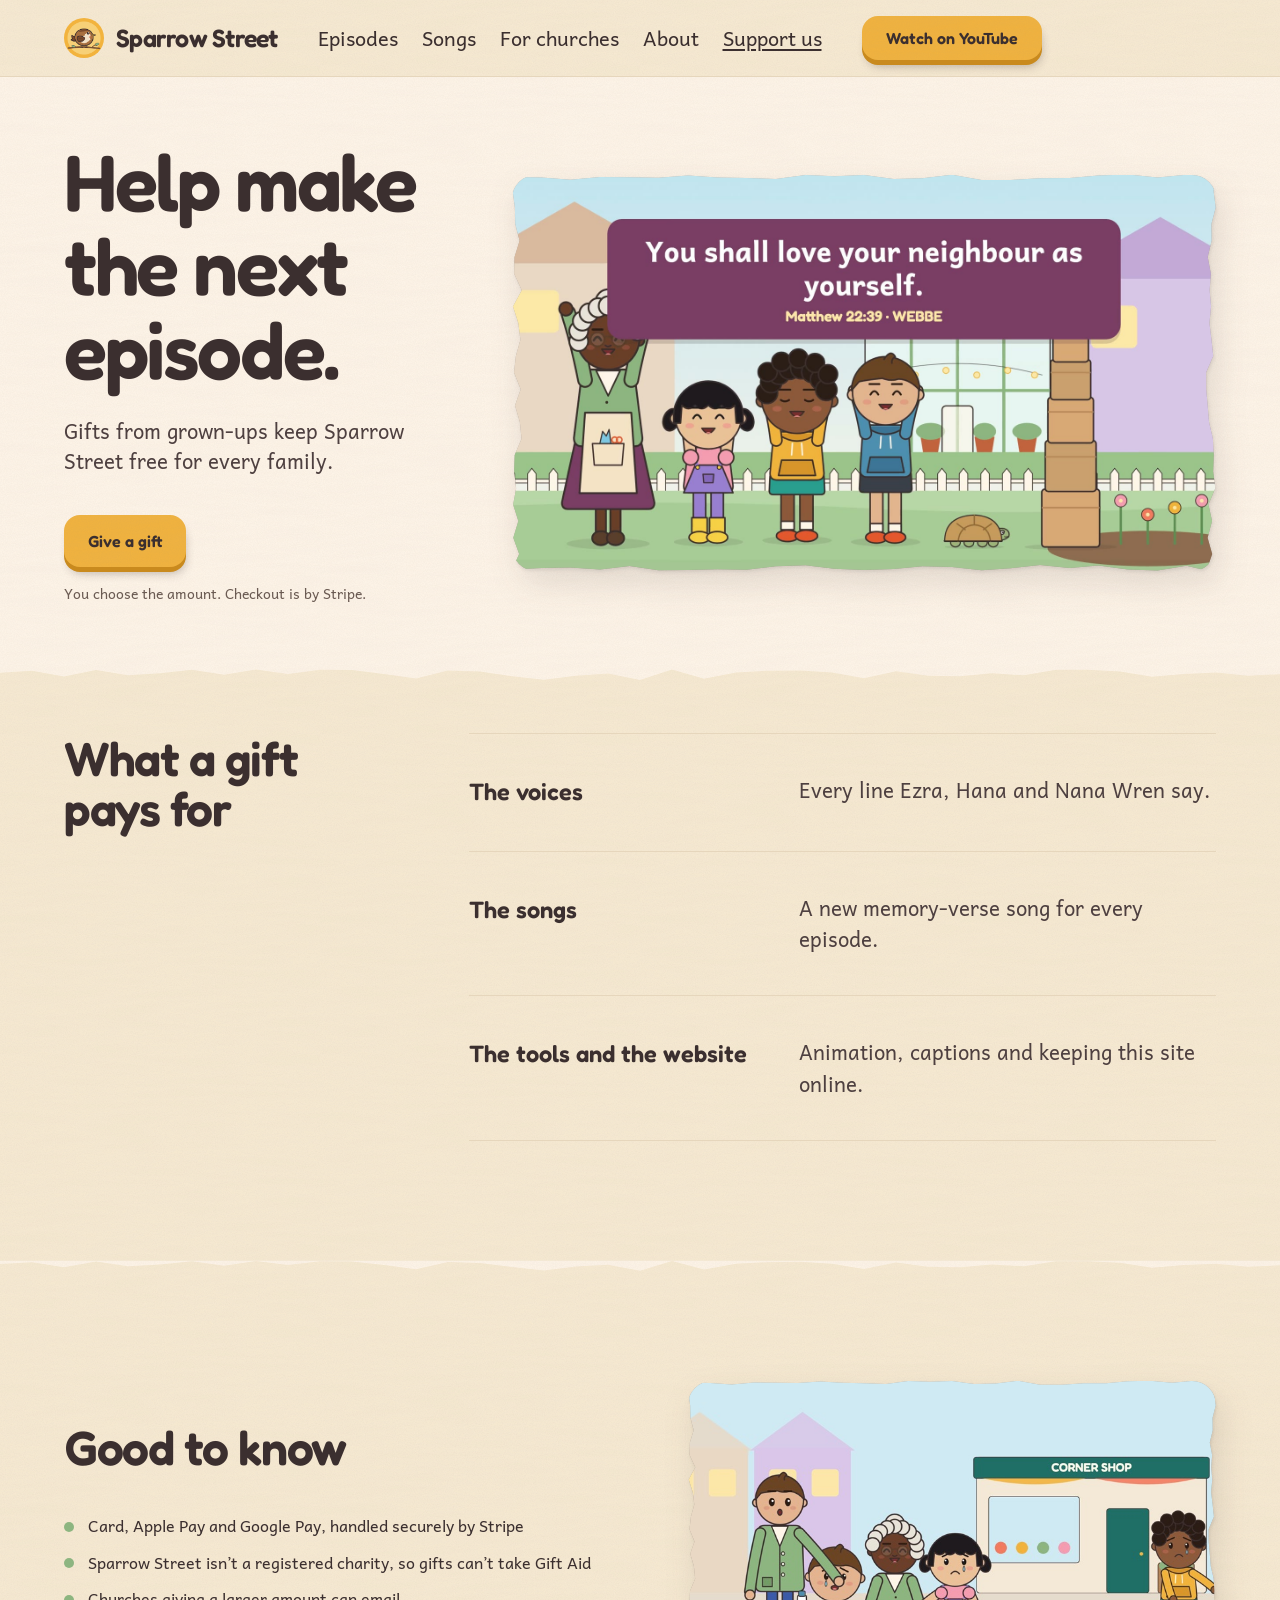
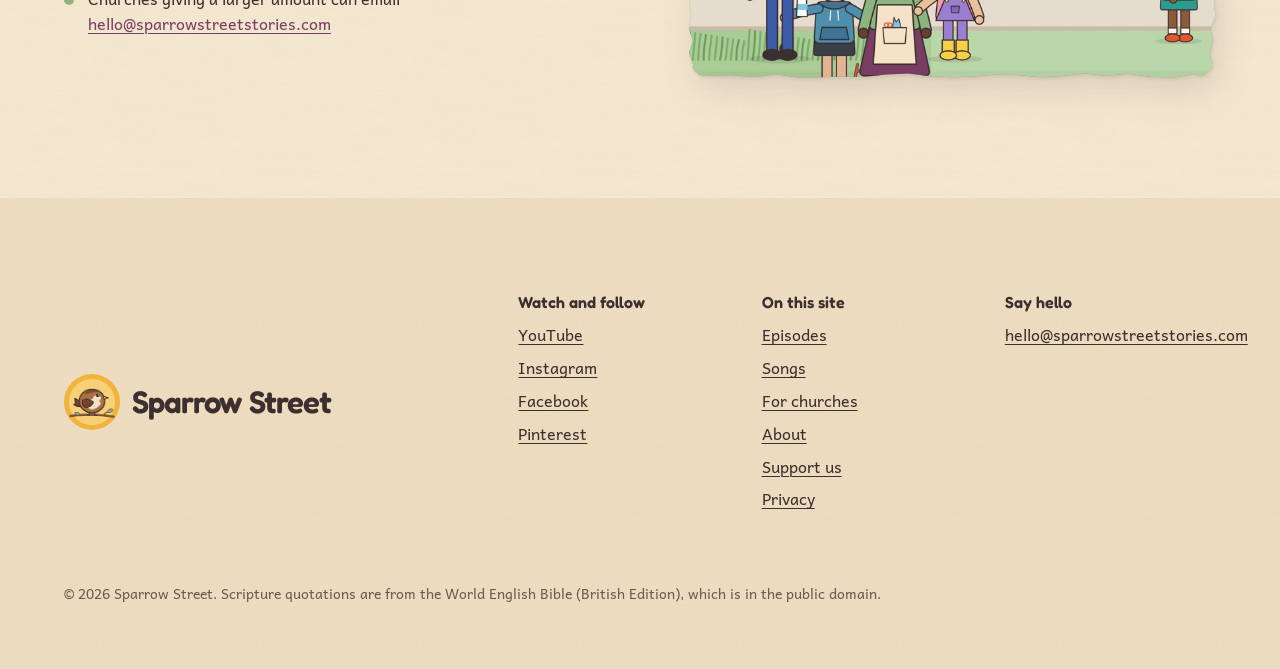
<file: docs/support.html>
<!doctype html>
<html lang="en-GB">
<head>
<meta charset="utf-8">
<meta name="viewport" content="width=device-width, initial-scale=1">
<title>Support Sparrow Street | Free Bible Stories for Kids</title>
<meta name="description" content="Gifts from grown-ups keep Sparrow Street&#x27;s animated Bible stories and songs free for every family with children aged 3 to 6.">
<meta name="theme-color" content="#FFF6E9">
<link rel="icon" href="media/profile.png">
<link rel="stylesheet" href="site.css?v=20261114b">
<!-- seo -->
<link rel="canonical" href="https://sparrowstreetstories.com/support">
<meta property="og:type" content="website">
<meta property="og:site_name" content="Sparrow Street">
<meta property="og:locale" content="en_GB">
<meta property="og:url" content="https://sparrowstreetstories.com/support">
<meta property="og:title" content="Support Sparrow Street | Free Bible Stories for Kids">
<meta property="og:description" content="Gifts from grown-ups keep Sparrow Street&#x27;s animated Bible stories and songs free for every family with children aged 3 to 6.">
<meta property="og:image" content="https://sparrowstreetstories.com/img/verse-neighbour.jpg">
<meta property="og:image:width" content="1600">
<meta property="og:image:height" content="900">
<meta name="twitter:card" content="summary_large_image">
<!-- /seo -->
</head>
<body>

<header class="nav">
  <div class="container nav__bar">
    <a class="wordmark" href="./"><img src="media/profile.png" alt="" width="40" height="40">Sparrow Street</a>
    <nav aria-label="Main">
      <ul class="nav__links">
        <li><a href="episodes">Episodes</a></li>
        <li><a href="songs">Songs</a></li>
        <li><a href="churches">For churches</a></li>
        <li><a href="about">About</a></li>
        <li><a href="support" aria-current="page">Support us</a></li>
      </ul>
    </nav>
    <a class="btn btn--primary btn--nav" href="https://www.youtube.com/@SparrowStreetStories">Watch on YouTube</a>
    <details class="menu" data-menu>
      <summary class="menu__btn">Menu</summary>
      <div class="menu__panel">
        <ul class="menu__list">
        <li><a href="episodes">Episodes</a></li>
        <li><a href="songs">Songs</a></li>
        <li><a href="churches">For churches</a></li>
        <li><a href="about">About</a></li>
        <li><a href="support" aria-current="page">Support us</a></li>
        </ul>
        <a class="btn btn--primary" href="https://www.youtube.com/@SparrowStreetStories">Watch on YouTube</a>
      </div>
    </details>
  </div>
</header>

<main>
  <section class="hero hero--support" aria-labelledby="give-head">
    <div class="container hero__grid">
      <div class="hero__text">
        <h1 id="give-head">Help make the next episode.</h1>
        <p class="lead">Gifts from grown-ups keep Sparrow Street free for every family.</p>
        <div class="actions" id="give">
          <a class="btn btn--primary" href="https://buy.stripe.com/4gMdR90gdcdvaQVg9q3wQ00" data-stripe="once">Give a gift</a>
        </div>
        <p class="give-note">You choose the amount. Checkout is by Stripe.</p>
      </div>
      <figure class="hero__picture sheet-photo">
        <img src="img/verse-neighbour.jpg" srcset="img/verse-neighbour-800.jpg 800w, img/verse-neighbour.jpg 1600w" sizes="(max-width: 60rem) 100vw, 64vw" width="1600" height="900" alt="Nana Wren, Hana, Ezra and their friend singing in the garden under the memory verse card: You shall love your neighbour as yourself. Matthew 22:39" fetchpriority="high">
      </figure>
    </div>
  </section>

  <section class="churches band-after-hero" aria-labelledby="pays-head">
    <div class="container churches__grid">
      <h2 id="pays-head">What a gift pays for</h2>
      <dl class="rows">
        <div><dt>The voices</dt><dd>Every line Ezra, Hana and Nana Wren say.</dd></div>
        <div><dt>The songs</dt><dd>A new memory-verse song for every episode.</dd></div>
        <div><dt>The tools and the website</dt><dd>Animation, captions and keeping this site online.</dd></div>
      </dl>
    </div>
  </section>

  <section class="close" aria-labelledby="small-head">
    <div class="container close__grid">
      <div>
        <h2 id="small-head">Good to know</h2>
        <ul class="facts">
          <li>Card, Apple Pay and Google Pay, handled securely by Stripe</li>
          <li>Sparrow Street isn’t a registered charity, so gifts can’t take Gift Aid</li>
          <li>Churches giving a larger amount can email <a href="mailto:hello@sparrowstreetstories.com">hello@sparrowstreetstories.com</a></li>
        </ul>
      </div>
      <figure class="close__picture sheet-photo">
        <img src="img/street.jpg" srcset="img/street-800.jpg 800w, img/street.jpg 1600w" sizes="(max-width: 60rem) 100vw, 40vw" width="1600" height="900" alt="Nana Wren with Ezra, Hana and friends outside the corner shop on Sparrow Street" loading="lazy">
      </figure>
    </div>
  </section>
</main>

<footer class="footer">
  <div class="container footer__grid">
    <p class="footer__mark"><img src="media/profile.png" alt="" width="56" height="56">Sparrow Street</p>
    <nav aria-label="Watch and follow">
      <h2 class="footer__head">Watch and follow</h2>
      <ul>
        <li><a href="https://www.youtube.com/@SparrowStreetStories">YouTube</a></li>
        <li><a href="https://www.instagram.com/sparrowstreetstories/">Instagram</a></li>
        <li><a href="https://www.facebook.com/sparrowstreetstories/">Facebook</a></li>
        <li><a href="https://www.pinterest.com/sparrowstreetstories/">Pinterest</a></li>
      </ul>
    </nav>
    <nav aria-label="On this site">
      <h2 class="footer__head">On this site</h2>
      <ul>
        <li><a href="episodes">Episodes</a></li>
        <li><a href="songs">Songs</a></li>
        <li><a href="churches">For churches</a></li>
        <li><a href="about">About</a></li>
        <li><a href="support">Support us</a></li>
        <li><a href="privacy">Privacy</a></li>
      </ul>
    </nav>
    <div>
      <h2 class="footer__head">Say hello</h2>
      <p><a href="mailto:hello@sparrowstreetstories.com">hello@sparrowstreetstories.com</a></p>
    </div>
    <p class="footer__legal">© 2026 Sparrow Street. Scripture quotations are from the World English Bible (British Edition), which is in the public domain.</p>
  </div>
</footer>

<script>
  document.querySelectorAll('[data-menu]').forEach((m) => {
    document.addEventListener('keydown', (e) => { if (e.key === 'Escape' && m.open) { m.open = false; m.querySelector('summary').focus(); } });
    document.addEventListener('click', (e) => { if (m.open && !m.contains(e.target)) m.open = false; });
  });
</script>
</body>
</html>
</file>
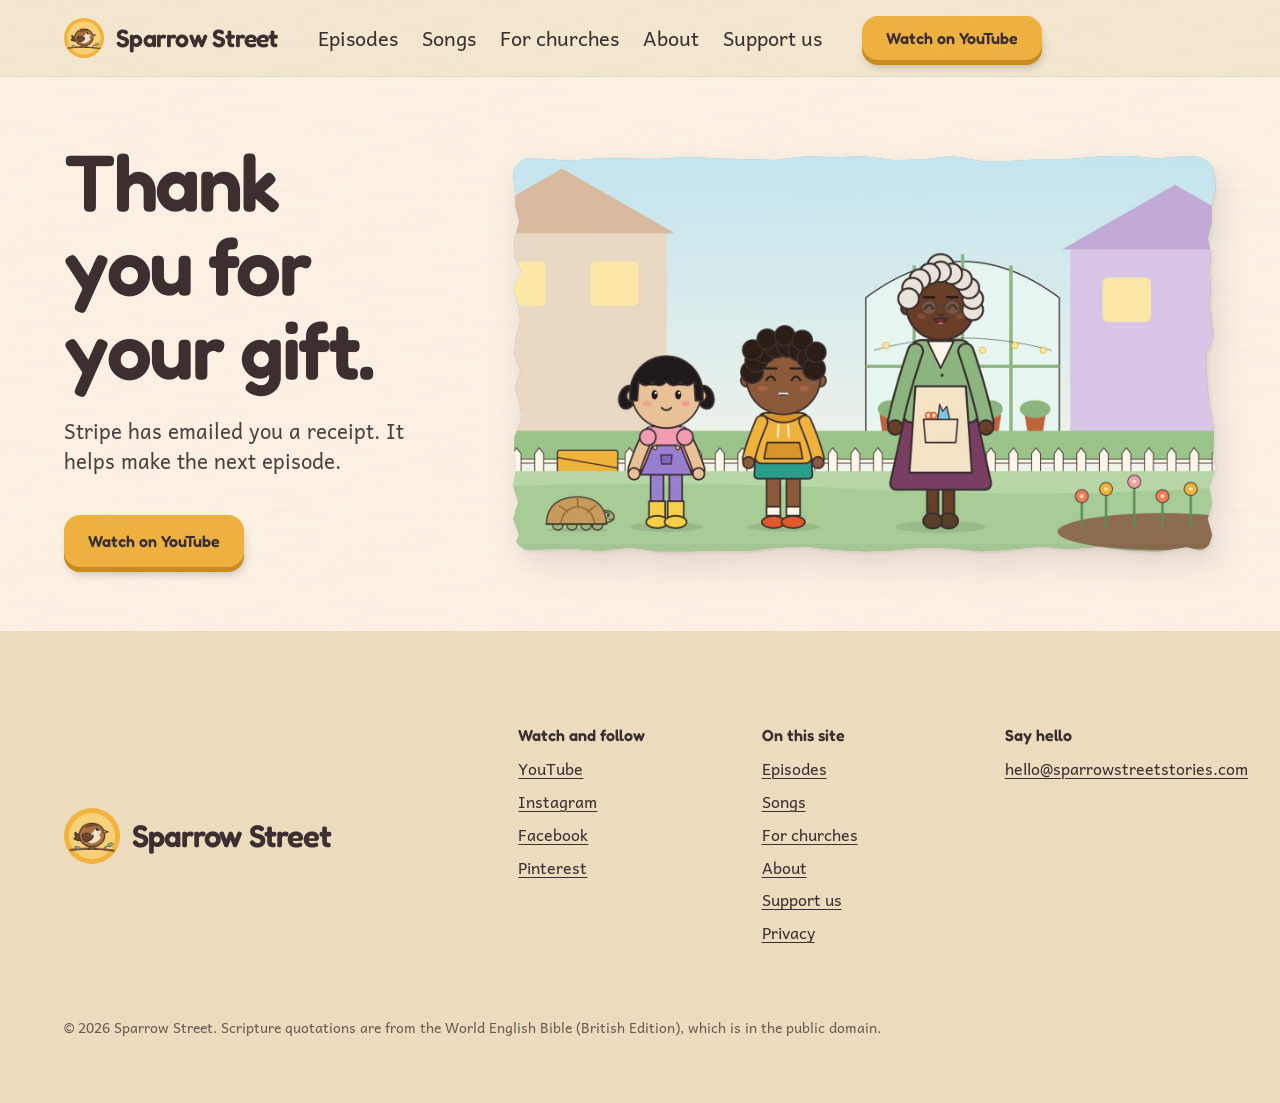
<file: docs/thank-you.html>
<!doctype html>
<html lang="en-GB">
<head>
<meta charset="utf-8">
<meta name="viewport" content="width=device-width, initial-scale=1">
<title>Thank you from Sparrow Street</title>
<meta name="description" content="Gifts from grown-ups keep Sparrow Street free for every family: Bible stories and songs for ages 3 to 6.">
<meta name="robots" content="noindex">
<meta name="theme-color" content="#FFF6E9">
<link rel="icon" href="media/profile.png">
<link rel="stylesheet" href="site.css?v=20261114b">
</head>
<body>

<header class="nav">
  <div class="container nav__bar">
    <a class="wordmark" href="./"><img src="media/profile.png" alt="" width="40" height="40">Sparrow Street</a>
    <nav aria-label="Main">
      <ul class="nav__links">
        <li><a href="episodes">Episodes</a></li>
        <li><a href="songs">Songs</a></li>
        <li><a href="churches">For churches</a></li>
        <li><a href="about">About</a></li>
        <li><a href="support">Support us</a></li>
      </ul>
    </nav>
    <a class="btn btn--primary btn--nav" href="https://www.youtube.com/@SparrowStreetStories">Watch on YouTube</a>
    <details class="menu" data-menu>
      <summary class="menu__btn">Menu</summary>
      <div class="menu__panel">
        <ul class="menu__list">
        <li><a href="episodes">Episodes</a></li>
        <li><a href="songs">Songs</a></li>
        <li><a href="churches">For churches</a></li>
        <li><a href="about">About</a></li>
        <li><a href="support">Support us</a></li>
        </ul>
        <a class="btn btn--primary" href="https://www.youtube.com/@SparrowStreetStories">Watch on YouTube</a>
      </div>
    </details>
  </div>
</header>

<main>
  <section class="hero hero--support" aria-labelledby="thanks-head">
    <div class="container hero__grid">
      <div class="hero__text">
        <h1 id="thanks-head">Thank you for your gift.</h1>
        <p class="lead">Stripe has emailed you a receipt. It helps make the next episode.</p>
        <div class="actions"><a class="btn btn--primary" href="https://www.youtube.com/@SparrowStreetStories">Watch on YouTube</a></div>
      </div>
      <figure class="hero__picture sheet-photo">
        <img src="img/garden.jpg" srcset="img/garden-800.jpg 800w, img/garden.jpg 1600w" sizes="(max-width: 60rem) 100vw, 64vw" width="1600" height="900" alt="Nana Wren waves from her garden while Hana and Ezra stand beside her" fetchpriority="high">
      </figure>
    </div>
  </section>
</main>

<footer class="footer">
  <div class="container footer__grid">
    <p class="footer__mark"><img src="media/profile.png" alt="" width="56" height="56">Sparrow Street</p>
    <nav aria-label="Watch and follow">
      <h2 class="footer__head">Watch and follow</h2>
      <ul>
        <li><a href="https://www.youtube.com/@SparrowStreetStories">YouTube</a></li>
        <li><a href="https://www.instagram.com/sparrowstreetstories/">Instagram</a></li>
        <li><a href="https://www.facebook.com/sparrowstreetstories/">Facebook</a></li>
        <li><a href="https://www.pinterest.com/sparrowstreetstories/">Pinterest</a></li>
      </ul>
    </nav>
    <nav aria-label="On this site">
      <h2 class="footer__head">On this site</h2>
      <ul>
        <li><a href="episodes">Episodes</a></li>
        <li><a href="songs">Songs</a></li>
        <li><a href="churches">For churches</a></li>
        <li><a href="about">About</a></li>
        <li><a href="support">Support us</a></li>
        <li><a href="privacy">Privacy</a></li>
      </ul>
    </nav>
    <div>
      <h2 class="footer__head">Say hello</h2>
      <p><a href="mailto:hello@sparrowstreetstories.com">hello@sparrowstreetstories.com</a></p>
    </div>
    <p class="footer__legal">© 2026 Sparrow Street. Scripture quotations are from the World English Bible (British Edition), which is in the public domain.</p>
  </div>
</footer>

<script>
  document.querySelectorAll('[data-menu]').forEach((m) => {
    document.addEventListener('keydown', (e) => { if (e.key === 'Escape' && m.open) { m.open = false; m.querySelector('summary').focus(); } });
    document.addEventListener('click', (e) => { if (m.open && !m.contains(e.target)) m.open = false; });
  });
</script>
</body>
</html>
</file>
<file: docs/site.css>
/* Hallmark · shape: Map / Diagram · genre: playful · theme: Hum (deal 1/3, seed sparrow-street-stories-animated-aa8b·1c8e3d2e·2026-11-11·r0) · job: listen · draw: bc4cf1
 * hero: Banner · nav: slab · footer: index columns · imagery: the product (stills from the episodes) · signature: the episode's cosy shape drawn as a paper road
 * axes: light/rounded-sans/chromatic-yellow · posture: full-palette · contrast: pass · fold: pass · brand: Sparrow Street (spec 2026-11-11) · v2.0.0 */
/* Hallmark · pre-emit critique: P4 H4 E4 S4 R4 V4 · weakest: P, a family page argues little; it argues the one thing parents ask (what will my child see, and is it faithful), with the episode's shape and the real season */
/* Hallmark · dismissed 77 · support.html is four sections and thank-you.html two by design: a giving page and a receipt page, each one job, merged into nothing larger */
/* Hallmark · swap · close: the draw's mailing list → the hero's action again with the release time; Sparrow Street has no mailing list and the job is watching on YouTube */
@import url("./tokens.css");
@import url("./base.css");

/* paper everywhere */
body { background: var(--grain), var(--fibre), var(--color-paper); }
h1, h2, h3 { color: var(--color-ink); }
.lead { color: var(--color-ink-2); }
a { color: var(--color-accent-2); }

/* card-stock controls */
.btn { --edge: 5px; display: inline-flex; align-items: center; justify-content: center; white-space: nowrap; min-height: 52px; padding: 0 var(--space-lg); border: 0; border-radius: var(--radius-stock); font-family: var(--font-display); font-weight: 600; font-size: var(--text-md); text-decoration: none; color: var(--color-ink); background: transparent; box-shadow: inset 0 0 0 2px var(--color-ink); transition: translate var(--dur-micro) var(--ease-snap), box-shadow var(--dur-micro) var(--ease-snap); cursor: pointer; }
.btn:not(.btn--primary):hover { background: var(--color-card); translate: none; }
.btn--primary { background: var(--grain), var(--fibre), var(--color-accent); color: var(--color-accent-ink); box-shadow: 0 var(--edge) 0 0 var(--color-accent-deep), 2px calc(var(--edge) + 4px) 10px -3px color-mix(in oklab, var(--color-ink) 32%, transparent); transition-timing-function: var(--ease-spring); }
.btn:hover { --edge: 7px; translate: 0 -2px; }
.btn:active { --edge: 1px; translate: 0 4px; }
.btn:disabled, .btn[aria-disabled="true"], .switch__opt:disabled { opacity: 0.55; cursor: not-allowed; translate: none; }
.btn:focus-visible { outline: 3px solid var(--color-focus); outline-offset: 3px; transition: none; }
.actions { display: flex; flex-wrap: wrap; gap: var(--space-md); margin-top: var(--space-xl); }

/* nav: a slab */
.nav { position: sticky; top: 0; z-index: var(--z-sticky-nav); background: var(--grain), var(--fibre), var(--color-paper-2); box-shadow: 0 1px 0 var(--color-rule); }
.nav__bar { display: flex; align-items: center; gap: var(--space-xl); min-height: 76px; }
.wordmark { display: inline-flex; align-items: center; gap: var(--space-sm); font-family: var(--font-display); font-weight: 600; font-size: var(--text-xl); color: var(--color-ink); text-decoration: none; letter-spacing: var(--tracking-display); }
.wordmark img { width: 40px; height: 40px; border-radius: var(--radius-pill); }
.nav__links { display: flex; gap: var(--space-lg); list-style: none; margin: 0 0 0 auto; padding: 0; }
.nav__links a { color: var(--color-ink); text-decoration: none; font-family: var(--font-body); font-weight: 400; font-size: var(--text-lg); white-space: nowrap; }
.nav__links a:hover { color: var(--color-accent-2); text-decoration: underline; }
.nav__links a:focus-visible, .wordmark:focus-visible { outline: 3px solid var(--color-focus); outline-offset: 4px; border-radius: var(--space-2xs); }
.btn--nav { min-height: 44px; }

/* torn paper photographs */
.sheet-photo { margin: 0; filter: var(--shadow-paper); }
.sheet-photo img { width: 100%; height: 100%; object-fit: cover; clip-path: var(--tear-photo); border-radius: var(--radius-card); }

/* hero: banner */
.hero { padding-block: var(--space-xl) var(--space-2xl); }
.hero__grid { display: grid; grid-template-columns: minmax(0, 4fr) minmax(0, 8fr); gap: var(--space-3xl); align-items: center; }
.hero h1 { max-width: 11ch; }
.hero .lead { margin-top: var(--space-lg); max-width: 30ch; }
.hero__picture { aspect-ratio: 16 / 9; }

/* the season: a switcher over an index */
.season { padding-block: var(--space-2xl) var(--section-gap); background: var(--grain), var(--fibre), var(--color-paper-2); clip-path: var(--tear-band-top); }
.season__head { display: flex; flex-wrap: wrap; align-items: end; justify-content: space-between; gap: var(--space-lg); margin-bottom: var(--space-2xl); }
.switch { display: inline-flex; gap: var(--space-xs); padding: var(--space-2xs); border-radius: var(--radius-pill); background: var(--color-paper-3); }
.switch__opt { min-height: 44px; padding: 0 var(--space-lg); border: 0; border-radius: var(--radius-pill); background: transparent; color: var(--color-ink); font-family: var(--font-body); font-weight: 400; cursor: pointer; transition: background-color var(--dur-micro) var(--ease-snap), color var(--dur-micro) var(--ease-snap); }
.switch__opt:hover { background: var(--color-card); }
.switch__opt[aria-pressed="true"] { background: var(--color-ink); color: var(--color-paper); }
.switch__opt:focus-visible { outline: 3px solid var(--color-focus); outline-offset: 2px; transition: none; }
.switch__opt:active { translate: 0 1px; }
.index { width: 100%; border-collapse: collapse; }
.index th, .index td { text-align: left; padding: var(--space-md) var(--space-md) var(--space-md) 0; border-bottom: 1px solid var(--color-rule); vertical-align: baseline; }
.index thead th { font-family: var(--font-body); font-weight: 400; font-size: var(--text-sm); color: var(--color-muted); padding-bottom: var(--space-sm); }
.index tbody th { font-family: var(--font-display); font-weight: 600; font-size: var(--text-title); }
.index tbody td { color: var(--color-ink-2); white-space: nowrap; }
.index tbody td:first-child { width: 22%; font-variant-numeric: tabular-nums; }
.index tbody td:last-child { width: 26%; }
.index__lead th { font-size: var(--text-section); }
.index__lead td, .index__lead th { padding-block: var(--space-lg); }

/* the shape: a map along a paper road */
.shape { padding-block: var(--section-gap); }
.shape__lead { margin-top: var(--space-md); }
.map { position: relative; margin-top: var(--space-2xl); min-height: 470px; }
.map__road { position: absolute; inset: 40px 0 auto 0; width: 100%; height: 260px; }
.map__road path { fill: none; stroke: var(--color-sand); stroke-width: 34; stroke-linecap: round; }
.map__stops { position: relative; list-style: none; margin: 0; padding: 0; display: grid; grid-template-columns: repeat(5, minmax(0, 1fr)); gap: var(--gap-columns); }
.map__stops li { position: relative; padding: var(--space-lg); border-radius: var(--radius-card); background: var(--grain), var(--fibre), var(--color-card); filter: var(--shadow-paper); }
.map__stops li:nth-child(1) { translate: 0 170px; }
.map__stops li:nth-child(2) { translate: 0 40px; }
.map__stops li:nth-child(3) { translate: 0 120px; background: var(--grain), var(--fibre), var(--color-butter); }
.map__stops li:nth-child(4) { translate: 0 190px; }
.map__stops li:nth-child(5) { translate: 0 30px; }
.map__stops time { display: block; font-family: var(--font-display); font-weight: 600; font-size: var(--text-2xl); color: var(--color-accent-2); font-variant-numeric: tabular-nums; }
.map__stops h3 { margin-top: var(--space-xs); }
.map__stops p { margin-top: var(--space-xs); color: var(--color-ink-2); }

/* the story nook: a split */
.nook { padding-block: var(--section-gap-s) var(--section-gap); }
.nook__grid { display: grid; grid-template-columns: minmax(0, 7fr) minmax(0, 5fr); gap: var(--space-3xl); align-items: center; }
.nook__picture { aspect-ratio: 16 / 9; }
.nook .lead { margin-top: var(--space-md); }
.facts { list-style: none; margin: var(--space-xl) 0 0; padding: 0; display: grid; gap: var(--space-sm); }
.facts li { padding-left: var(--space-lg); position: relative; }
.facts li::before { content: ""; position: absolute; left: 0; top: 0.55em; width: 10px; height: 10px; border-radius: var(--radius-pill); background: var(--color-mint); }

/* songs: a rail on a pear field */
.songs__paper { padding-block: var(--section-gap-s); background: var(--grain), var(--fibre), var(--color-butter); clip-path: var(--tear-band-bottom); }
.songs .lead { margin-top: var(--space-md); }
.rail-wrap { margin-top: var(--space-2xl); }
.rail { display: grid; grid-auto-flow: column; grid-auto-columns: minmax(240px, 23%); gap: var(--gap-columns); overflow-x: auto; scroll-snap-type: x mandatory; list-style: none; margin: 0; padding: 0 0 var(--space-lg); }
.rail:focus-visible { outline: 3px solid var(--color-focus); outline-offset: 4px; }
.rail li { scroll-snap-align: start; }
.rail img { width: 100%; aspect-ratio: 4 / 5; object-fit: cover; border-radius: var(--radius-stock); filter: var(--shadow-paper); }
.rail h3 { margin-top: var(--space-md); }
.rail p { color: var(--color-ink-2); }

/* churches: rows */
.churches { padding-block: var(--section-gap); }
.churches__grid { display: grid; grid-template-columns: minmax(0, 4fr) minmax(0, 8fr); gap: var(--gap-columns); align-items: start; }
.rows { margin: 0; }
.rows > div { display: grid; grid-template-columns: minmax(0, 5fr) minmax(0, 7fr); gap: var(--gap-columns); padding-block: var(--space-xl); border-top: 1px solid var(--color-rule); }
.rows > div:last-child { border-bottom: 1px solid var(--color-rule); }
.rows dt { font-family: var(--font-display); font-weight: 600; font-size: var(--text-title); }
.rows dd { margin: 0; color: var(--color-ink-2); font-size: var(--text-lead); }

/* close: the action again */
.close { padding-block: var(--section-gap-s); background: var(--grain), var(--fibre), var(--color-paper-2); clip-path: var(--tear-band-top); }
.close__grid { display: grid; grid-template-columns: minmax(0, 6fr) minmax(0, 6fr); gap: var(--space-3xl); align-items: center; }
.close .lead { margin-top: var(--space-md); }
.close__picture { aspect-ratio: 16 / 9; }

/* footer: index columns */
.footer { padding-block: var(--space-3xl) var(--space-2xl); background: var(--grain), var(--fibre), var(--color-paper-3); }
.footer__grid { display: grid; grid-template-columns: minmax(0, 4fr) repeat(3, minmax(0, 2fr)); gap: var(--gap-columns); }
.footer__mark { display: flex; align-items: center; gap: var(--space-sm); font-family: var(--font-display); font-weight: 600; font-size: var(--text-2xl); letter-spacing: var(--tracking-display); }
.footer__mark img { border-radius: var(--radius-pill); }
.footer__head { font-family: var(--font-display); font-weight: 600; font-size: var(--text-md); letter-spacing: 0; margin-bottom: var(--space-sm); }
.footer ul { list-style: none; margin: 0; padding: 0; display: grid; gap: var(--space-xs); }
.footer a { color: var(--color-ink); }
.footer a:hover { color: var(--color-accent-2); }
.footer a:focus-visible { outline: 3px solid var(--color-focus); outline-offset: 3px; }
.footer__legal { grid-column: 1 / -1; margin-top: var(--space-xl); font-size: var(--text-sm); color: var(--color-muted); }

/* phones and tablets */
@media (max-width: 60rem) {
  .nav__links { display: none; }
  .nav__bar { justify-content: space-between; }
  .hero__grid, .nook__grid, .close__grid, .churches__grid { grid-template-columns: minmax(0, 1fr); gap: var(--space-xl); }
  .hero { padding-block: var(--space-xl) var(--space-2xl); }
  .map { min-height: 0; }
  .map__road { display: none; }
  .map__stops { grid-template-columns: minmax(0, 1fr); }
  .map__stops li:nth-child(n) { translate: none; }
  .rows > div { grid-template-columns: minmax(0, 1fr); gap: var(--space-xs); }
  .rail { grid-auto-columns: minmax(220px, 70%); }
  .footer__grid { grid-template-columns: repeat(2, minmax(0, 1fr)); }
  .footer__mark { grid-column: 1 / -1; }
  .index tbody td:last-child, .index thead th:last-child { display: none; }
  .index__lead th { font-size: var(--text-title); }
}
@media (max-width: 40rem) {
  .btn--nav { padding: 0 var(--space-md); }
  .wordmark { font-size: var(--text-lg); }
  .index tbody td { white-space: normal; }
}
@media (prefers-reduced-motion: reduce) {
  .btn, .switch__opt { transition: none; }
  .btn:hover, .btn:active { translate: none; }
}

/* support page */
.hero--support { padding-block: var(--space-2xl); }
.band-after-hero { padding-block: var(--space-2xl) var(--section-gap-s); background: var(--grain), var(--fibre), var(--color-paper-2); clip-path: var(--tear-band-top); }
.give-note { margin-top: var(--space-md); color: var(--color-muted); font-size: var(--text-sm); }
.fill { display: inline-block; padding: var(--space-xs) var(--space-md); border: 1px dashed var(--color-muted); border-radius: var(--space-xs); color: var(--color-muted); }
.btn[aria-disabled="true"] { pointer-events: none; }
.nav__links a[aria-current="page"] { text-decoration: underline; text-decoration-thickness: 2px; }

/* inner pages: episodes, songs, for churches, about */
.hero--page { padding-block: var(--space-xl) var(--space-2xl); }
.section__lead { margin-top: var(--space-md); max-width: 44ch; }
.eps-section { padding-block: var(--section-gap); }
.eps { list-style: none; margin: var(--space-2xl) 0 0; padding: 0; display: grid; grid-template-columns: repeat(3, minmax(0, 1fr)); gap: var(--space-2xl) var(--gap-columns); }
.eps li:first-child { grid-column: span 2; grid-row: span 2; }
.eps li:first-child h3 { font-size: var(--text-section); }
.eps img { width: 100%; aspect-ratio: 16 / 9; object-fit: cover; border-radius: var(--radius-stock); filter: var(--shadow-paper); }
.eps__date { margin-top: var(--space-md); color: var(--color-accent-2); font-variant-numeric: tabular-nums; }
.eps h3 { margin-top: var(--space-2xs); }
.eps h3 + p { color: var(--color-ink-2); }
.index--soon { margin-top: var(--section-gap-s); }
.soon__cap { caption-side: top; text-align: left; font-family: var(--font-display); font-weight: 600; font-size: var(--text-title); color: var(--color-ink); padding-bottom: var(--space-md); }

.book { list-style: none; margin: var(--space-2xl) 0 0; padding: 0; }
.book li { display: grid; grid-template-columns: minmax(0, 4fr) minmax(0, 8fr); grid-template-rows: auto auto; gap: var(--space-xs) var(--gap-columns); padding-block: var(--space-xl); border-top: 1px solid var(--color-rule); }
.book li:last-child { border-bottom: 1px solid var(--color-rule); }
.book h3 { grid-row: 1 / 3; }
.book blockquote { margin: 0; font-family: var(--font-display); font-weight: 600; font-size: var(--text-2xl); line-height: 1.2; color: var(--color-ink); overflow-wrap: break-word; min-width: 0; }
.book__ref { color: var(--color-ink-2); }

.steps { list-style: none; margin: var(--space-2xl) 0 0; padding: 0; display: grid; grid-template-columns: repeat(4, minmax(0, 1fr)); gap: var(--gap-columns); counter-reset: step; }
.steps li { counter-increment: step; padding: var(--space-lg); border-radius: var(--radius-card); background: var(--grain), var(--fibre), var(--color-card); filter: var(--shadow-paper); }
.steps li::before { content: counter(step); display: block; font-family: var(--font-display); font-weight: 600; font-size: var(--text-2xl); color: var(--color-accent-2); }
.steps h3 { margin-top: var(--space-xs); }
.steps p { margin-top: var(--space-xs); color: var(--color-ink-2); }
.close--plain .lead { max-width: 44ch; }

/* phone menu: a paper drop-down, works without scripting */
.menu { display: none; position: static; }
.menu__btn { list-style: none; display: inline-flex; align-items: center; min-height: 44px; padding: 0 var(--space-lg); border-radius: var(--radius-stock); box-shadow: inset 0 0 0 2px var(--color-ink); font-family: var(--font-display); font-weight: 600; font-size: var(--text-md); color: var(--color-ink); cursor: pointer; user-select: none; transition: background-color var(--dur-micro) var(--ease-snap); }
.menu__btn::-webkit-details-marker { display: none; }
.menu__btn:hover { background: var(--color-card); }
.menu__btn:active { translate: 0 1px; }
.menu__btn:focus-visible { outline: 3px solid var(--color-focus); outline-offset: 3px; transition: none; }
.menu[open] .menu__btn { background: var(--color-ink); color: var(--color-paper); }
.menu__panel { position: absolute; inset: 100% 0 auto 0; z-index: var(--z-dropdown); padding: var(--space-md) var(--gutter) var(--space-xl); background: var(--grain), var(--fibre), var(--color-paper-2); box-shadow: 0 1px 0 var(--color-rule), 0 16px 24px -16px color-mix(in oklab, var(--color-ink) 30%, transparent); }
.menu__list { list-style: none; margin: 0 0 var(--space-lg); padding: 0; }
.menu__list a { display: block; padding-block: var(--space-sm); border-bottom: 1px solid var(--color-rule); font-family: var(--font-display); font-weight: 600; font-size: var(--text-xl); color: var(--color-ink); text-decoration: none; }
.menu__list a:hover, .menu__list a[aria-current="page"] { color: var(--color-accent-2); }
.menu__list a:focus-visible { outline: 3px solid var(--color-focus); outline-offset: 2px; }
.nav { position: sticky; }
.nav__bar { position: relative; }

@media (max-width: 70rem) {
  .nav__links { gap: var(--space-md); }
  .nav__links a { font-size: var(--text-md); }
}
@media (max-width: 60rem) {
  .menu { display: block; }
  .nav__bar { gap: var(--space-sm); }
  .btn--nav { margin-left: auto; }
  .eps, .steps { grid-template-columns: repeat(2, minmax(0, 1fr)); }
  .book li { grid-template-columns: minmax(0, 1fr); }
  .book h3 { grid-row: auto; }
}
@media (max-width: 40rem) {
  .btn--nav { display: none; }
  .menu { margin-left: auto; }
  .eps, .steps { grid-template-columns: minmax(0, 1fr); }
  .eps li:first-child { grid-column: auto; grid-row: auto; }
  .eps li:first-child h3 { font-size: var(--text-title); }
  .book blockquote { font-size: var(--text-xl); }
  .index--soon td:last-child, .index--soon th:last-child { display: table-cell; }
}
@media (prefers-reduced-motion: reduce) {
  .menu__btn { transition: none; }
  .menu__btn:active { translate: none; }
}
.menu:not([open]) .menu__panel { display: none; }
@media (max-width: 24rem) {
  .footer__grid { grid-template-columns: minmax(0, 1fr); }
}
.eps { grid-template-columns: repeat(4, minmax(0, 1fr)); }
.hero--page h1 { max-width: 13ch; }
@media (max-width: 60rem) {
  .eps { grid-template-columns: repeat(2, minmax(0, 1fr)); }
  .eps li:first-child { grid-row: auto; }
}
@media (max-width: 40rem) { .eps { grid-template-columns: minmax(0, 1fr); } }

/* the January 2027 notice: shown by script from 26 Dec 2026 to 31 Jan 2027 */
.notice { background: var(--color-butter); color: var(--color-ink); border-bottom: 1px solid var(--color-rule); }
.notice__inner { display: flex; flex-wrap: wrap; align-items: baseline; gap: var(--space-xs) var(--space-lg); padding-block: var(--space-sm); }
.notice p { margin: 0; max-width: 60ch; }
.notice a { color: var(--color-ink); text-decoration: underline; }
.notice a:focus-visible { outline: 3px solid var(--color-focus); outline-offset: 2px; }
.switch { flex-wrap: wrap; }
@media (max-width: 30rem) {
  .switch { display: grid; grid-template-columns: repeat(3, minmax(0, 1fr)); width: 100%; border-radius: var(--radius-card); }
  .switch__opt { padding: var(--space-2xs) var(--space-xs); border-radius: var(--radius-input); font-size: var(--text-sm); line-height: 1.2; }
}


/* Live episodes: the picture opens the video on YouTube once it has gone live (live.js) */
.eps__watch { position: relative; display: block; border-radius: var(--radius-stock); }
.eps__watch img { display: block; transition: transform 0.2s var(--ease-spring, ease-out); }
.eps__watch:hover img { transform: translateY(-3px); }
.eps__watch:focus-visible { outline: 3px solid var(--color-focus); outline-offset: 4px; }
.eps__play { position: absolute; right: var(--space-sm); bottom: var(--space-sm); width: 2.75rem; height: 2.75rem; border-radius: 50%; background: var(--color-accent); box-shadow: 0 3px 0 0 var(--color-accent-deep); transition: transform 0.2s var(--ease-spring, ease-out); }
.eps__play::before { content: ""; position: absolute; left: 55%; top: 50%; transform: translate(-50%, -50%); border-style: solid; border-width: 0.5rem 0 0.5rem 0.8rem; border-color: transparent transparent transparent var(--color-accent-ink); }
.eps__watch:hover .eps__play { transform: scale(1.08); }
.eps li:first-child .eps__play { right: var(--space-md); bottom: var(--space-md); width: 3.75rem; height: 3.75rem; }
.eps li:first-child .eps__play::before { border-width: 0.7rem 0 0.7rem 1.1rem; }
.index th a { color: inherit; text-decoration: underline; text-decoration-color: var(--color-accent-2); text-underline-offset: 0.16em; }
.index th a:hover { color: var(--color-accent-2); }
.index th a:focus-visible { outline: 3px solid var(--color-focus); outline-offset: 2px; }
@media (prefers-reduced-motion: reduce) { .eps__watch img, .eps__play { transition: none; } .eps__watch:hover img, .eps__watch:hover .eps__play { transform: none; } }

/* The hero headline scales with its own column, so "little ones." never breaks inside a word on mid-size screens */
.hero__text { container-type: inline-size; }
.hero h1 { font-size: min(var(--text-display), 24cqi); }
.hero--page h1 { font-size: min(var(--text-display), 21cqi); }
</file>
<file: docs/style.css>
:root { --bg:#FFF6E9; --ink:#3B2F2F; --plum:#7A3E65; --sun:#F2B33D; --muted:#6E5F57; }
@media (prefers-color-scheme: dark) { :root { --bg:#221B19; --ink:#F6EBDD; --plum:#D69AC2; --muted:#C7B6A6; } }
body { background:var(--bg); color:var(--ink); font-family:"Andika","Gill Sans","Segoe UI",sans-serif; line-height:1.6; margin:0; padding:32px 16px 64px; }
main { max-width:720px; margin:0 auto; }
h1,h2 { font-family:"Fredoka","Avenir Next","Trebuchet MS",sans-serif; }
h1 { font-size:36px; margin:12px 0 4px; } h2 { font-size:22px; margin-top:28px; color:var(--plum); }
img.logo { width:96px; height:96px; border-radius:50%; }
a { color:var(--plum); } .muted { color:var(--muted); font-size:14px; }
</file>
